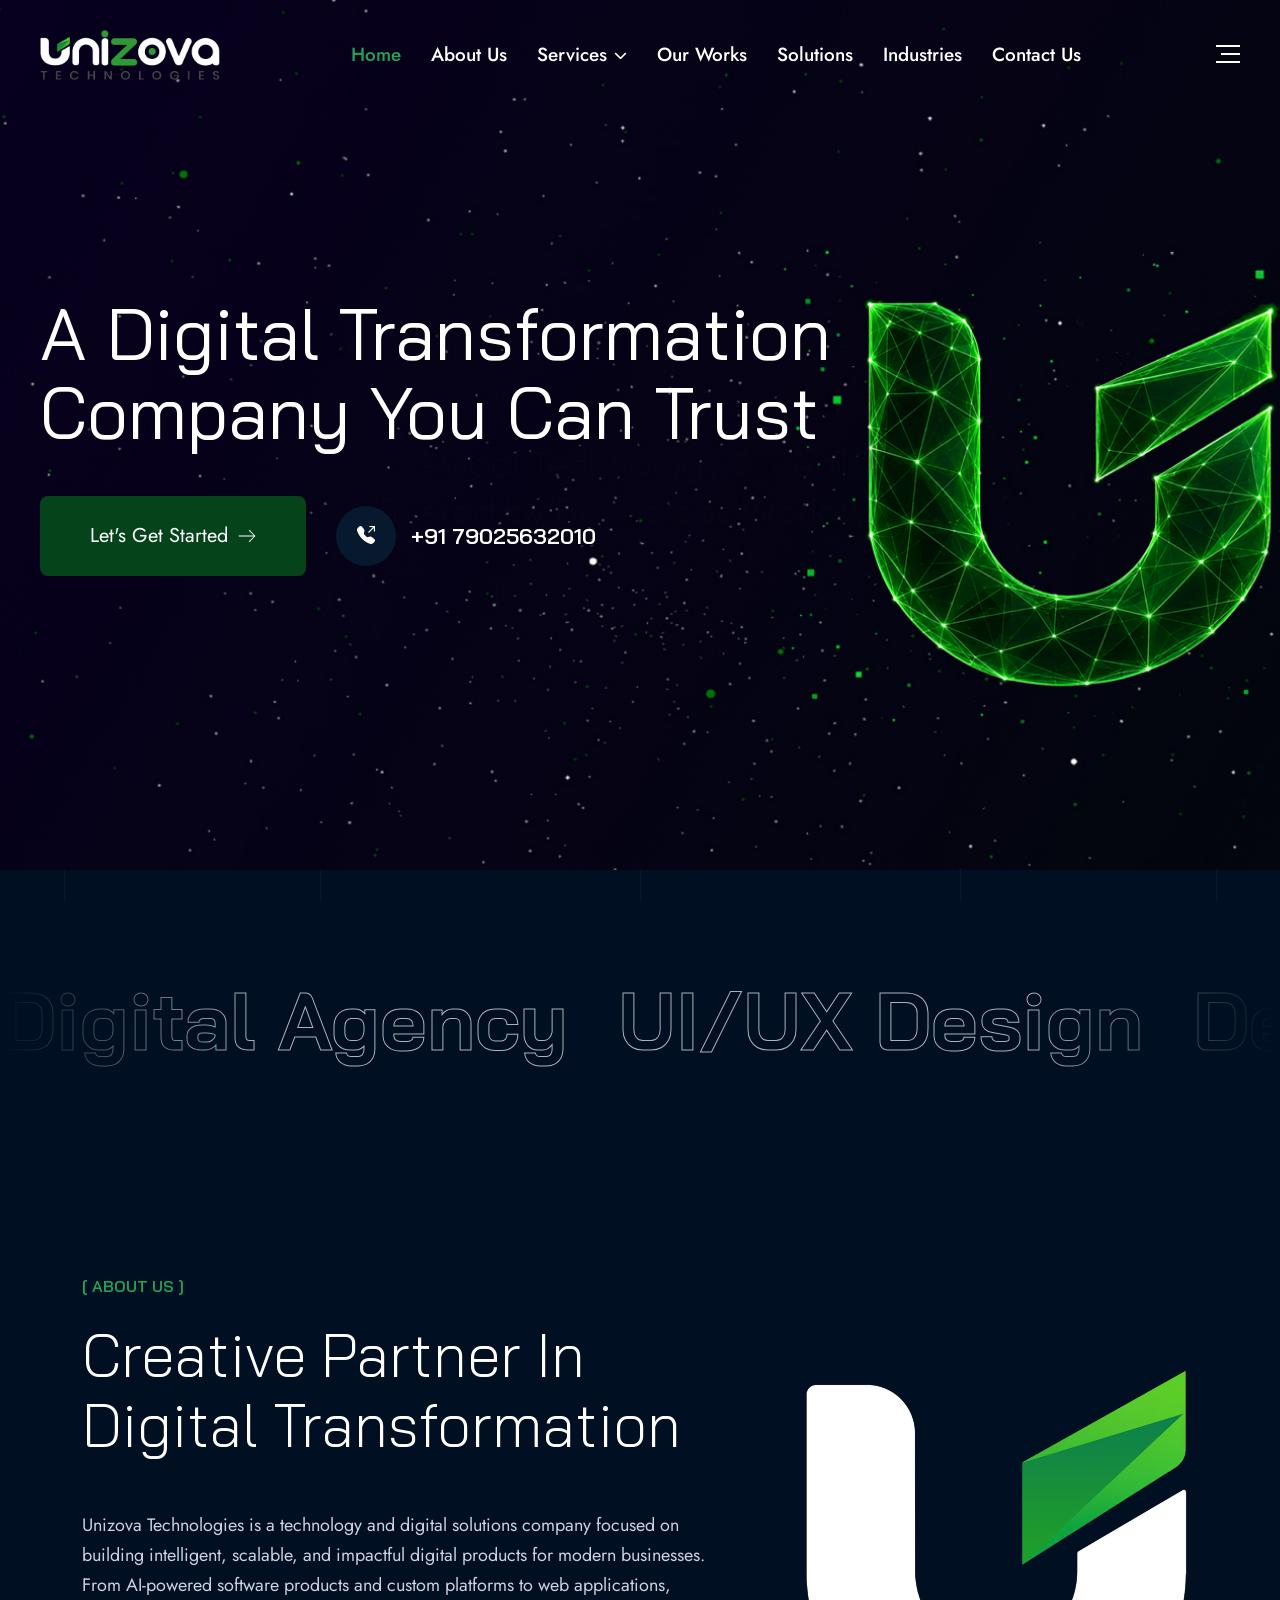
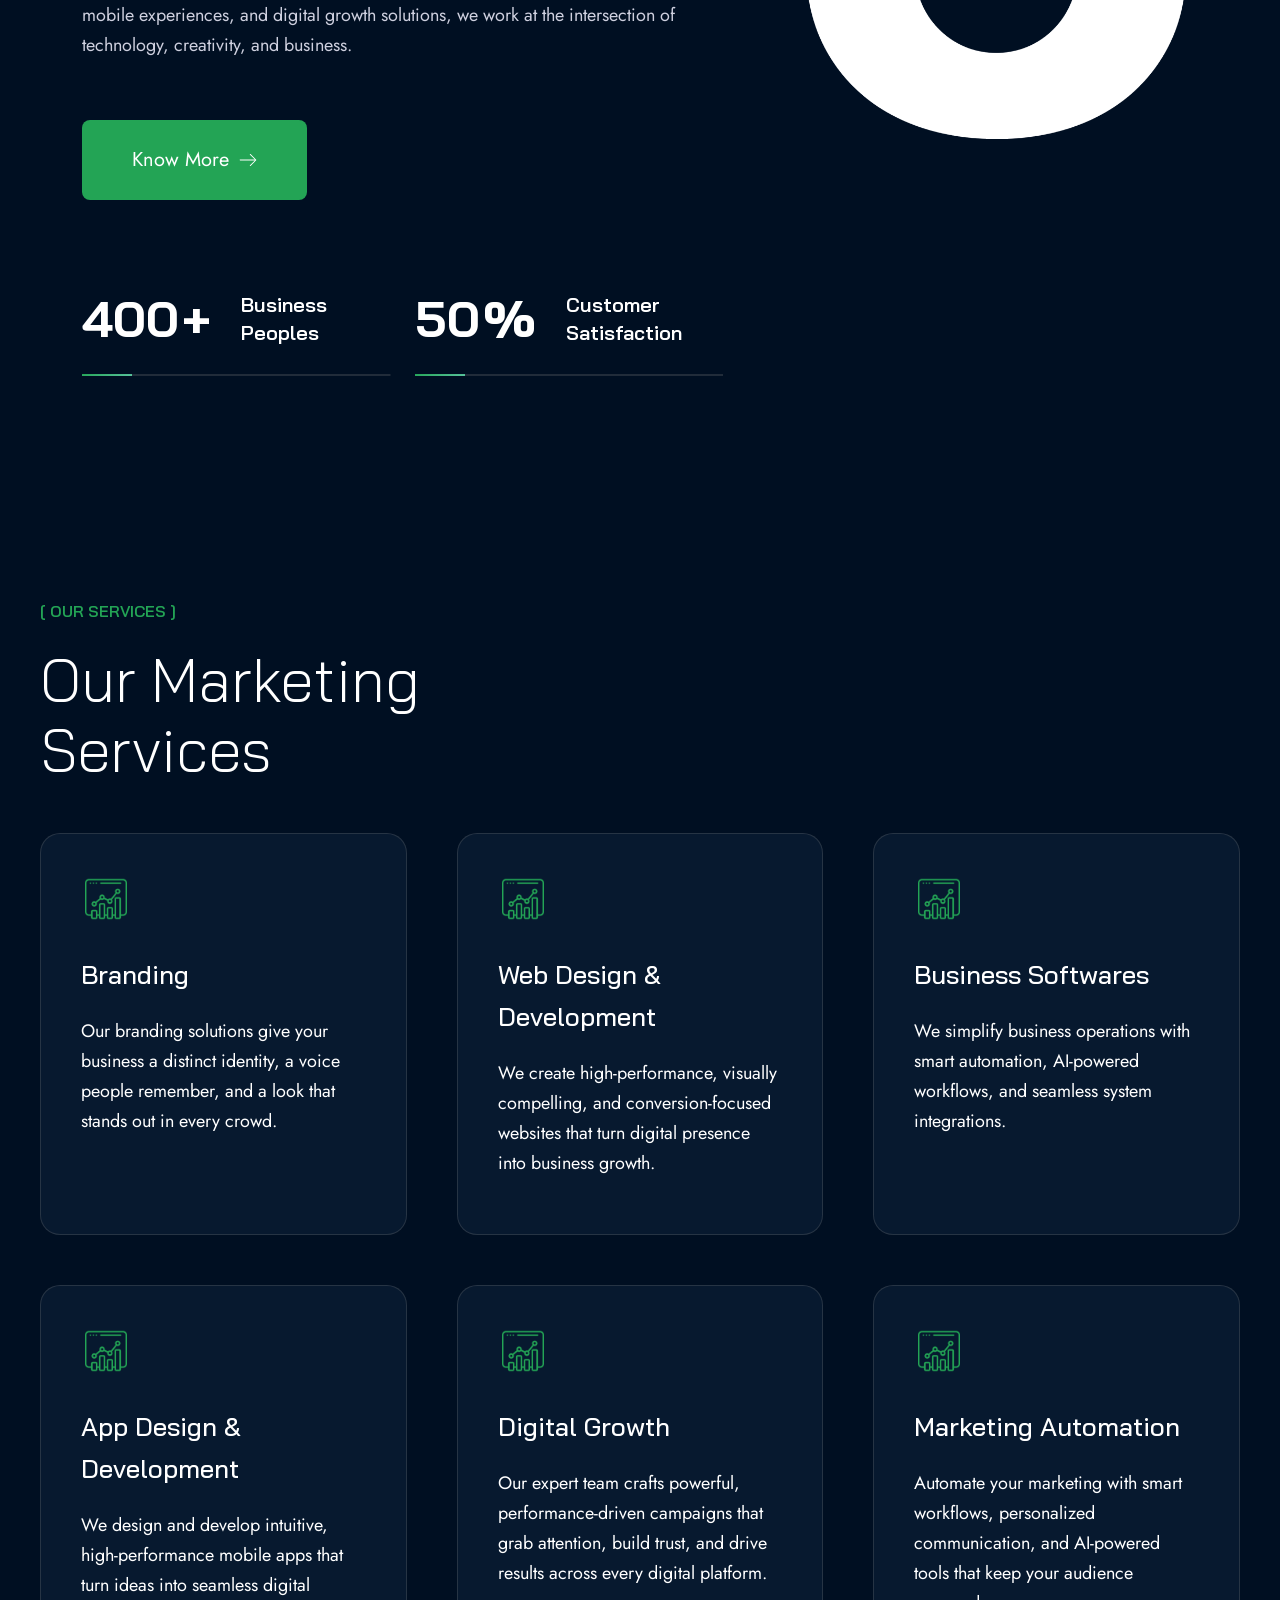
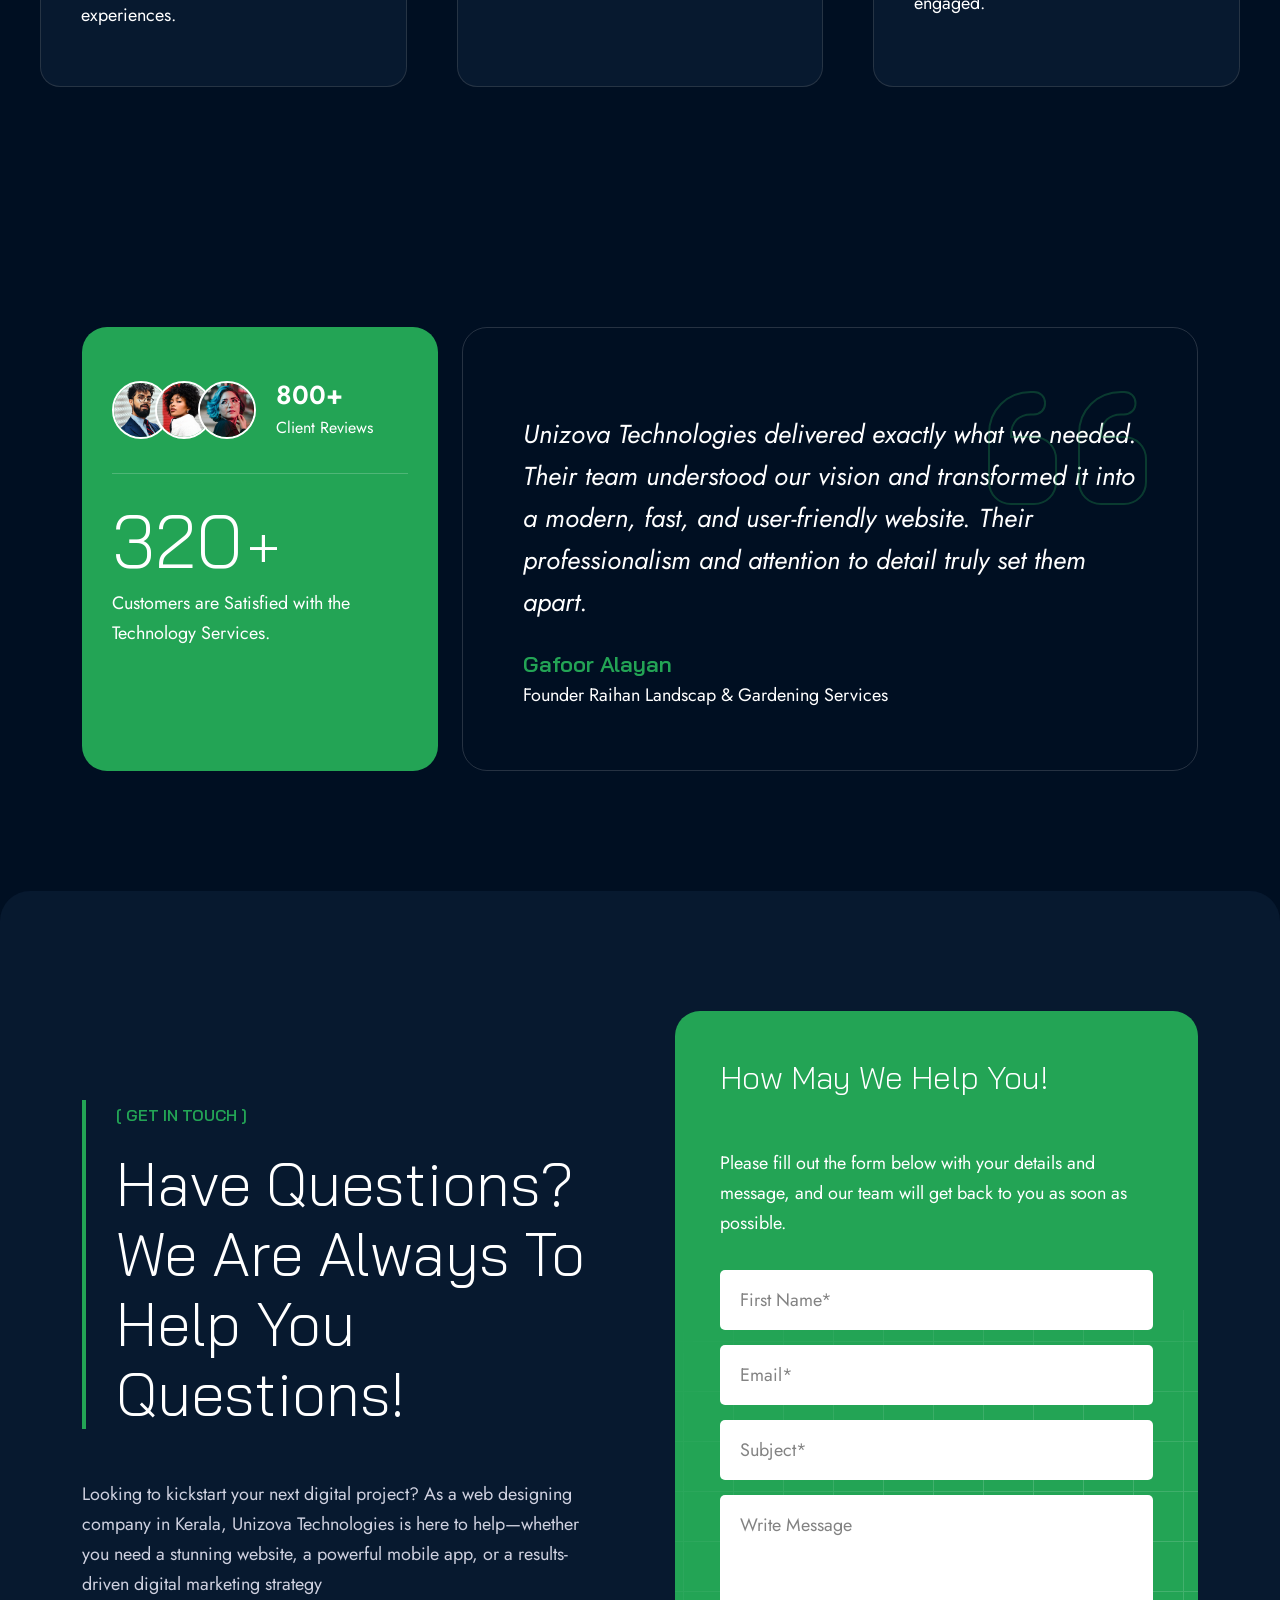
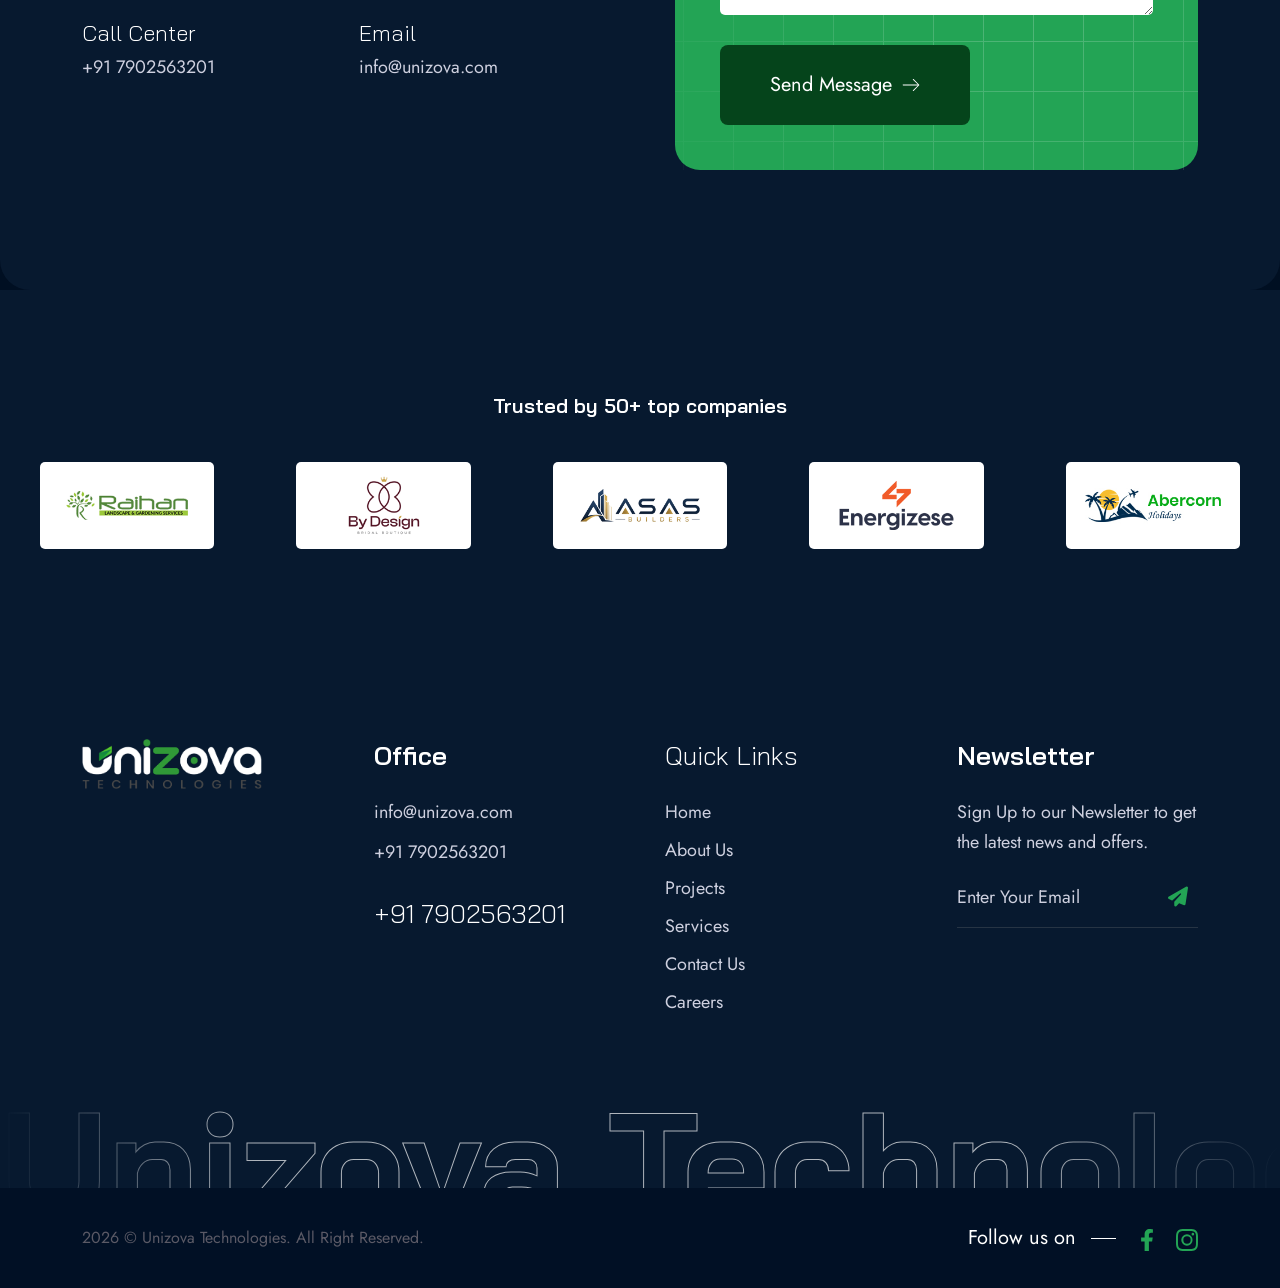
<file: index.html>
<!DOCTYPE html>
<html lang="zxx">
	
<head>
		<meta charset="utf-8">
		<meta name="keywords" content="Unizova Technologies - web designing company in kerala">
		<meta name="description" content="Choose Unizova Technologies, a trusted web designing company in Kerala, for modern websites, SEO services, and digital marketing that drives real business results.">
		<meta name="author" content="unizova.com">
		<meta name="viewport" content="width=device-width, initial-scale=1, shrink-to-fit=no">
		<title>Web Designing Company in Kerala | Unizova Technologies</title>
		
		<link rel="shortcut icon" href="images/favicon.png">
		<link href="https://fonts.googleapis.com/css2?family=Jost:ital,wght@0,100..900;1,100..900&amp;family=Bai+Jamjuree:ital,wght@0,200;0,300;0,400;0,500;0,600;0,700;1,200;1,300;1,400;1,500;1,600;1,700&amp;display=swap" rel="stylesheet">

		<link rel="stylesheet" href="css/font-awesome/all.min.css">
		<link rel="stylesheet" href="css/bootstrap/bootstrap.min.css">
		<link rel="stylesheet" href="css/bootstrap/bootstrap-icons.min.css">
		<link rel="stylesheet" href="css/owl-carousel/owl.carousel.min.css">
		<link rel="stylesheet" href="css/lenis/lenis.css">
		<link rel="stylesheet" href="css/swiper/swiper.min.css">
		<link rel="stylesheet" href="css/animate/animate.min.css">
		<link rel="stylesheet" href="css/magnific-popup/magnific-popup.css">
		<link rel="stylesheet" href="css/slideshow/subtle-slideshow.css">

		<link rel="stylesheet" href="css/style.css">
	</head>
	<body>

		<div id="cursor">
			<div class="cursor__circle"></div>
		</div>
		
		<div id="page" class="main">

			<header class="header header-sticky">
				<nav class="navbar navbar-static-top navbar-expand-lg">
					<div class="container-fluid main-header position-relative">
						<a class="navbar-brand" href="index.html">
							<img class="img-fluid" src="images/logo-white.png" alt="logo">
						</a>
						<div class="navbar-collapse collapse">
							<ul class="nav navbar-nav">
								<li class="nav-item active"><a class="nav-link" href="index.html">Home</a></li>
								<li class="nav-item"><a class="nav-link" href="about-us.html">About Us</a></li>
								<li class="dropdown nav-item">
									<a class="nav-link" href="javascript:void(0)" data-bs-toggle="dropdown">Services<i class="fa-solid fa-chevron-down"></i
									></a>
									<ul class="dropdown-menu" aria-labelledby="navbarDropdown">
										<li><a class="dropdown-item" href="branding-company-kerala.html"><span>Branding</span></a></li>
										<li><a class="dropdown-item" href="web-designing-company-in-kerala.html"><span>Web Design & Development</span></a></li>
										<li><a class="dropdown-item" href="mobile-app-development-company-kerala.html"><span>App Design & Development</span></a></li>
										<li><a class="dropdown-item" href="digital-marketing-company-in-kerala.html"><span>Digital Growth</span></a></li>
									</ul>
								</li>
								<li class="nav-item"><a class="nav-link" href="projects.html">Our Works</a></li>
								<li class="nav-item"><a class="nav-link" href="#">Solutions</a></li>
								<li class="nav-item"><a class="nav-link" href="#">Industries</a></li>
								<li class="nav-item"><a class="nav-link" href="contact-us.html">Contact Us</a></li>
							</ul>
						</div>
						<div class="action-group">
							<div class="header-phone-number ">
								<a href="tel:+91 7902563201"><i class="fa-solid fa-phone-volume"></i></a>
							</div>
							<a class="menu-btn hamburger" href="#" data-bs-toggle="offcanvas" data-bs-target="#offcanvasRight" aria-controls="offcanvasRight">
								<span class="hamburger-container">
									<span class="hamburger-inner"></span>
									<span class="hamburger-hidden"></span>
								</span>
							</a>
							<div class="mobile-action d-block d-lg-none">
								<div class="mobile-hamburger">
									<a class="hamburger" href="#" data-bs-toggle="offcanvas" data-bs-target="#menuOffcanvas" aria-controls="menuOffcanvas">
										<span class="hamburger-container">
											<span class="hamburger-inner"></span>
											<span class="hamburger-hidden"></span>
										</span>
									</a>
								</div>
							</div>
						</div>
					</div>
				</nav>
			</header>

			<div class="offcanvas main-menu-offcanvas offcanvas-end" tabindex="-1" id="menuOffcanvas">
				<div class="offcanvas-header">
					<h5 class="offcanvas-title" id="offcanvasNavbar2Label">Main Menu</h5>
					<button type="button" class="btn-close" data-bs-dismiss="offcanvas" aria-label="Close">
						<i class="fa-solid fa-xmark"></i>
					</button>
				</div>
				<div class="offcanvas-body lenis-scroll-disable">
					<div class="body-inner h-100 pe-3 lenis-scroll-disable">
						<nav class="navbar h-100">
							 <ul class="navbar-nav h-100">
								<li class="nav-item active"><a class="nav-link" href="index.html">Home</a></li>
								<li class="nav-item"><a class="nav-link" href="about-us.html">About Us</a></li>
								<li class="dropdown nav-item">
									<a class="nav-link" href="javascript:void(0)" data-bs-toggle="dropdown">Services<i class="fa-solid fa-chevron-down"></i
									></a>
									<ul class="dropdown-menu" aria-labelledby="navbarDropdown">
										<li><a class="dropdown-item" href="branding-company-kerala.html"><span>Branding</span></a></li>
										<li><a class="dropdown-item" href="web-designing-company-in-kerala.html"><span>Web Design & Development</span></a></li>
										<li><a class="dropdown-item" href="mobile-app-development-company-kerala.html"><span>App Design & Development</span></a></li>
										<li><a class="dropdown-item" href="digital-marketing-company-in-kerala.html"><span>Digital Growth</span></a></li>
									</ul>
								</li>
								<li class="nav-item"><a class="nav-link" href="projects.html">Our Works</a></li>
								<li class="nav-item"><a class="nav-link" href="#">Solutions</a></li>
								<li class="nav-item"><a class="nav-link" href="#">Industries</a></li>
								<li class="nav-item"><a class="nav-link" href="contact-us.html">Contact Us</a></li>
							</ul>
						</nav>
					</div>
				</div>
			</div>

			<div class="offcanvas offcanvas-end header-sidepanel bg-white" tabindex="-1" id="offcanvasRight">
				<div class="offcanvas-header text-end justify-content-end">
					<button type="button" class="btn-close text-reset" data-bs-dismiss="offcanvas" aria-label="Close">
						<i class="fa-solid fa-xmark"></i>
					</button>
				</div>
				<div class="offcanvas-body lenis-scroll-disable">
					<div class="sidebar-menu h-100 d-flex flex-column">
						<div class="about-us-box">
							<h5 class="title">Your Digital Growth Partner</h5>
							<p>Unizova Technologies is a dynamic digital agency specializing in Web Design & Development, Mobile App Development, and Digital Marketing. We empower businesses to build a strong online presence with creative design, robust technology, and result-driven marketing strategies.</p>
						</div>

						<div class="widget-social">
							<ul class="social-icon">
								<li>
									<a href="https://www.facebook.com/people/Unixweb/61575742286229/" target="_blank"><i class="icon">
										<svg width="22" height="22" fill="#23a455" viewBox="0 0 320 512"><path d="M279.14 288l14.22-92.66h-88.91v-60.13c0-25.35 12.42-50.06 52.24-50.06h40.42V6.26S260.43 0 225.36 0c-73.22 0-121.08 44.38-121.08 124.72v70.62H22.89V288h81.39v224h100.17V288z"></path></svg>
									</i>
									Facebook</a></li>
								<li>
									<a href="https://www.instagram.com/unix_web/" target="_blank"><i class="icon">
										<svg width="22" height="22" fill="#23a455" viewBox="0 0 16 16">
											<path d="M8 0C5.829 0 5.556.01 4.703.048 3.85.088 3.269.222 2.76.42a3.9 3.9 0 0 0-1.417.923A3.9 3.9 0 0 0 .42 2.76C.222 3.268.087 3.85.048 4.7.01 5.555 0 5.827 0 8.001c0 2.172.01 2.444.048 3.297.04.852.174 1.433.372 1.942.205.526.478.972.923 1.417.444.445.89.719 1.416.923.51.198 1.09.333 1.942.372C5.555 15.99 5.827 16 8 16s2.444-.01 3.298-.048c.851-.04 1.434-.174 1.943-.372a3.9 3.9 0 0 0 1.416-.923c.445-.445.718-.891.923-1.417.197-.509.332-1.09.372-1.942C15.99 10.445 16 10.173 16 8s-.01-2.445-.048-3.299c-.04-.851-.175-1.433-.372-1.941a3.9 3.9 0 0 0-.923-1.417A3.9 3.9 0 0 0 13.24.42c-.51-.198-1.092-.333-1.943-.372C10.443.01 10.172 0 7.998 0zm-.717 1.442h.718c2.136 0 2.389.007 3.232.046.78.035 1.204.166 1.486.275.373.145.64.319.92.599s.453.546.598.92c.11.281.24.705.275 1.485.039.843.047 1.096.047 3.231s-.008 2.389-.047 3.232c-.035.78-.166 1.203-.275 1.485a2.5 2.5 0 0 1-.599.919c-.28.28-.546.453-.92.598-.28.11-.704.24-1.485.276-.843.038-1.096.047-3.232.047s-2.39-.009-3.233-.047c-.78-.036-1.203-.166-1.485-.276a2.5 2.5 0 0 1-.92-.598 2.5 2.5 0 0 1-.6-.92c-.109-.281-.24-.705-.275-1.485-.038-.843-.046-1.096-.046-3.233s.008-2.388.046-3.231c.036-.78.166-1.204.276-1.486.145-.373.319-.64.599-.92s.546-.453.92-.598c.282-.11.705-.24 1.485-.276.738-.034 1.024-.044 2.515-.045zm4.988 1.328a.96.96 0 1 0 0 1.92.96.96 0 0 0 0-1.92m-4.27 1.122a4.109 4.109 0 1 0 0 8.217 4.109 4.109 0 0 0 0-8.217m0 1.441a2.667 2.667 0 1 1 0 5.334 2.667 2.667 0 0 1 0-5.334"/>
										</svg>
									</i>
									Instagram</a></li>
							</ul>
						</div>

						<div class="contact-info-box">
							<h4 class="title">Contact Details</h4>
							<ul>
								<li><a href="mailto:info@unizova.com">info@unizova.com</a></li>
								<li><a href="tel:+91 7902563201">+91 7902563201</a></li>
							</ul>
						</div>
					</div>
				</div>
			</div>

			
			<div class="site-content">

				<div class="container-fluid">
					<div class="item-efftect">
						 <div class="efftect overflow-hidden"></div>
						 <div class="efftect overflow-hidden"></div>
						 <div class="efftect overflow-hidden"></div>
						 <div class="efftect overflow-hidden"></div>
						 <div class="efftect overflow-hidden"></div>
					</div>
				</div>


				<section>
					<div class="main-banner main-banner-1">

							<div id="bg-slider">
								<img src="images/banner/banner-01/banner-img-1.jpg" alt="">
								<img src="images/banner/banner-01/banner-img-2.jpg" alt="">
							</div>

							<div class="main-banner-content h-100">
								<div class="container-fluid h-100">
									<div class="row h-100 align-items-center">
										<div class="col-md-12">
											<div class="banner-content">
												<h1 class="title wow fadeInUp" data-wow-delay="0.0s" data-wow-duration="1500ms">A digital transformation company you can trust</h1>
												<div class="banner-info wow fadeInUp" data-wow-delay="0.8s" data-wow-duration="1500ms">
													<div class="get-started-btn">
														<a class="btn btn-dark" href="contact-us.html">
															Let's Get Started
															<svg fill="#ffffff" width="18px" height="18px" viewBox="0 0 32 32" version="1.1">
																<g id="SVGRepo_bgCarrier" stroke-width="0"></g>
																<g id="SVGRepo_tracerCarrier" stroke-linecap="round" stroke-linejoin="round"></g>
																<g id="SVGRepo_iconCarrier"><path d="M30.713 16.090c0.009-0.041 0.014-0.087 0.014-0.135 0-0.004-0-0.008-0-0.011v0.001c-0.006-0.184-0.079-0.35-0.196-0.475l0 0-10-10c-0.136-0.135-0.323-0.218-0.529-0.218-0.415 0-0.751 0.336-0.751 0.751 0 0.206 0.083 0.393 0.218 0.528l8.721 8.72h-26.189c-0.414 0-0.75 0.336-0.75 0.75s0.336 0.75 0.75 0.75v0h26.188l-8.72 8.719c-0.136 0.136-0.22 0.324-0.22 0.531 0 0.415 0.336 0.751 0.751 0.751 0.207 0 0.395-0.084 0.531-0.22l10-10.001c0.025-0.026 0.017-0.064 0.038-0.093 0.040-0.052 0.098-0.088 0.124-0.151 0.013-0.050 0.020-0.108 0.020-0.167 0-0.011-0-0.021-0.001-0.032l0 0.002z"></path></g>
															</svg>
														</a>
													</div>
													<div class="call-center-box">
														<div class="call-icon"><i class="bi bi-telephone-outbound-fill"></i></div>
														<div class="call-info">
															<a href="tel:+91 7902563201">+91 79025632010</a>
														</div>
													</div>
												</div>
											</div>
										</div>
									</div>
								</div>
							</div>

					</div>
				</section>

				<div class="content-wrapper">

				<section>
                    <div class="space-medium-ptb">
                                <div class="container-fluid p-0">
                                  <div class="row g-0">
                                    <div class="col-md-12">
                                      <div class="marquee-wrapper marquee-fade">
                                        <div class="marquee-inner">
                                          <div class="marquee-item">
                                            <span class="title">Digital Agency</span>
                                          </div>
                                          <div class="marquee-item">
                                            <span class="title">UI/UX Design</span>
                                          </div>
                                          <div class="marquee-item">
                                            <span class="title">Development</span>
                                          </div>
                                          <div class="marquee-item">
                                            <span class="title">Data Analysis</span>
                                          </div>
                                          <div class="marquee-item">
                                            <span class="title">Digital Marketing</span>
                                          </div>
                                          <div class="marquee-item">
                                            <span class="title">Digital Agency</span>
                                          </div>
                                          <div class="marquee-item">
                                            <span class="title">UI/UX Design</span>
                                          </div>
                                          <div class="marquee-item">
                                            <span class="title">Development</span>
                                          </div>
                                          <div class="marquee-item">
                                            <span class="title">Data Analysis</span>
                                          </div>
                                          <div class="marquee-item">
                                            <span class="title">Digital Marketing</span>
                                          </div>
                                        </div>
                                      </div>
                                    </div>
                                  </div>
                                </div>
                              </div>
                </section>
                

				<section class="space-medium-ptb">
					<div class="container">
						<div class="row justify-content-between">
							<div class="col-lg-7 mb-5 mb-lg-0">
								<div class="d-flex flex-column justify-content-between h-100">
									<div class="section-title wow fadeInUp" data-swiper-animation="fadeInUp" data-duration="0.1s" data-delay="0.25s">
										<span class="sub-title">[ About Us ]</span>
										<h2 class="title"> Creative Partner In Digital Transformation </h2>
												<p class="mb-4 pb-0 pb-md-3" >Unizova Technologies is a technology and digital solutions company focused on building intelligent, scalable, and impactful digital products for modern businesses. From AI-powered software products and custom platforms to web applications, mobile experiences, and digital growth solutions, we work at the intersection of technology, creativity, and business.</p>
									</div>
									<div class="row">
										<div class="col-sm-12 mt-4 mt-sm-0">
											<div class="mb-4 pb-0 pb-md-3 wow fadeInUp" data-swiper-animation="fadeInUp" data-duration="0.1s" data-delay="0.25s">
												<a class="btn" href="about-us.html">
													Know More
													<svg fill="#ffffff" width="18px" height="18px" viewBox="0 0 32 32"><path d="M30.713 16.090c0.009-0.041 0.014-0.087 0.014-0.135 0-0.004-0-0.008-0-0.011v0.001c-0.006-0.184-0.079-0.35-0.196-0.475l0 0-10-10c-0.136-0.135-0.323-0.218-0.529-0.218-0.415 0-0.751 0.336-0.751 0.751 0 0.206 0.083 0.393 0.218 0.528l8.721 8.72h-26.189c-0.414 0-0.75 0.336-0.75 0.75s0.336 0.75 0.75 0.75v0h26.188l-8.72 8.719c-0.136 0.136-0.22 0.324-0.22 0.531 0 0.415 0.336 0.751 0.751 0.751 0.207 0 0.395-0.084 0.531-0.22l10-10.001c0.025-0.026 0.017-0.064 0.038-0.093 0.040-0.052 0.098-0.088 0.124-0.151 0.013-0.050 0.020-0.108 0.020-0.167 0-0.011-0-0.021-0.001-0.032l0 0.002z"/>
													</svg>
												</a>
											</div>
										</div>
									</div>
									<div class="row mt-4">
										<div class="col-sm-6">
											<div class="counter counter-style-1 pgsDownToUP wow fadeInUp" data-wow-delay="0.2s" data-wow-duration="1500ms">
												<div class="counter-number">
													<span class="timer mb-0" data-to="800" data-speed="2000">800</span>
													<span class="suffix">+</span>
												</div>
												<div class="counter-info">
													<span class="counter-title">Business Peoples</span>
												</div>
											</div>
										</div>
										<div class="col-sm-6">
											<div class="counter counter-style-1 pgsDownToUP wow fadeInUp"  data-wow-delay="0.2s" data-wow-duration="1500ms">
												<div class="counter-number">
													<span class="timer mb-0" data-to="100" data-speed="2000">100</span>
													<span class="suffix">%</span>
												</div>
												<div class="counter-info">
													<span class="counter-title">Customer Satisfaction</span>
												</div>
											</div>
										</div>
									</div>
								</div>
							</div>
							<div class="col-lg-5">
								<div class="about-img ps-xl-5">
									<img class="img-fluid radius-20 wow pgsRightToLeft" src="images/about/about-01.png" alt="#">
								</div>
							</div>
						</div>
					</div>
				</section>

				<section class="space-ptb">
					<div class="container-fluid">
						<div class="row justify-content-between">
							<div class="col-xxl-5 col-lg-6">
								<div class="section-title mb-0 wow fadeInUp" data-wow-delay="0.1s" data-wow-duration="1500ms">
									<span class="sub-title">[ Our Services ]</span>
									<h2 class="title mb-0">Our Marketing Services</h2>
								</div>
							</div>
						</div>

						<div class="row mt-4 mt-md-5">
							<div class="col-sm-12">
								<div class="services grid-wrapper grid-xl-3 grid-lg-2 grid-xs-1">

                                    	<a href="branding-company-kerala.html" class="service-item wow fadeInUp" data-wow-delay="0.1s" data-wow-duration="1500ms">
										<div class="service-icon">
											<img class="img-fluid main-icon" src="images/service/icon/colored-icon/marketing_strategy.svg" alt="">
											<img class="img-fluid hover-icon" src="images/service/icon/marketing_strategy.svg" alt="">
										</div>
										<div class="service-content">
											<h4 class="service-title">Branding</h4>
											<p class="service-description">Our branding solutions give your business a distinct identity, a voice people remember, and a look that stands out in every crowd.</p>
										</div>
                                        </a>

                                    	<a href="web-designing-company-in-kerala.html" class="service-item wow fadeInUp" data-wow-delay="0.1s" data-wow-duration="1500ms">
										<div class="service-icon">
											<img class="img-fluid main-icon" src="images/service/icon/colored-icon/marketing_strategy.svg" alt="">
											<img class="img-fluid hover-icon" src="images/service/icon/marketing_strategy.svg" alt="">
										</div>
										<div class="service-content">
											<h4 class="service-title">Web Design &amp; Development</h4>
											<p class="service-description">We create high-performance, visually compelling, and conversion-focused websites that turn digital presence into business growth.</p>
										</div>
                                        </a>

                                    	<a href="#" class="service-item wow fadeInUp" data-wow-delay="0.1s" data-wow-duration="1500ms">
										<div class="service-icon">
											<img class="img-fluid main-icon" src="images/service/icon/colored-icon/marketing_strategy.svg" alt="">
											<img class="img-fluid hover-icon" src="images/service/icon/marketing_strategy.svg" alt="">
										</div>
										<div class="service-content">
											<h4 class="service-title">Business Softwares</h4>
											<p class="service-description">We simplify business operations with smart automation, AI-powered workflows, and seamless system integrations.</p>
										</div>
                                        </a>
                                        
                                    	<a href="mobile-app-development-company-kerala.html" class="service-item wow fadeInUp" data-wow-delay="0.1s" data-wow-duration="1500ms">
										<div class="service-icon">
											<img class="img-fluid main-icon" src="images/service/icon/colored-icon/marketing_strategy.svg" alt="">
											<img class="img-fluid hover-icon" src="images/service/icon/marketing_strategy.svg" alt="">
										</div>
										<div class="service-content">
											<h4 class="service-title">App Design &amp; Development</h4>
											<p class="service-description">We design and develop intuitive, high-performance mobile apps that turn ideas into seamless digital experiences.</p>
										</div>
                                        </a>
                                        
                                    	<a href="digital-marketing-company-in-kerala.html" class="service-item wow fadeInUp" data-wow-delay="0.1s" data-wow-duration="1500ms">
										<div class="service-icon">
											<img class="img-fluid main-icon" src="images/service/icon/colored-icon/marketing_strategy.svg" alt="">
											<img class="img-fluid hover-icon" src="images/service/icon/marketing_strategy.svg" alt="">
										</div>
										<div class="service-content">
											<h4 class="service-title">Digital Growth</h4>
											<p class="service-description">Our expert team crafts powerful, performance-driven campaigns that grab attention, build trust, and drive results across every digital platform.</p>
										</div>
                                        </a>
                                        
                                    	<a href="#" class="service-item wow fadeInUp" data-wow-delay="0.1s" data-wow-duration="1500ms">
										<div class="service-icon">
											<img class="img-fluid main-icon" src="images/service/icon/colored-icon/marketing_strategy.svg" alt="">
											<img class="img-fluid hover-icon" src="images/service/icon/marketing_strategy.svg" alt="">
										</div>
										<div class="service-content">
											<h4 class="service-title">Marketing Automation</h4>
											<p class="service-description">Automate your marketing with smart workflows, personalized communication, and AI-powered tools that keep your audience engaged.</p>
										</div>
                                        </a>
                                        
								</div>
							</div>
						</div>
					</div>
				</section>

					<section class="space-ptb">
						<div class="container">
							<div class="row justify-content-between">
								<div class="col-lg-4 col-md-5">
									<div class="action-box">
										<div class="client-reviews wow fadeInUp" data-wow-delay="0.1s" data-wow-duration="1500ms">
											<ul class="client-profile">
												<li>
													<img class="img-fluid" src="images/avatar/01.jpg" alt="">
												</li>
												<li>
													<img class="img-fluid" src="images/avatar/02.jpg" alt="">
												</li>
												<li>
													<img class="img-fluid" src="images/avatar/03.jpg" alt="">
												</li>
											</ul>
											<div class="reviews"><span class="reviews-number text-white"> 800+</span> <span>Client Reviews</span></div>
										</div>
										<div class="action-box-content wow fadeInUp" data-wow-delay="0.1s" data-wow-duration="1500ms">
											<div class="counter counter-style-1 p-0">
												<div class="counter-number">
													<h2 class="timer" data-to="800" data-speed="2000" >800</h2>
													<h2 class="suffix mb-0">+</h2>
												</div>
											</div>
											<p class="rating-description">Customers are Satisfied with the Technology Services.</p>
										</div>
									</div>
								</div>
							<div class="col-lg-8 mt-4 mt-lg-0 overflow-hidden wow fadeInUp" data-wow-delay="0.1s" data-wow-duration="1500ms">
								<div class="owl-carousel owl-nav-center slider-overflow" data-nav-arrow="true" data-items="1" data-lg-items="1" data-md-items="1" data-sm-items="1" data-xs-items="1" data-space="24">
									<div class="item" data-cursor-type="arrow">
										<div class="testimonial-wrapper">
											<div class="testimonial-quote">
												<i class="fa-solid fa-quote-left"></i>
											</div>
											<div class="testimonial-content">
												<p>Unizova Technologies delivered exactly what we needed. Their team understood our vision and transformed it into a modern, fast, and user-friendly website. Their professionalism and attention to detail truly set them apart.</p>
											</div>
											<div class="testimonial-author">
												<div class="author-info">
													<h6 class="author-name">Gafoor Alayan</h6>
													<span class="author-position">Founder Raihan Landscap &amp; Gardening Services</span>
												</div>
											</div>
										</div>
									</div>
									<div class="item" data-cursor-type="arrow">
										<div class="testimonial-wrapper">
											<div class="testimonial-quote">
												<i class="fa-solid fa-quote-left"></i>
											</div>
											<div class="testimonial-content">
												<p>Choosing Unizova Technologies was one of the best business decisions we made. Their technical expertise, creativity, and commitment to deadlines made the entire process stress-free and successful.</p>
											</div>
											<div class="testimonial-author">
												<div class="author-info">
													<h6 class="author-name">Rubi</h6>
													<span class="author-position">MD &amp; Founder Rubix Furniture</span>
												</div>
											</div>
										</div>
									</div>
									<div class="item" data-cursor-type="arrow">
										<div class="testimonial-wrapper">
											<div class="testimonial-quote">
												<i class="fa-solid fa-quote-left"></i>
											</div>
											<div class="testimonial-content">
												<p>Working with Unizova Technologies was a fantastic experience. They designed a beautiful, user-friendly website for our travel agency that perfectly represents our brand. Highly professional, creative, and responsive throughout the process!</p>
											</div>
											<div class="testimonial-author">
												<div class="author-info">
													<h6 class="author-name">Saheer Mohammed</h6>
													<span class="author-position">MD H&S Tours and Travels</span>
												</div>
											</div>
										</div>
									</div>
									<div class="item" data-cursor-type="arrow">
										<div class="testimonial-wrapper">
											<div class="testimonial-quote">
												<i class="fa-solid fa-quote-left"></i>
											</div>
											<div class="testimonial-content">
												<p>Unizova Technologies completely transformed our online presence. Within just 3 months of starting their digital marketing services, our leads increased by more than 60%. Their strategy, transparency, and regular reporting really impressed us.</p>
											</div>
											<div class="testimonial-author">
												<div class="author-info">
													<h6 class="author-name">Amal Jhon</h6>
													<span class="author-position">Founder Bodhi Ayurvedic Wellnes Spa</span>
												</div>
											</div>
										</div>
									</div>
									<div class="item" data-cursor-type="arrow">
										<div class="testimonial-wrapper">
											<div class="testimonial-quote">
												<i class="fa-solid fa-quote-left"></i>
											</div>
											<div class="testimonial-content">
												<p>We're delighted with the website designed by Unizova Technologies for our ladies-only travel group, Chiraku! The design is sleek, modern, and perfectly reflects our brand's spirit. Thanku so much. </p>
											</div>
											<div class="testimonial-author">
												<div class="author-info">
													<h6 class="author-name">Shahanas</h6>
													<span class="author-position">MD Chiraku</span>
												</div>
											</div>
										</div>
									</div>
								</div>
							</div>
							</div>
						</div>
					</section>

				<section>
					<div class="space-ptb rounded-section bg-dark">
						<div class="container">
							<div class="row justify-content-center">
								<div class="col-md-12">
									<div class="grid-wrapper grid-xl-2 grid-lg-2 align-items-center grid-md-1">
										<div class="grid-left">
											<div class="section-title wow fadeInUp" data-wow-delay="0.1s" data-wow-duration="1500ms">
												<div class="title-border">
													<span class="sub-title">[ Get in Touch ]</span>
													<h2 class="title">Have questions? We are always to help you questions!</h2>
												</div>
												<p>Looking to kickstart your next digital project? As a web designing company in Kerala, Unizova Technologies is here to help—whether you need a stunning website, a powerful mobile app, or a results-driven digital marketing strategy</p>
											</div>
											<div class="grid-wrapper grid-xl-2 grid-lg-2 grid-md-2 grid-xs-1 grid-gap-50">
												<div class="contact-icon-box wow fadeInUp" data-wow-delay="0.1s" data-wow-duration="1500ms">
													<div class="icon-box-info">
														<h6 class="title">Call Center</h6>
														<ul>
															<li>+91 7902563201</li>
														</ul>
													</div>
												</div>
												<div class="contact-icon-box wow fadeInUp" data-wow-delay="0.3s" data-wow-duration="1500ms">
													<div class="icon-box-info">
														<h6 class="title">Email</h6>
														<ul>
															<li>
																<a class="email" href="mailto:sample@example.com">info@unizova.com</a>
															</li>
														</ul>
													</div>
												</div>
											</div>
										</div>
										<div class="grid-right">
											<div class="contact-form-box wow fadeInUp" data-wow-delay="0.1s" data-wow-duration="1500ms">
												<div class="section-title mb-4 pb-lg-2">
													<h4 class="title">How May We Help You!</h4>
													<p class="text-white">Please fill out the form below with your details and message, and our team will get back to you as soon as possible.</p>
												</div>
												<form class="contact-form form-style-fill">
													<div class="row">
														<div class="col-md-12">
															<input type="text" class="form-control" placeholder="First Name*" aria-label="First name" required>
														</div>
														<div class="col-md-12">
															<input type="email" class="form-control" placeholder="Email*" aria-label="Email" required>
														</div>
														<div class="col-md-12">
															<input type="text" class="form-control" placeholder="Subject*" aria-label="Subject" required>
														</div>
														<div class="col-md-12">
															<textarea class="form-control" placeholder="Write Message" rows="3"></textarea>
														</div>
														<div class="col-md-12">
															<button type="submit" class="btn btn-dark">Send Message 
																<svg fill="#ffffff" width="18px" height="18px" viewBox="0 0 32 32" version="1.1">
																	<path d="M30.713 16.090c0.009-0.041 0.014-0.087 0.014-0.135 0-0.004-0-0.008-0-0.011v0.001c-0.006-0.184-0.079-0.35-0.196-0.475l0 0-10-10c-0.136-0.135-0.323-0.218-0.529-0.218-0.415 0-0.751 0.336-0.751 0.751 0 0.206 0.083 0.393 0.218 0.528l8.721 8.72h-26.189c-0.414 0-0.75 0.336-0.75 0.75s0.336 0.75 0.75 0.75v0h26.188l-8.72 8.719c-0.136 0.136-0.22 0.324-0.22 0.531 0 0.415 0.336 0.751 0.751 0.751 0.207 0 0.395-0.084 0.531-0.22l10-10.001c0.025-0.026 0.017-0.064 0.038-0.093 0.040-0.052 0.098-0.088 0.124-0.151 0.013-0.050 0.020-0.108 0.020-0.167 0-0.011-0-0.021-0.001-0.032l0 0.002z"></path>
																</svg>
															</button>
														</div>
													</div>
												</form>
											</div>
										</div>
									</div>
								</div>
							</div>
						</div>
					</div>
				</section>

                
				<section class="client-logo-section wow fadeInUp" data-swiper-animation="fadeInUp" data-duration="0.3s" data-delay="0.25s">
					<div class=" bg-dark space-medium-ptb">
						<div class="container-fluid">
							<div class="row">
								<div class="col-md-12">
									<h6 class="trusted-client">Trusted by 50+ top companies</h6>
									<div class="client-logos">
										<div class="owl-carousel client-logo-slider" data-cursor-type="arrow" data-nav-dots="false" data-nav-arrow="false" data-items="6" data-lg-items="5" data-md-items="4" data-sm-items="3" data-xs-items="3" data-xx-items="2" data-space="82" data-autoheight="true">
											<div class="item">
												<img class="img-fluid" src="images/client-logo/brand-logo-1.png" alt="">
											</div>
											<div class="item">
												<img class="img-fluid" src="images/client-logo/brand-logo-2.png" alt="">
											</div>
											<div class="item">
												<img class="img-fluid" src="images/client-logo/brand-logo-3.png" alt="">
											</div>
											<div class="item">
												<img class="img-fluid" src="images/client-logo/brand-logo-4.png" alt="">
											</div>
											<div class="item">
												<img class="img-fluid" src="images/client-logo/brand-logo-5.png" alt="">
											</div>
											<div class="item">
												<img class="img-fluid" src="images/client-logo/brand-logo-6.png" alt="">
											</div>
											<div class="item">
												<img class="img-fluid" src="images/client-logo/brand-logo-7.png" alt="">
											</div>
										</div>
									</div>
								</div>
							</div>
						</div>
					</div>
				</section>


				</div>
			</div>


			<footer class="site-footer footer-dark">
				<div class="footer-main">
					<div class="container">
						<div class="grid-wrapper grid-xl-4 grid-md-2 grid-xs-1">
							<div class="item">
								<a class="footer-logo" href="index.html">
									<img class="img-fluid" src="images/logo-white.png" alt="logo">
								</a>
							</div>

							<div class="item">
								<div class="widget">
									<h5 class="widget-title">Office</h5>
								</div>
								<div class="contact-info-box">
									<ul>
										<li><a class="email" href="mailto:info@unizova.com">info@unizova.com</a></li>
										<li><a href="tel:+91 7902563201">+91 7902563201</a></li>
									</ul>
								</div>
								<div class="contact-number-main">
									<h5 class="mb-0">+91 7902563201</h5>
								</div>
							</div>

							<div class="item">
								<div class="widget-menu">
									<h5 class="widget-title">Quick Links</h5>
									<ul class="list-unstyled">
										<li><a href="index.html">Home</a></li>
										<li><a href="about-us.html">About Us</a></li>
										<li><a href="projects.html">Projects</a></li>
										<li><a href="service.html">Services</a></li>
										<li><a href="contact-us.html">Contact Us</a></li>
										<li><a href="#">Careers</a></li>
									</ul>
								</div>
							</div>

							<div class="item">
								<div class="widget widget-newsletter">
									<h5 class="widget-title">Newsletter</h5>
									<div class="newsletter-description">Sign Up to our Newsletter to get the latest news and offers.</div>
									<form class="newsletter-form">
										<input type="email" class="form-control" name="email" placeholder="Enter Your Email" required>
										<button type="submit" class="subscribe-btn"><i class="fa-solid fa-paper-plane"></i></button>
									</form>
								</div>
							</div>
						</div>
					</div>

					<div class="container-fluid p-0">
						<div class="row g-0">
							<div class="col-md-12">
								<div class="marquee-wrapper marquee-style-3 marquee-fade">
									<div class="marquee-inner">
										<div class="marquee-item">
											<span class="title">Unizova Technologies</span>
										</div>
										<div class="marquee-item">
											<span class="title">Unizova Technologies</span>
										</div>
										<div class="marquee-item">
											<span class="title">Unizova Technologies</span>
										</div>
									</div>
								</div>
							</div>
						</div>
					</div>
				</div>

				<div class="footer-copyright">
					<div class="container">
						<div class="row">
							<div class="col-md-6">
								<p class="copyright-info">2026 © Unizova Technologies. All Right Reserved.</p>
							</div>
							<div class="col-md-6 mt-2 mt-md-0 text-md-end">
								<div class="widget-social">
									<span class="follow-title">Follow us on</span>
									<ul class="social-icon">
                                        <li>
                                            <a href="https://www.facebook.com/people/Unixweb/61575742286229/" target="_blank"><i class="icon">
                                                <svg width="22" height="22" fill="#23a455" viewBox="0 0 320 512"><path d="M279.14 288l14.22-92.66h-88.91v-60.13c0-25.35 12.42-50.06 52.24-50.06h40.42V6.26S260.43 0 225.36 0c-73.22 0-121.08 44.38-121.08 124.72v70.62H22.89V288h81.39v224h100.17V288z"></path></svg>
                                            </i></a></li>
                                        <li>
                                            <a href="https://www.instagram.com/unix_web/" target="_blank"><i class="icon">
                                                <svg width="22" height="22" fill="#23a455" viewBox="0 0 16 16">
                                                    <path d="M8 0C5.829 0 5.556.01 4.703.048 3.85.088 3.269.222 2.76.42a3.9 3.9 0 0 0-1.417.923A3.9 3.9 0 0 0 .42 2.76C.222 3.268.087 3.85.048 4.7.01 5.555 0 5.827 0 8.001c0 2.172.01 2.444.048 3.297.04.852.174 1.433.372 1.942.205.526.478.972.923 1.417.444.445.89.719 1.416.923.51.198 1.09.333 1.942.372C5.555 15.99 5.827 16 8 16s2.444-.01 3.298-.048c.851-.04 1.434-.174 1.943-.372a3.9 3.9 0 0 0 1.416-.923c.445-.445.718-.891.923-1.417.197-.509.332-1.09.372-1.942C15.99 10.445 16 10.173 16 8s-.01-2.445-.048-3.299c-.04-.851-.175-1.433-.372-1.941a3.9 3.9 0 0 0-.923-1.417A3.9 3.9 0 0 0 13.24.42c-.51-.198-1.092-.333-1.943-.372C10.443.01 10.172 0 7.998 0zm-.717 1.442h.718c2.136 0 2.389.007 3.232.046.78.035 1.204.166 1.486.275.373.145.64.319.92.599s.453.546.598.92c.11.281.24.705.275 1.485.039.843.047 1.096.047 3.231s-.008 2.389-.047 3.232c-.035.78-.166 1.203-.275 1.485a2.5 2.5 0 0 1-.599.919c-.28.28-.546.453-.92.598-.28.11-.704.24-1.485.276-.843.038-1.096.047-3.232.047s-2.39-.009-3.233-.047c-.78-.036-1.203-.166-1.485-.276a2.5 2.5 0 0 1-.92-.598 2.5 2.5 0 0 1-.6-.92c-.109-.281-.24-.705-.275-1.485-.038-.843-.046-1.096-.046-3.233s.008-2.388.046-3.231c.036-.78.166-1.204.276-1.486.145-.373.319-.64.599-.92s.546-.453.92-.598c.282-.11.705-.24 1.485-.276.738-.034 1.024-.044 2.515-.045zm4.988 1.328a.96.96 0 1 0 0 1.92.96.96 0 0 0 0-1.92m-4.27 1.122a4.109 4.109 0 1 0 0 8.217 4.109 4.109 0 0 0 0-8.217m0 1.441a2.667 2.667 0 1 1 0 5.334 2.667 2.667 0 0 1 0-5.334"/>
                                                </svg>
                                            </i></a></li>
									</ul>
								</div>
							</div>
						</div>
					</div>
				</div>
			</footer>

			<div class="back-to-top">
				<svg class="progress-circle svg-content" width="100%" height="100%" viewBox="-1 -1 102 102">
					<path d="M50,1 a49,49 0 0,1 0,98 a49,49 0 0,1 0,-98"/>
				</svg>
			</div>

		</div>

		<script src="js/jquery-3.7.1.min.js"></script>
		<script src="js/jquery.appear.js"></script>
		<script src="js/popper/popper.min.js"></script>
		<script src="js/bootstrap/bootstrap.min.js"></script>
		

		<script src="js/owl-carousel/owl.carousel.min.js"></script>
		<script src="js/swiper/swiper.min.js"></script>
		<script src="js/wow.min.js"></script>
		<script src="js/swiperanimation/SwiperAnimation.min.js"></script>
		<script src="js/shuffle/shuffle.min.js"></script>
		<script src="js/magnific-popup/jquery.magnific-popup.js"></script>
		<script src="js/counter/jquery.countTo.js"></script>
		<script src="js/gsap.min.js"></script>
		<script src="js/slideshow/jquery.velocity.min.js"></script>
		<script src="js/slideshow/jquery.kenburnsy.js"></script>
		<script src="js/lenis.min.js"></script>

		<script src="js/custom.js"></script>
	</body>


</html>
</file>
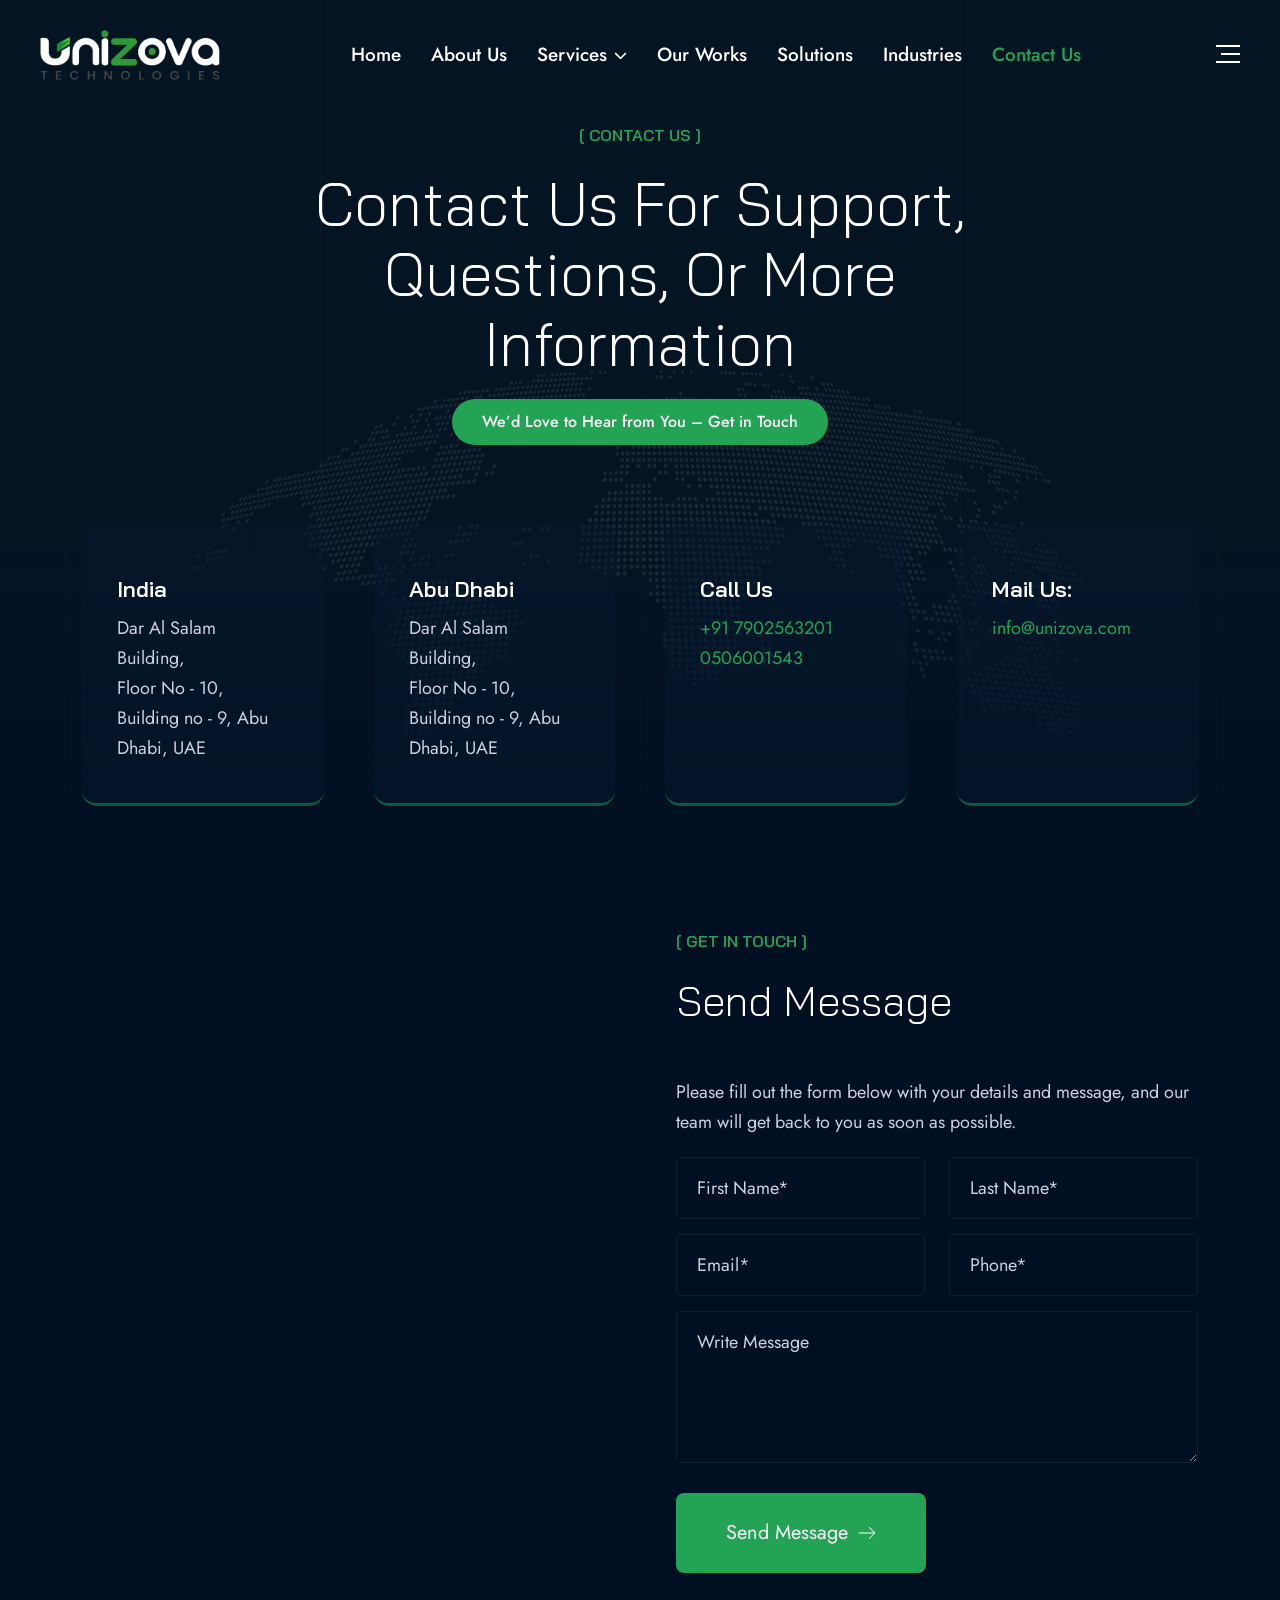
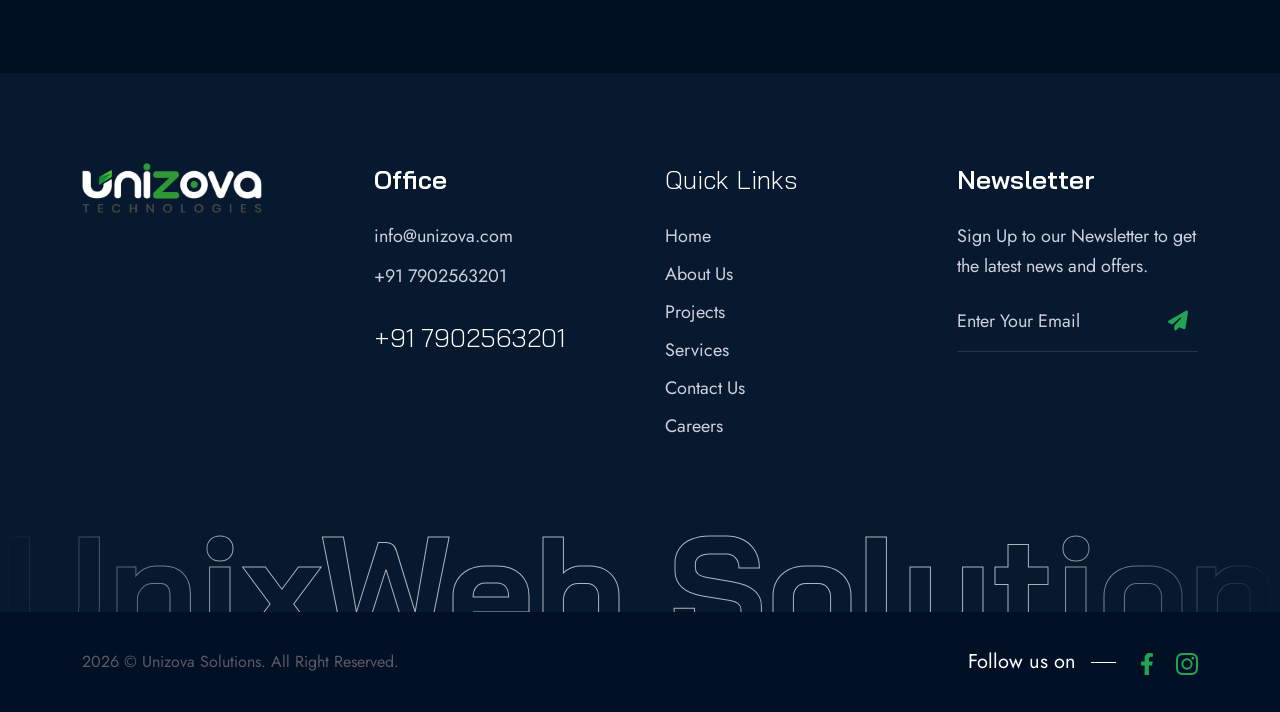
<file: contact-us.html>
<!DOCTYPE html>
<html lang="zxx">
  
<head>
    <meta charset="utf-8">
    <meta name="keywords" content="Unizova Technologies - Web Design Company in Kerala">
    <meta name="description" content="Unizova Technologies is a forward-thinking IT company dedicated to delivering innovative and result-oriented solutions in Web Design & Development, Mobile App Development, and Digital Marketing. Our mission is to empower businesses of all sizes to succeed in the digital world with creative design, robust technology, and smart marketing strategies.">
	<meta name="author" content="unizova.com">
    <meta name="author" content="potenzaglobalsolutions.com">
    <meta name="viewport" content="width=device-width, initial-scale=1, shrink-to-fit=no">
    <title>Contact - Web Design Company in Kerala</title>
    <link rel="shortcut icon" href="images/favicon.png">
    <link href="https://fonts.googleapis.com/css2?family=Jost:ital,wght@0,100..900;1,100..900&amp;family=Bai+Jamjuree:ital,wght@0,200;0,300;0,400;0,500;0,600;0,700;1,200;1,300;1,400;1,500;1,600;1,700&amp;display=swap" rel="stylesheet">

    <link rel="stylesheet" href="css/font-awesome/all.min.css">
    <link rel="stylesheet" href="css/bootstrap/bootstrap.min.css">
    <link rel="stylesheet" href="css/owl-carousel/owl.carousel.min.css">
    <link rel="stylesheet" href="css/lenis/lenis.css">
    <link rel="stylesheet" href="css/swiper/swiper.min.css">
    <link rel="stylesheet" href="css/animate/animate.min.css">
    <link rel="stylesheet" href="css/magnific-popup/magnific-popup.css">
    <link rel="stylesheet" href="css/style.css">
  </head>
  <body>

    <div id="cursor">
      <div class="cursor__circle"></div>
    </div>
    
    <div id="page" class="main">

			<header class="header header-sticky">
				<nav class="navbar navbar-static-top navbar-expand-lg">
					<div class="container-fluid main-header position-relative">
						<a class="navbar-brand" href="index.html">
							<img class="img-fluid" src="images/logo-white.png" alt="logo">
						</a>
						<div class="navbar-collapse collapse">
							<ul class="nav navbar-nav">
								<li class="nav-item"><a class="nav-link" href="index.html">Home</a></li>
								<li class="nav-item"><a class="nav-link" href="about-us.html">About Us</a></li>
								<li class="dropdown nav-item">
									<a class="nav-link" href="javascript:void(0)" data-bs-toggle="dropdown">Services<i class="fa-solid fa-chevron-down"></i
									></a>
									<ul class="dropdown-menu" aria-labelledby="navbarDropdown">
										<li><a class="dropdown-item" href="branding-company-kerala.html"><span>Branding</span></a></li>
										<li><a class="dropdown-item" href="web-designing-company-in-kerala.html"><span>Web Design & Development</span></a></li>
										<li><a class="dropdown-item" href="mobile-app-development-company-kerala.html"><span>App Design & Development</span></a></li>
										<li><a class="dropdown-item" href="digital-marketing-company-in-kerala.html"><span>Digital Growth</span></a></li>
									</ul>
								</li>
								<li class="nav-item"><a class="nav-link" href="projects.html">Our Works</a></li>
								<li class="nav-item"><a class="nav-link" href="#">Solutions</a></li>
								<li class="nav-item"><a class="nav-link" href="#">Industries</a></li>
								<li class="nav-item active"><a class="nav-link" href="contact-us.html">Contact Us</a></li>
							</ul>
						</div>
						<div class="action-group">
							<div class="header-phone-number ">
								<a href="tel:+91 7902563201"><i class="fa-solid fa-phone-volume"></i></a>
							</div>
							<a class="menu-btn hamburger" href="#" data-bs-toggle="offcanvas" data-bs-target="#offcanvasRight" aria-controls="offcanvasRight">
								<span class="hamburger-container">
									<span class="hamburger-inner"></span>
									<span class="hamburger-hidden"></span>
								</span>
							</a>
							<div class="mobile-action d-block d-lg-none">
								<div class="mobile-hamburger">
									<a class="hamburger" href="#" data-bs-toggle="offcanvas" data-bs-target="#menuOffcanvas" aria-controls="menuOffcanvas">
										<span class="hamburger-container">
											<span class="hamburger-inner"></span>
											<span class="hamburger-hidden"></span>
										</span>
									</a>
								</div>
							</div>
						</div>
					</div>
				</nav>
			</header>

			<div class="offcanvas main-menu-offcanvas offcanvas-end" tabindex="-1" id="menuOffcanvas">
				<div class="offcanvas-header">
					<h5 class="offcanvas-title" id="offcanvasNavbar2Label">Main Menu</h5>
					<button type="button" class="btn-close" data-bs-dismiss="offcanvas" aria-label="Close">
						<i class="fa-solid fa-xmark"></i>
					</button>
				</div>
				<div class="offcanvas-body lenis-scroll-disable">
					<div class="body-inner h-100 pe-3 lenis-scroll-disable">
						<nav class="navbar h-100">
							 <ul class="navbar-nav h-100">
								<li class="nav-item active"><a class="nav-link" href="index.html">Home</a></li>
								<li class="nav-item"><a class="nav-link" href="about-us.html">About Us</a></li>
								<li class="dropdown nav-item">
									<a class="nav-link" href="javascript:void(0)" data-bs-toggle="dropdown">Services<i class="fa-solid fa-chevron-down"></i
									></a>
									<ul class="dropdown-menu" aria-labelledby="navbarDropdown">
										<li><a class="dropdown-item" href="branding-company-kerala.html"><span>Branding</span></a></li>
										<li><a class="dropdown-item" href="web-designing-company-in-kerala.html"><span>Web Design & Development</span></a></li>
										<li><a class="dropdown-item" href="mobile-app-development-company-kerala.html"><span>App Design & Development</span></a></li>
										<li><a class="dropdown-item" href="digital-marketing-company-in-kerala.html"><span>Digital Growth</span></a></li>
									</ul>
								</li>
								<li class="nav-item"><a class="nav-link" href="projects.html">Our Works</a></li>
								<li class="nav-item"><a class="nav-link" href="#">Solutions</a></li>
								<li class="nav-item"><a class="nav-link" href="#">Industries</a></li>
								<li class="nav-item"><a class="nav-link" href="contact-us.html">Contact Us</a></li>
							</ul>
						</nav>
					</div>
				</div>
			</div>

			<div class="offcanvas offcanvas-end header-sidepanel bg-white" tabindex="-1" id="offcanvasRight">
				<div class="offcanvas-header text-end justify-content-end">
					<button type="button" class="btn-close text-reset" data-bs-dismiss="offcanvas" aria-label="Close">
						<i class="fa-solid fa-xmark"></i>
					</button>
				</div>
				<div class="offcanvas-body lenis-scroll-disable">
					<div class="sidebar-menu h-100 d-flex flex-column">
						<div class="about-us-box">
							<h5 class="title">Your Digital Growth Partner</h5>
							<p>Unizova Technologies is a dynamic digital agency specializing in Web Design & Development, Mobile App Development, and Digital Marketing. We empower businesses to build a strong online presence with creative design, robust technology, and result-driven marketing strategies.</p>
						</div>

						<div class="widget-social">
							<ul class="social-icon">
								<li>
									<a href="https://www.facebook.com/people/Unixweb/61575742286229/" target="_blank"><i class="icon">
										<svg width="22" height="22" fill="#23a455" viewBox="0 0 320 512"><path d="M279.14 288l14.22-92.66h-88.91v-60.13c0-25.35 12.42-50.06 52.24-50.06h40.42V6.26S260.43 0 225.36 0c-73.22 0-121.08 44.38-121.08 124.72v70.62H22.89V288h81.39v224h100.17V288z"></path></svg>
									</i>
									Facebook</a></li>
								<li>
									<a href="https://www.instagram.com/unix_web/" target="_blank"><i class="icon">
										<svg width="22" height="22" fill="#23a455" viewBox="0 0 16 16">
											<path d="M8 0C5.829 0 5.556.01 4.703.048 3.85.088 3.269.222 2.76.42a3.9 3.9 0 0 0-1.417.923A3.9 3.9 0 0 0 .42 2.76C.222 3.268.087 3.85.048 4.7.01 5.555 0 5.827 0 8.001c0 2.172.01 2.444.048 3.297.04.852.174 1.433.372 1.942.205.526.478.972.923 1.417.444.445.89.719 1.416.923.51.198 1.09.333 1.942.372C5.555 15.99 5.827 16 8 16s2.444-.01 3.298-.048c.851-.04 1.434-.174 1.943-.372a3.9 3.9 0 0 0 1.416-.923c.445-.445.718-.891.923-1.417.197-.509.332-1.09.372-1.942C15.99 10.445 16 10.173 16 8s-.01-2.445-.048-3.299c-.04-.851-.175-1.433-.372-1.941a3.9 3.9 0 0 0-.923-1.417A3.9 3.9 0 0 0 13.24.42c-.51-.198-1.092-.333-1.943-.372C10.443.01 10.172 0 7.998 0zm-.717 1.442h.718c2.136 0 2.389.007 3.232.046.78.035 1.204.166 1.486.275.373.145.64.319.92.599s.453.546.598.92c.11.281.24.705.275 1.485.039.843.047 1.096.047 3.231s-.008 2.389-.047 3.232c-.035.78-.166 1.203-.275 1.485a2.5 2.5 0 0 1-.599.919c-.28.28-.546.453-.92.598-.28.11-.704.24-1.485.276-.843.038-1.096.047-3.232.047s-2.39-.009-3.233-.047c-.78-.036-1.203-.166-1.485-.276a2.5 2.5 0 0 1-.92-.598 2.5 2.5 0 0 1-.6-.92c-.109-.281-.24-.705-.275-1.485-.038-.843-.046-1.096-.046-3.233s.008-2.388.046-3.231c.036-.78.166-1.204.276-1.486.145-.373.319-.64.599-.92s.546-.453.92-.598c.282-.11.705-.24 1.485-.276.738-.034 1.024-.044 2.515-.045zm4.988 1.328a.96.96 0 1 0 0 1.92.96.96 0 0 0 0-1.92m-4.27 1.122a4.109 4.109 0 1 0 0 8.217 4.109 4.109 0 0 0 0-8.217m0 1.441a2.667 2.667 0 1 1 0 5.334 2.667 2.667 0 0 1 0-5.334"/>
										</svg>
									</i>
									Instagram</a></li>
							</ul>
						</div>

						<div class="contact-info-box">
							<h4 class="title">Contact Details</h4>
							<ul>
								<li><a href="mailto:info@unizova.com">info@unizova.com</a></li>
								<li><a href="tel:+91 7902563201">+91 7902563201</a></li>
							</ul>
						</div>
					</div>
				</div>
			</div>


      <div class="site-content">

        <div class="container-fluid">
          <div class="item-efftect">
             <div class="efftect overflow-hidden"></div>
             <div class="efftect overflow-hidden"></div>
             <div class="efftect overflow-hidden"></div>
             <div class="efftect overflow-hidden"></div>
             <div class="efftect overflow-hidden"></div>
          </div>
        </div>

        <div class="content-wrapper">

          <section class="contact-top space-ptb" style="background-image:url(images/about/bg-map.png);">
            <div class="container">
              <div class="row justify-content-center">
                <div class="col-lg-9 text-center">
                  <div class="section-title mb-0 wow fadeInUp" data-wow-delay="0.1s" data-wow-duration="1500ms">
                    <span class="sub-title">[ Contact Us ]</span>
                    <h2 class="title mb-0">Contact Us for Support, Questions, or More Information</h2>
                  </div>
                  <div class="contact-title wow fadeInUp" data-wow-delay="0.7s" data-wow-duration="1500ms">We’d Love to Hear from You – Get in Touch</div>
                </div>
                <div class="col-lg-12">
                  <div class="contact-address-wrapper grid-wrapper grid-xl-4 grid-lg-2 grid-xs-1">
                    <div class="contact-address wow fadeInUp" data-wow-delay="0.2s" data-wow-duration="1500ms">
                      <h6 class="title">India</h6>
                      <p class="info">Dar Al Salam Building,<br>
                        Floor No - 10, Building no - 9,
                        Abu Dhabi, UAE</p>
                    </div>
                    <div class="contact-address wow fadeInUp" data-wow-delay="0.4s" data-wow-duration="1500ms">
                      <h6 class="title">Abu Dhabi</h6>
                      <p class="info">Dar Al Salam Building,<br>
                        Floor No - 10, Building no - 9,
                        Abu Dhabi, UAE</p>
                    </div>
                    <div class="contact-address wow fadeInUp" data-wow-delay="0.6s" data-wow-duration="1500ms">
                      <h6 class="title">Call Us</h6>
                      <p class="phone"><a href="tel:+91 7902563201">+91 7902563201</a></p>
                      <p class="phone"><a href="tel:0506001543">0506001543</a></p>
                    </div>
                    <div class="contact-address wow fadeInUp" data-wow-delay="0.8s" data-wow-duration="1500ms">
                      <h6 class="title">Mail Us:</h6>
                      <p class="info"><a href="mailto:info@unizova.com">info@unizova.com</a></p>
                    </div>
                  </div>
                </div>
              </div>
            </div>
          </section>

          <section class="space-medium-pb">
            <div class="container">
              <div class="row">
                <div class="col-lg-6">
                  <div class="contact-box pe-xl-4 wow fadeInUp" data-wow-delay="0.1s" data-wow-duration="1500ms">
                    <iframe class="map map-style-02" src="https://www.google.com/maps/embed?pb=!1m14!1m8!1m3!1d224773.4083498031!2d-0.3407809097159427!3d51.50553276094557!3m2!1i1024!2i768!4f13.1!3m3!1m2!1s0x487604b900d26973%3A0x4291f3172409ea92!2slastminute.com%20London%20Eye!5e0!3m2!1sen!2sin!4v1735800132986!5m2!1sen!2sin" allowfullscreen="" loading="lazy"></iframe>
                  </div>
                </div>
                <div class="col-lg-6 mt-4 mt-md-5 mt-lg-0">
                  <div class="contact-us-form ps-xl-4">
                    <div class="section-title  wow fadeInUp" data-wow-delay="0.1s" data-wow-duration="1500ms">
                      <span class="sub-title">[ Get in touch ]</span>
                      <h3 class="title">Send Message</h3>
                      <p>Please fill out the form below with your details and message, and our team will get back to you as soon as possible.</p>
                    </div>
                    <form class="contact-form form-style-border wow fadeInUp" data-wow-delay="0.1s" data-wow-duration="1500ms">
                      <div class="row">
                        <div class="col-md-6">
                          <input type="text" class="form-control" placeholder="First Name*" aria-label="First name">
                        </div>
                        <div class="col-md-6">
                          <input type="text" class="form-control" placeholder="Last Name*" aria-label="First name">
                        </div>
                        <div class="col-md-6">
                          <input type="email" class="form-control" placeholder="Email*" aria-label="Email">
                        </div>
                        <div class="col-md-6">
                          <input type="tel" class="form-control" placeholder="Phone*" aria-label="Phone">
                        </div>
                        <div class="col-md-12">
                          <textarea class="form-control" placeholder="Write Message" rows="4"></textarea>
                        </div>
                        <div class="col-md-12">
                          <a href="#" class="btn">Send Message <svg fill="#ffffff" width="18px" height="18px" viewBox="0 0 32 32" version="1.1">
                                <g id="SVGRepo_bgCarrier" stroke-width="0"></g>
                                <g id="SVGRepo_tracerCarrier" stroke-linecap="round" stroke-linejoin="round"></g>
                                <g id="SVGRepo_iconCarrier"><path d="M30.713 16.090c0.009-0.041 0.014-0.087 0.014-0.135 0-0.004-0-0.008-0-0.011v0.001c-0.006-0.184-0.079-0.35-0.196-0.475l0 0-10-10c-0.136-0.135-0.323-0.218-0.529-0.218-0.415 0-0.751 0.336-0.751 0.751 0 0.206 0.083 0.393 0.218 0.528l8.721 8.72h-26.189c-0.414 0-0.75 0.336-0.75 0.75s0.336 0.75 0.75 0.75v0h26.188l-8.72 8.719c-0.136 0.136-0.22 0.324-0.22 0.531 0 0.415 0.336 0.751 0.751 0.751 0.207 0 0.395-0.084 0.531-0.22l10-10.001c0.025-0.026 0.017-0.064 0.038-0.093 0.040-0.052 0.098-0.088 0.124-0.151 0.013-0.050 0.020-0.108 0.020-0.167 0-0.011-0-0.021-0.001-0.032l0 0.002z"></path></g>
                              </svg></a>
                        </div>
                      </div>
                    </form>
                  </div>
                </div>
              </div>
            </div>
          </section>

        </div>
      </div>


			<footer class="site-footer footer-dark">
				<div class="footer-main">
					<div class="container">
						<div class="grid-wrapper grid-xl-4 grid-md-2 grid-xs-1">
							<div class="item">
								<a class="footer-logo" href="index.html">
									<img class="img-fluid" src="images/logo-white.png" alt="logo">
								</a>
							</div>

							<div class="item">
								<div class="widget">
									<h5 class="widget-title">Office</h5>
								</div>
								<div class="contact-info-box">
									<ul>
										<li><a class="email" href="mailto:info@unizova.com">info@unizova.com</a></li>
										<li><a href="tel:+91 7902563201">+91 7902563201</a></li>
									</ul>
								</div>
								<div class="contact-number-main">
									<h5 class="mb-0">+91 7902563201</h5>
								</div>
							</div>

							<div class="item">
								<div class="widget-menu">
									<h5 class="widget-title">Quick Links</h5>
									<ul class="list-unstyled">
										<li><a href="index-2.html">Home</a></li>
										<li><a href="about-us.html">About Us</a></li>
										<li><a href="projects.html">Projects</a></li>
										<li><a href="service.html">Services</a></li>
										<li><a href="contact-us.html">Contact Us</a></li>
										<li><a href="#">Careers</a></li>
									</ul>
								</div>
							</div>

							<div class="item">
								<div class="widget widget-newsletter">
									<h5 class="widget-title">Newsletter</h5>
									<div class="newsletter-description">Sign Up to our Newsletter to get the latest news and offers.</div>
									<form class="newsletter-form">
										<input type="email" class="form-control" name="email" placeholder="Enter Your Email" required>
										<button type="submit" class="subscribe-btn"><i class="fa-solid fa-paper-plane"></i></button>
									</form>
								</div>
							</div>
						</div>
					</div>

					<div class="container-fluid p-0">
						<div class="row g-0">
							<div class="col-md-12">
								<div class="marquee-wrapper marquee-style-3 marquee-fade">
									<div class="marquee-inner">
										<div class="marquee-item">
											<span class="title">UnixWeb Solutions</span>
										</div>
										<div class="marquee-item">
											<span class="title">UnixWeb Solutions</span>
										</div>
										<div class="marquee-item">
											<span class="title">UnixWeb Solutions</span>
										</div>
									</div>
								</div>
							</div>
						</div>
					</div>
				</div>

				<div class="footer-copyright">
					<div class="container">
						<div class="row">
							<div class="col-md-6">
								<p class="copyright-info">2026 © Unizova Solutions. All Right Reserved.</p>
							</div>
							<div class="col-md-6 mt-2 mt-md-0 text-md-end">
								<div class="widget-social">
									<span class="follow-title">Follow us on</span>
									<ul class="social-icon">
                                        <li>
                                            <a href="https://www.facebook.com/people/Unixweb/61575742286229/" target="_blank"><i class="icon">
                                                <svg width="22" height="22" fill="#23a455" viewBox="0 0 320 512"><path d="M279.14 288l14.22-92.66h-88.91v-60.13c0-25.35 12.42-50.06 52.24-50.06h40.42V6.26S260.43 0 225.36 0c-73.22 0-121.08 44.38-121.08 124.72v70.62H22.89V288h81.39v224h100.17V288z"></path></svg>
                                            </i></a></li>
                                        <li>
                                            <a href="https://www.instagram.com/unix_web/" target="_blank"><i class="icon">
                                                <svg width="22" height="22" fill="#23a455" viewBox="0 0 16 16">
                                                    <path d="M8 0C5.829 0 5.556.01 4.703.048 3.85.088 3.269.222 2.76.42a3.9 3.9 0 0 0-1.417.923A3.9 3.9 0 0 0 .42 2.76C.222 3.268.087 3.85.048 4.7.01 5.555 0 5.827 0 8.001c0 2.172.01 2.444.048 3.297.04.852.174 1.433.372 1.942.205.526.478.972.923 1.417.444.445.89.719 1.416.923.51.198 1.09.333 1.942.372C5.555 15.99 5.827 16 8 16s2.444-.01 3.298-.048c.851-.04 1.434-.174 1.943-.372a3.9 3.9 0 0 0 1.416-.923c.445-.445.718-.891.923-1.417.197-.509.332-1.09.372-1.942C15.99 10.445 16 10.173 16 8s-.01-2.445-.048-3.299c-.04-.851-.175-1.433-.372-1.941a3.9 3.9 0 0 0-.923-1.417A3.9 3.9 0 0 0 13.24.42c-.51-.198-1.092-.333-1.943-.372C10.443.01 10.172 0 7.998 0zm-.717 1.442h.718c2.136 0 2.389.007 3.232.046.78.035 1.204.166 1.486.275.373.145.64.319.92.599s.453.546.598.92c.11.281.24.705.275 1.485.039.843.047 1.096.047 3.231s-.008 2.389-.047 3.232c-.035.78-.166 1.203-.275 1.485a2.5 2.5 0 0 1-.599.919c-.28.28-.546.453-.92.598-.28.11-.704.24-1.485.276-.843.038-1.096.047-3.232.047s-2.39-.009-3.233-.047c-.78-.036-1.203-.166-1.485-.276a2.5 2.5 0 0 1-.92-.598 2.5 2.5 0 0 1-.6-.92c-.109-.281-.24-.705-.275-1.485-.038-.843-.046-1.096-.046-3.233s.008-2.388.046-3.231c.036-.78.166-1.204.276-1.486.145-.373.319-.64.599-.92s.546-.453.92-.598c.282-.11.705-.24 1.485-.276.738-.034 1.024-.044 2.515-.045zm4.988 1.328a.96.96 0 1 0 0 1.92.96.96 0 0 0 0-1.92m-4.27 1.122a4.109 4.109 0 1 0 0 8.217 4.109 4.109 0 0 0 0-8.217m0 1.441a2.667 2.667 0 1 1 0 5.334 2.667 2.667 0 0 1 0-5.334"/>
                                                </svg>
                                            </i></a></li>
									</ul>
								</div>
							</div>
						</div>
					</div>
				</div>
			</footer>

      <div class="back-to-top">
        <svg class="progress-circle svg-content" width="100%" height="100%" viewBox="-1 -1 102 102">
          <path d="M50,1 a49,49 0 0,1 0,98 a49,49 0 0,1 0,-98"/>
        </svg>
      </div>

    </div>

    <script src="js/jquery-3.7.1.min.js"></script>
    <script src="js/jquery.appear.js"></script>
    <script src="js/popper/popper.min.js"></script>
    <script src="js/bootstrap/bootstrap.min.js"></script>

    <script src="js/owl-carousel/owl.carousel.min.js"></script>
    <script src="js/jarallax/jarallax.min.js"></script>
    <script src="js/jarallax/jarallax-video.min.js"></script>
    <script src="js/swiper/swiper.min.js"></script>
    <script src="js/wow.min.js"></script>
    <script src="js/swiperanimation/SwiperAnimation.min.js"></script>
    <script src="js/shuffle/shuffle.min.js"></script>
    <script src="js/magnific-popup/jquery.magnific-popup.js"></script>
    <script src="js/counter/jquery.countTo.js"></script>
    <script src="js/gsap.min.js"></script>
    <script src="js/lenis.min.js"></script>

		<script src="js/custom.js"></script>
  </body>


</html>
</file>
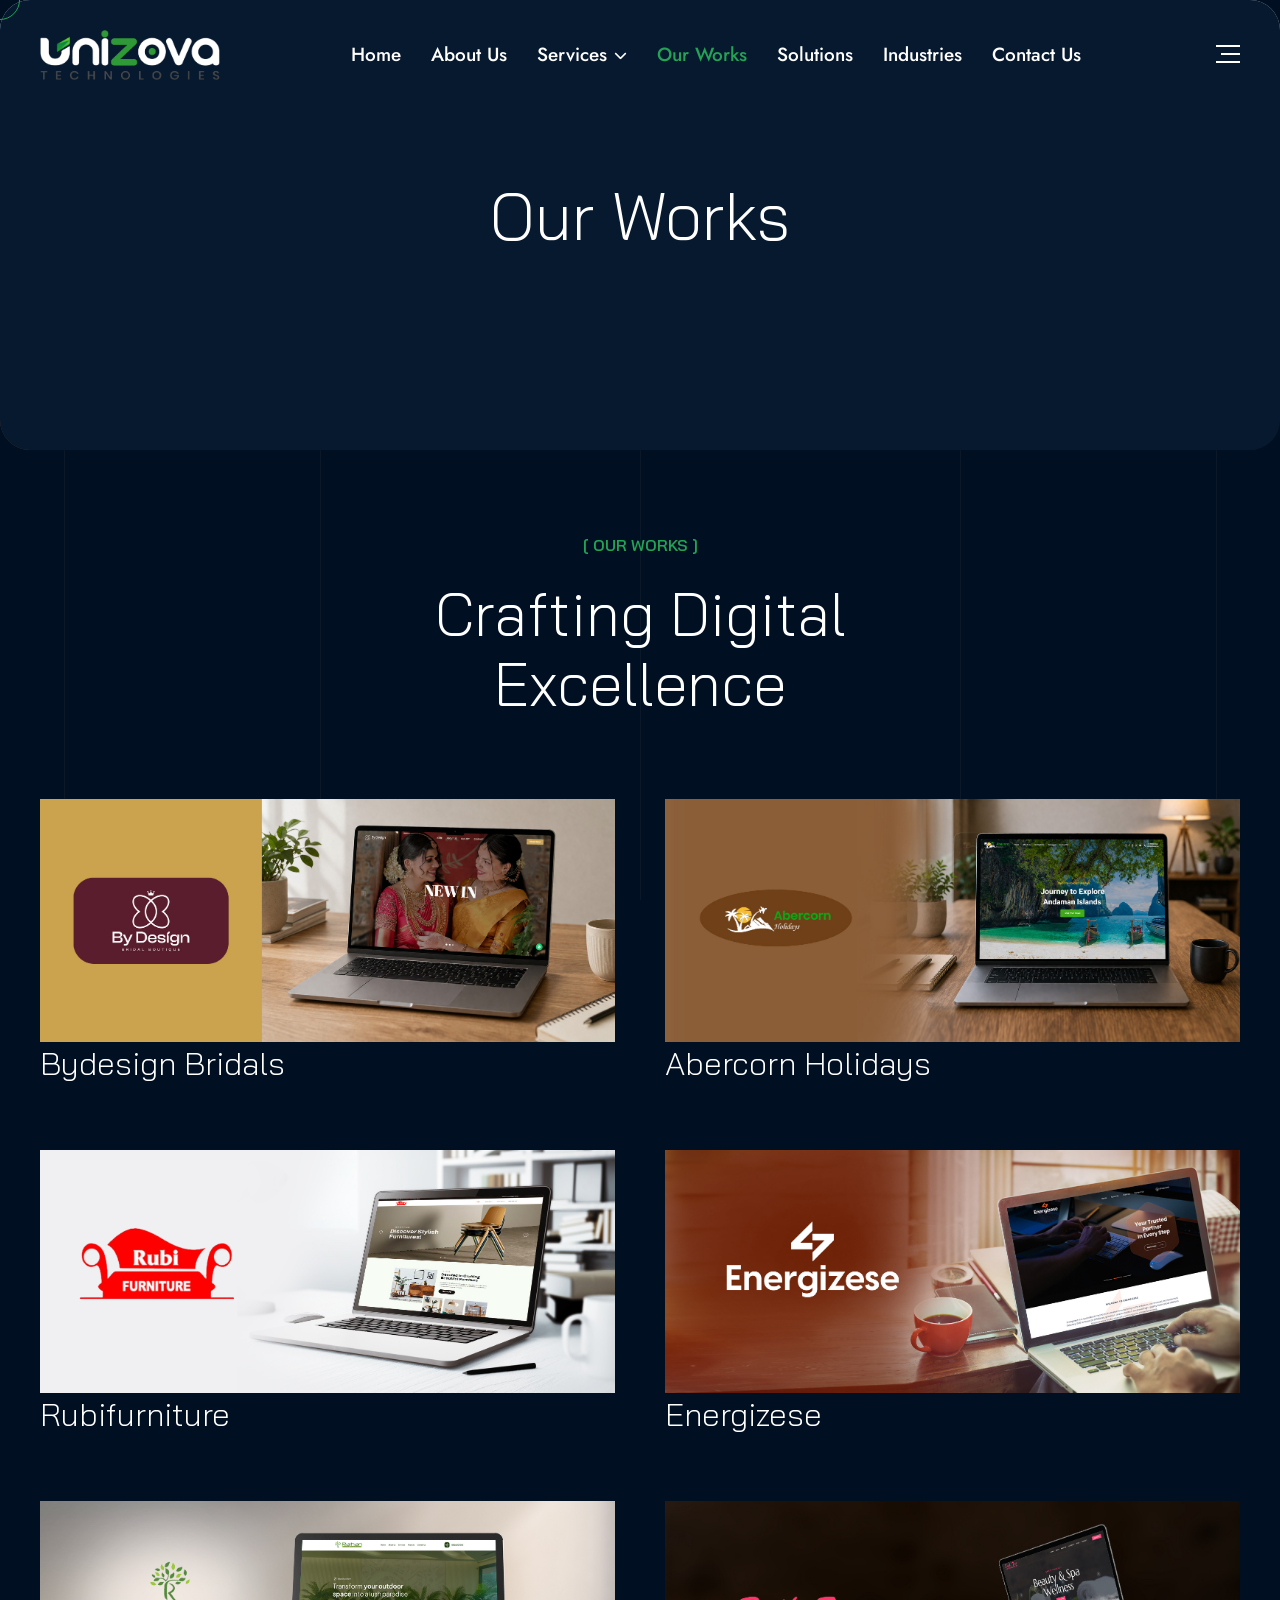
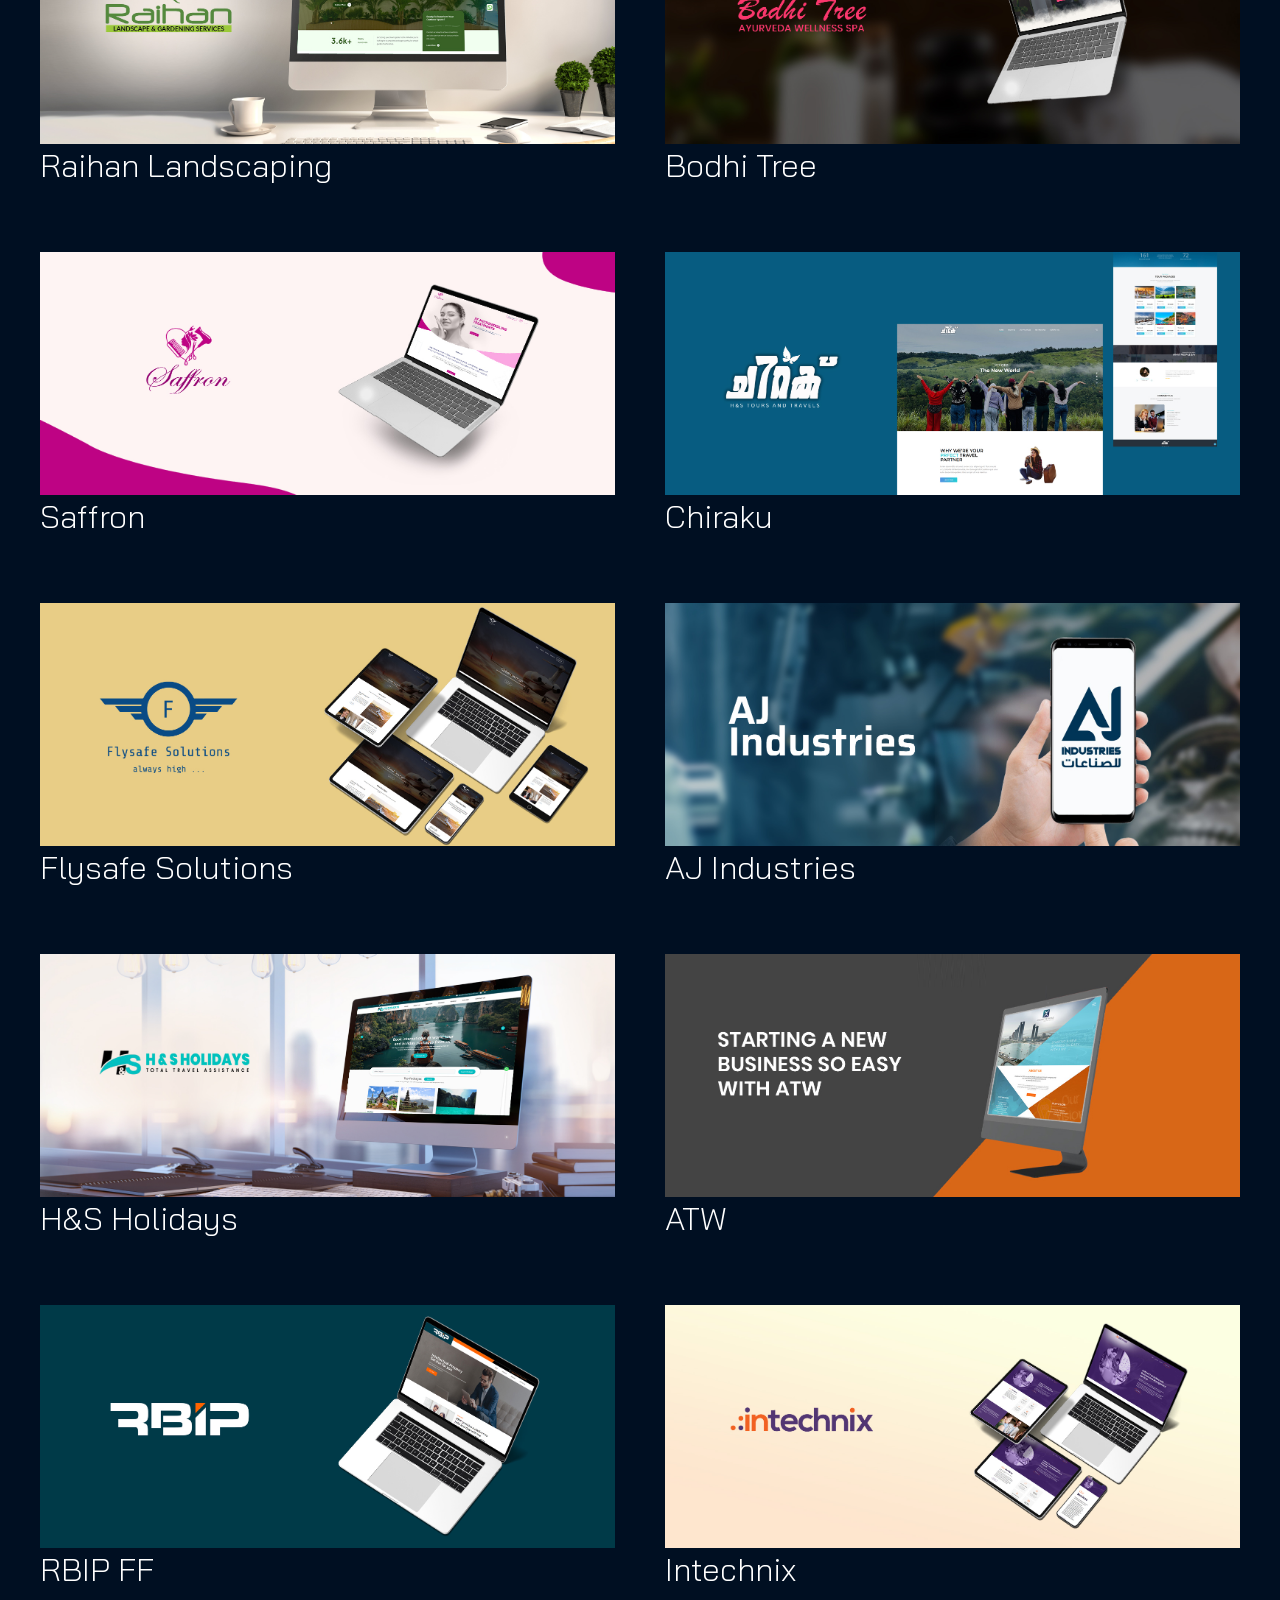
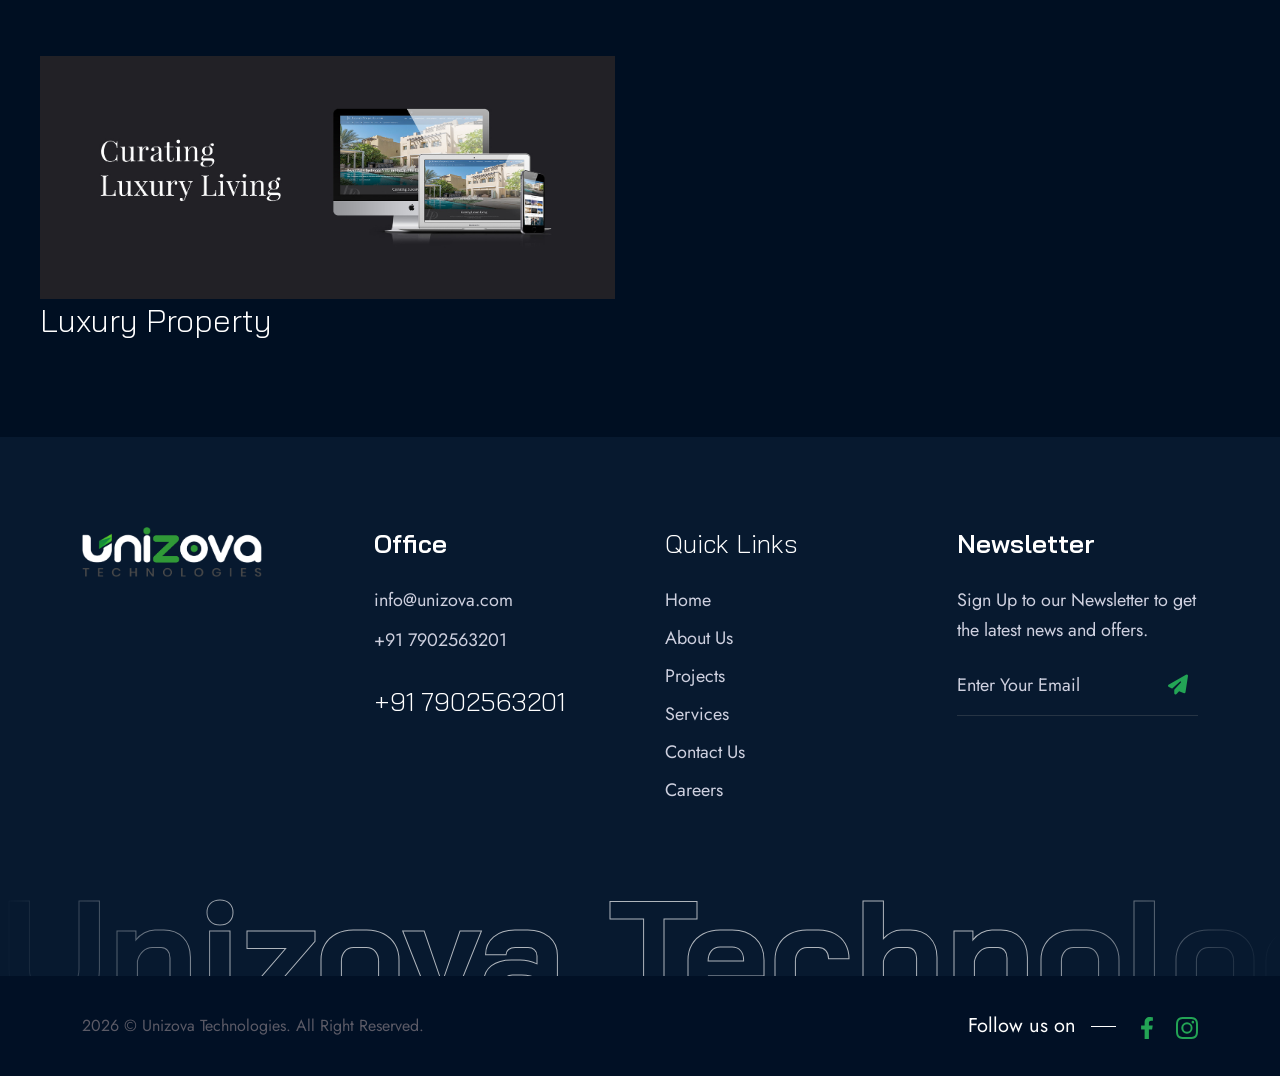
<file: projects.html>
<!DOCTYPE html>
<html lang="zxx">
  
<head>
		<meta charset="utf-8">
		<meta name="keywords" content="Unizova Technologies - Web Design Company Kerala">
		<meta name="description" content="Unizova Technologies is a forward-thinking IT company dedicated to delivering innovative and result-oriented solutions in Web Design & Development, Mobile App Development, and Digital Marketing. Our mission is to empower businesses of all sizes to succeed in the digital world with creative design, robust technology, and smart marketing strategies.">
		<meta name="author" content="unixwebsolutions.com">
		<meta name="viewport" content="width=device-width, initial-scale=1, shrink-to-fit=no">
		<title>Web Design Company Palakkad Kerala</title>
        
    <link rel="shortcut icon" href="images/favicon.png">
    <link href="https://fonts.googleapis.com/css2?family=Jost:ital,wght@0,100..900;1,100..900&amp;family=Bai+Jamjuree:ital,wght@0,200;0,300;0,400;0,500;0,600;0,700;1,200;1,300;1,400;1,500;1,600;1,700&amp;display=swap" rel="stylesheet">

    <link rel="stylesheet" href="css/font-awesome/all.min.css">
    <link rel="stylesheet" href="css/bootstrap/bootstrap.min.css">
    <link rel="stylesheet" href="css/owl-carousel/owl.carousel.min.css">
    <link rel="stylesheet" href="css/lenis/lenis.css">
    <link rel="stylesheet" href="css/swiper/swiper.min.css">
    <link rel="stylesheet" href="css/animate/animate.min.css">
    <link rel="stylesheet" href="css/magnific-popup/magnific-popup.css">
    <link rel="stylesheet" href="css/style.css">
  </head>
  <body>

    <div id="cursor">
      <div class="cursor__circle"></div>
    </div>
    
    <div id="page" class="main">

			<header class="header header-sticky">
				<nav class="navbar navbar-static-top navbar-expand-lg">
					<div class="container-fluid main-header position-relative">
						<a class="navbar-brand" href="index.html">
							<img class="img-fluid" src="images/logo-white.png" alt="logo">
						</a>
						<div class="navbar-collapse collapse">
							<ul class="nav navbar-nav">
								<li class="nav-item"><a class="nav-link" href="index.html">Home</a></li>
								<li class="nav-item"><a class="nav-link" href="about-us.html">About Us</a></li>
								<li class="dropdown nav-item">
									<a class="nav-link" href="javascript:void(0)" data-bs-toggle="dropdown">Services<i class="fa-solid fa-chevron-down"></i
									></a>
									<ul class="dropdown-menu" aria-labelledby="navbarDropdown">
										<li><a class="dropdown-item" href="branding-company-kerala.html"><span>Branding</span></a></li>
										<li><a class="dropdown-item" href="web-designing-company-in-kerala.html"><span>Web Design & Development</span></a></li>
										<li><a class="dropdown-item" href="mobile-app-development-company-kerala.html"><span>App Design & Development</span></a></li>
										<li><a class="dropdown-item" href="digital-marketing-company-in-kerala.html"><span>Digital Growth</span></a></li>
									</ul>
								</li>
								<li class="nav-item active"><a class="nav-link" href="projects.html">Our Works</a></li>
								<li class="nav-item"><a class="nav-link" href="#">Solutions</a></li>
								<li class="nav-item"><a class="nav-link" href="#">Industries</a></li>
								<li class="nav-item"><a class="nav-link" href="contact-us.html">Contact Us</a></li>
							</ul>
						</div>
						<div class="action-group">
							<div class="header-phone-number ">
								<a href="tel:+91 7902563201"><i class="fa-solid fa-phone-volume"></i></a>
							</div>
							<a class="menu-btn hamburger" href="#" data-bs-toggle="offcanvas" data-bs-target="#offcanvasRight" aria-controls="offcanvasRight">
								<span class="hamburger-container">
									<span class="hamburger-inner"></span>
									<span class="hamburger-hidden"></span>
								</span>
							</a>
							<div class="mobile-action d-block d-lg-none">
								<div class="mobile-hamburger">
									<a class="hamburger" href="#" data-bs-toggle="offcanvas" data-bs-target="#menuOffcanvas" aria-controls="menuOffcanvas">
										<span class="hamburger-container">
											<span class="hamburger-inner"></span>
											<span class="hamburger-hidden"></span>
										</span>
									</a>
								</div>
							</div>
						</div>
					</div>
				</nav>
			</header>

			<div class="offcanvas main-menu-offcanvas offcanvas-end" tabindex="-1" id="menuOffcanvas">
				<div class="offcanvas-header">
					<h5 class="offcanvas-title" id="offcanvasNavbar2Label">Main Menu</h5>
					<button type="button" class="btn-close" data-bs-dismiss="offcanvas" aria-label="Close">
						<i class="fa-solid fa-xmark"></i>
					</button>
				</div>
				<div class="offcanvas-body lenis-scroll-disable">
					<div class="body-inner h-100 pe-3 lenis-scroll-disable">
						<nav class="navbar h-100">
							 <ul class="navbar-nav h-100">
								<li class="nav-item active"><a class="nav-link" href="index.html">Home</a></li>
								<li class="nav-item"><a class="nav-link" href="about-us.html">About Us</a></li>
								<li class="dropdown nav-item">
									<a class="nav-link" href="javascript:void(0)" data-bs-toggle="dropdown">Services<i class="fa-solid fa-chevron-down"></i
									></a>
									<ul class="dropdown-menu" aria-labelledby="navbarDropdown">
										<li><a class="dropdown-item" href="branding-company-kerala.html"><span>Branding</span></a></li>
										<li><a class="dropdown-item" href="web-designing-company-in-kerala.html"><span>Web Design & Development</span></a></li>
										<li><a class="dropdown-item" href="mobile-app-development-company-kerala.html"><span>App Design & Development</span></a></li>
										<li><a class="dropdown-item" href="digital-marketing-company-in-keralahtml.html"><span>Digital Growth</span></a></li>
									</ul>
								</li>
								<li class="nav-item"><a class="nav-link" href="projects.html">Our Works</a></li>
								<li class="nav-item"><a class="nav-link" href="#">Solutions</a></li>
								<li class="nav-item"><a class="nav-link" href="#">Industries</a></li>
								<li class="nav-item"><a class="nav-link" href="contact-us.html">Contact Us</a></li>
							</ul>
						</nav>
					</div>
				</div>
			</div>

			<div class="offcanvas offcanvas-end header-sidepanel bg-white" tabindex="-1" id="offcanvasRight">
				<div class="offcanvas-header text-end justify-content-end">
					<button type="button" class="btn-close text-reset" data-bs-dismiss="offcanvas" aria-label="Close">
						<i class="fa-solid fa-xmark"></i>
					</button>
				</div>
				<div class="offcanvas-body lenis-scroll-disable">
					<div class="sidebar-menu h-100 d-flex flex-column">
						<div class="about-us-box">
							<h5 class="title">Your Digital Growth Partner</h5>
							<p>Unizova Technologies is a dynamic digital agency specializing in Web Design & Development, Mobile App Development, and Digital Marketing. We empower businesses to build a strong online presence with creative design, robust technology, and result-driven marketing strategies.</p>
						</div>

						<div class="widget-social">
							<ul class="social-icon">
								<li>
									<a href="https://www.facebook.com/people/Unixweb/61575742286229/" target="_blank"><i class="icon">
										<svg width="22" height="22" fill="#23a455" viewBox="0 0 320 512"><path d="M279.14 288l14.22-92.66h-88.91v-60.13c0-25.35 12.42-50.06 52.24-50.06h40.42V6.26S260.43 0 225.36 0c-73.22 0-121.08 44.38-121.08 124.72v70.62H22.89V288h81.39v224h100.17V288z"></path></svg>
									</i>
									Facebook</a></li>
								<li>
									<a href="https://www.instagram.com/unix_web/" target="_blank"><i class="icon">
										<svg width="22" height="22" fill="#23a455" viewBox="0 0 16 16">
											<path d="M8 0C5.829 0 5.556.01 4.703.048 3.85.088 3.269.222 2.76.42a3.9 3.9 0 0 0-1.417.923A3.9 3.9 0 0 0 .42 2.76C.222 3.268.087 3.85.048 4.7.01 5.555 0 5.827 0 8.001c0 2.172.01 2.444.048 3.297.04.852.174 1.433.372 1.942.205.526.478.972.923 1.417.444.445.89.719 1.416.923.51.198 1.09.333 1.942.372C5.555 15.99 5.827 16 8 16s2.444-.01 3.298-.048c.851-.04 1.434-.174 1.943-.372a3.9 3.9 0 0 0 1.416-.923c.445-.445.718-.891.923-1.417.197-.509.332-1.09.372-1.942C15.99 10.445 16 10.173 16 8s-.01-2.445-.048-3.299c-.04-.851-.175-1.433-.372-1.941a3.9 3.9 0 0 0-.923-1.417A3.9 3.9 0 0 0 13.24.42c-.51-.198-1.092-.333-1.943-.372C10.443.01 10.172 0 7.998 0zm-.717 1.442h.718c2.136 0 2.389.007 3.232.046.78.035 1.204.166 1.486.275.373.145.64.319.92.599s.453.546.598.92c.11.281.24.705.275 1.485.039.843.047 1.096.047 3.231s-.008 2.389-.047 3.232c-.035.78-.166 1.203-.275 1.485a2.5 2.5 0 0 1-.599.919c-.28.28-.546.453-.92.598-.28.11-.704.24-1.485.276-.843.038-1.096.047-3.232.047s-2.39-.009-3.233-.047c-.78-.036-1.203-.166-1.485-.276a2.5 2.5 0 0 1-.92-.598 2.5 2.5 0 0 1-.6-.92c-.109-.281-.24-.705-.275-1.485-.038-.843-.046-1.096-.046-3.233s.008-2.388.046-3.231c.036-.78.166-1.204.276-1.486.145-.373.319-.64.599-.92s.546-.453.92-.598c.282-.11.705-.24 1.485-.276.738-.034 1.024-.044 2.515-.045zm4.988 1.328a.96.96 0 1 0 0 1.92.96.96 0 0 0 0-1.92m-4.27 1.122a4.109 4.109 0 1 0 0 8.217 4.109 4.109 0 0 0 0-8.217m0 1.441a2.667 2.667 0 1 1 0 5.334 2.667 2.667 0 0 1 0-5.334"/>
										</svg>
									</i>
									Instagram</a></li>
							</ul>
						</div>

						<div class="contact-info-box">
							<h4 class="title">Contact Details</h4>
							<ul>
								<li><a href="mailto:info@unizova.com">info@unizova.com</a></li>
								<li><a href="tel:+91 7902563201">+91 7902563201</a></li>
							</ul>
						</div>
					</div>
				</div>
			</div>


      <div class="site-content">

        <div class="container-fluid">
          <div class="item-efftect">
             <div class="efftect overflow-hidden"></div>
             <div class="efftect overflow-hidden"></div>
             <div class="efftect overflow-hidden"></div>
             <div class="efftect overflow-hidden"></div>
             <div class="efftect overflow-hidden"></div>
          </div>
        </div>

        <!--=================================
        inner-banner -->
        <section>
          <div class="inner-banner bg-holder rounded-section jarallax" style="background-image: url(images/banner/inner-header/01.jpg);">
            <div class="container">
              <div class="row">
                <div class="col-md-12">
                  <h1 class="title">Our Works</h1>
                </div>
              </div>
            </div>
          </div>
        </section>
        <!--=================================
        inner-banner -->

        <div class="content-wrapper">

          <!--=================================
          Our Staff -->
          <div class="space-small-pb project-wrapper">
            <div class="container-fluid">
                <div class="row justify-content-center space-small-ptb">
					<div class="col-xxl-5 col-lg-6">
					<div class="section-title text-center mb-0 wow fadeInUp  wow-animated" data-wow-delay="0.1s" data-wow-duration="1500ms" style="visibility: visible; animation-duration: 1500ms; animation-delay: 0.1s; animation-name: fadeInUp;">
					<span class="sub-title">[ Our Works ]</span>
					<h2 class="title mb-0">Crafting Digital Excellence</h2>
					</div>
					</div>
				</div>            
              <div class="row">
                <div class="col-md-12">
                  <div class="project-boxs grid-wrapper grid-xl-2 grid-lg-2 grid-md-2 grid-sm-2 grid-xs-1">
                    <div class="project-item team-style-1 wow fadeInUp" data-wow-delay="0.1s" data-wow-duration="1500ms">
                      <div class="project-img">
                        <img class="img-fluid" src="images/projects/project-bydesign.jpg" alt="">
                      </div>
                      <div class="team-info">
                        <h4>Bydesign Bridals</h4>
                      </div>
                    </div>
                    <div class="project-item team-style-1 wow fadeInUp" data-wow-delay="0.1s" data-wow-duration="1500ms">
                      <div class="project-img">
                        <img class="img-fluid" src="images/projects/project-abercorn.jpg" alt="">
                      </div>
                      <div class="team-info">
                        <h4>Abercorn Holidays</h4>
                      </div>
                    </div>
                    <div class="project-item team-style-1 wow fadeInUp" data-wow-delay="0.1s" data-wow-duration="1500ms">
                      <div class="project-img">
                        <img class="img-fluid" src="images/projects/project-rubifurniture.jpg" alt="">
                      </div>
                      <div class="team-info">
                        <h4>Rubifurniture</h4>
                      </div>
                    </div>
                    <div class="project-item team-style-1 wow fadeInUp" data-wow-delay="0.1s" data-wow-duration="1500ms">
                      <div class="project-img">
                        <img class="img-fluid" src="images/projects/project-energizese.jpg" alt="">
                      </div>
                      <div class="team-info">
                        <h4>Energizese</h4>
                      </div>
                    </div>
                    <div class="project-item team-style-1 wow fadeInUp" data-wow-delay="0.1s" data-wow-duration="1500ms">
                      <div class="project-img">
                        <img class="img-fluid" src="images/projects/project-1.jpg" alt="">
                      </div>
                      <div class="team-info">
                        <h4>Raihan Landscaping</h4>
                      </div>
                    </div>
                    <div class="project-item team-style-1 wow fadeInUp" data-wow-delay="0.1s" data-wow-duration="1500ms">
                      <div class="project-img">
                        <img class="img-fluid" src="images/projects/project-bodhitree.jpg" alt="">
                      </div>
                      <div class="team-info">
                        <h4>Bodhi Tree</h4>
                      </div>
                    </div>
                    <div class="project-item team-style-1 wow fadeInUp" data-wow-delay="0.1s" data-wow-duration="1500ms">
                      <div class="project-img">
                        <img class="img-fluid" src="images/projects/project-saffron.jpg" alt="">
                      </div>
                      <div class="team-info">
                        <h4>Saffron</h4>
                      </div>
                    </div>
                    <div class="project-item team-style-1 wow fadeInUp" data-wow-delay="0.1s" data-wow-duration="1500ms">
                      <div class="project-img">
                        <img class="img-fluid" src="images/projects/project-chiraku.jpg" alt="">
                      </div>
                      <div class="team-info">
                        <h4>Chiraku</h4>
                      </div>
                    </div>
                    <div class="project-item project-style-1 wow fadeInUp" data-wow-delay="0.2s" data-wow-duration="1500ms">
                      <div class="project-img">
                        <img class="img-fluid" src="images/projects/project-2.jpg" alt="">
                      </div>
                      <div class="project-info">
                        <h4>Flysafe Solutions</h4>
                      </div>
                    </div>
                    <div class="project-item project-style-1 wow fadeInUp" data-wow-delay="0.3s" data-wow-duration="1500ms">
                      <div class="project-img">
                        <img class="img-fluid" src="images/projects/project-4.jpg" alt="">
                      </div>
                      <div class="project-info">
                        <h4>AJ Industries</h4>
                      </div>
                    </div>
                    <div class="project-item project-style-1 wow fadeInUp" data-wow-delay="0.4s" data-wow-duration="1500ms">
                      <div class="project-img">
                        <img class="img-fluid" src="images/projects/project-3.jpg" alt="">
                      </div>
                      <div class="project-info">
                        <h4>H&S Holidays</h4>
                      </div>
                    </div>

                    <div class="project-item project-style-1 wow fadeInUp" data-wow-delay="0.5s" data-wow-duration="1500ms">
                      <div class="project-img">
                        <img class="img-fluid" src="images/projects/project-5.jpg" alt="">
                      </div>
                      <div class="team-info">
                        <h4>ATW</h4>
                      </div>
                    </div>
                    <div class="project-item project-style-1 wow fadeInUp" data-wow-delay="0.6s" data-wow-duration="1500ms">
                      <div class="project-img">
                        <img class="img-fluid" src="images/projects/project-6.jpg" alt="">
                      </div>
                      <div class="project-info">
                        <h4>RBIP FF</h4>
                      </div>
                    </div>
                    <div class="project-item project-style-1 wow fadeInUp" data-wow-delay="0.7s" data-wow-duration="1500ms">
                      <div class="project-img">
                        <img class="img-fluid" src="images/projects/project-7.jpg" alt="">
                      </div>
                      <div class="team-info">
                        <h4>Intechnix</h4>
                      </div>
                    </div>
                    <div class="project-item project-style-1 wow fadeInUp" data-wow-delay="0.8s" data-wow-duration="1500ms">
                      <div class="project-img">
                        <img class="img-fluid" src="images/projects/project-8.jpg" alt="">
                      </div>
                      <div class="project-info">
                        <h4>Luxury Property</h4>
                      </div>
                    </div>
                  </div>
                </div>
              </div>
            </div>
          </div>

        </div>
      </div>

			<footer class="site-footer footer-dark">
				<div class="footer-main">
					<div class="container">
						<div class="grid-wrapper grid-xl-4 grid-md-2 grid-xs-1">
							<div class="item">
								<a class="footer-logo" href="index.html">
									<img class="img-fluid" src="images/logo-white.png" alt="Unizova Technologies logo">
								</a>
							</div>

							<div class="item">
								<div class="widget">
									<h5 class="widget-title">Office</h5>
								</div>
								<div class="contact-info-box">
									<ul>
										<li><a class="email" href="mailto:info@unizova.com">info@unizova.com</a></li>
										<li><a href="tel:+91 7902563201">+91 7902563201</a></li>
									</ul>
								</div>
								<div class="contact-number-main">
									<h5 class="mb-0">+91 7902563201</h5>
								</div>
							</div>

							<div class="item">
								<div class="widget-menu">
									<h5 class="widget-title">Quick Links</h5>
									<ul class="list-unstyled">
										<li><a href="index.html">Home</a></li>
										<li><a href="about-us.html">About Us</a></li>
										<li><a href="projects.html">Projects</a></li>
										<li><a href="service.html">Services</a></li>
										<li><a href="contact-us.html">Contact Us</a></li>
										<li><a href="#">Careers</a></li>
									</ul>
								</div>
							</div>

							<div class="item">
								<div class="widget widget-newsletter">
									<h5 class="widget-title">Newsletter</h5>
									<div class="newsletter-description">Sign Up to our Newsletter to get the latest news and offers.</div>
									<form class="newsletter-form">
										<input type="email" class="form-control" name="email" placeholder="Enter Your Email" required>
										<button type="submit" class="subscribe-btn"><i class="fa-solid fa-paper-plane"></i></button>
									</form>
								</div>
							</div>
						</div>
					</div>

					<div class="container-fluid p-0">
						<div class="row g-0">
							<div class="col-md-12">
								<div class="marquee-wrapper marquee-style-3 marquee-fade">
									<div class="marquee-inner">
										<div class="marquee-item">
											<span class="title">Unizova Technologies</span>
										</div>
										<div class="marquee-item">
											<span class="title">Unizova Technologies</span>
										</div>
										<div class="marquee-item">
											<span class="title">Unizova Technologies</span>
										</div>
									</div>
								</div>
							</div>
						</div>
					</div>
				</div>

				<div class="footer-copyright">
					<div class="container">
						<div class="row">
							<div class="col-md-6">
								<p class="copyright-info">2026 © Unizova Technologies. All Right Reserved.</p>
							</div>
							<div class="col-md-6 mt-2 mt-md-0 text-md-end">
								<div class="widget-social">
									<span class="follow-title">Follow us on</span>
									<ul class="social-icon">
                                        <li>
                                            <a href="https://www.facebook.com/people/Unixweb/61575742286229/" target="_blank"><i class="icon">
                                                <svg width="22" height="22" fill="#23a455" viewBox="0 0 320 512"><path d="M279.14 288l14.22-92.66h-88.91v-60.13c0-25.35 12.42-50.06 52.24-50.06h40.42V6.26S260.43 0 225.36 0c-73.22 0-121.08 44.38-121.08 124.72v70.62H22.89V288h81.39v224h100.17V288z"></path></svg>
                                            </i></a></li>
                                        <li>
                                            <a href="https://www.instagram.com/unix_web/" target="_blank"><i class="icon">
                                                <svg width="22" height="22" fill="#23a455" viewBox="0 0 16 16">
                                                    <path d="M8 0C5.829 0 5.556.01 4.703.048 3.85.088 3.269.222 2.76.42a3.9 3.9 0 0 0-1.417.923A3.9 3.9 0 0 0 .42 2.76C.222 3.268.087 3.85.048 4.7.01 5.555 0 5.827 0 8.001c0 2.172.01 2.444.048 3.297.04.852.174 1.433.372 1.942.205.526.478.972.923 1.417.444.445.89.719 1.416.923.51.198 1.09.333 1.942.372C5.555 15.99 5.827 16 8 16s2.444-.01 3.298-.048c.851-.04 1.434-.174 1.943-.372a3.9 3.9 0 0 0 1.416-.923c.445-.445.718-.891.923-1.417.197-.509.332-1.09.372-1.942C15.99 10.445 16 10.173 16 8s-.01-2.445-.048-3.299c-.04-.851-.175-1.433-.372-1.941a3.9 3.9 0 0 0-.923-1.417A3.9 3.9 0 0 0 13.24.42c-.51-.198-1.092-.333-1.943-.372C10.443.01 10.172 0 7.998 0zm-.717 1.442h.718c2.136 0 2.389.007 3.232.046.78.035 1.204.166 1.486.275.373.145.64.319.92.599s.453.546.598.92c.11.281.24.705.275 1.485.039.843.047 1.096.047 3.231s-.008 2.389-.047 3.232c-.035.78-.166 1.203-.275 1.485a2.5 2.5 0 0 1-.599.919c-.28.28-.546.453-.92.598-.28.11-.704.24-1.485.276-.843.038-1.096.047-3.232.047s-2.39-.009-3.233-.047c-.78-.036-1.203-.166-1.485-.276a2.5 2.5 0 0 1-.92-.598 2.5 2.5 0 0 1-.6-.92c-.109-.281-.24-.705-.275-1.485-.038-.843-.046-1.096-.046-3.233s.008-2.388.046-3.231c.036-.78.166-1.204.276-1.486.145-.373.319-.64.599-.92s.546-.453.92-.598c.282-.11.705-.24 1.485-.276.738-.034 1.024-.044 2.515-.045zm4.988 1.328a.96.96 0 1 0 0 1.92.96.96 0 0 0 0-1.92m-4.27 1.122a4.109 4.109 0 1 0 0 8.217 4.109 4.109 0 0 0 0-8.217m0 1.441a2.667 2.667 0 1 1 0 5.334 2.667 2.667 0 0 1 0-5.334"/>
                                                </svg>
                                            </i></a></li>
									</ul>
								</div>
							</div>
						</div>
					</div>
				</div>
			</footer>
            

    </div>
    <script src="js/jquery-3.7.1.min.js"></script>
    <script src="js/jquery.appear.js"></script>
    <script src="js/popper/popper.min.js"></script>
    <script src="js/bootstrap/bootstrap.min.js"></script>
    <script src="js/owl-carousel/owl.carousel.min.js"></script>
    <script src="js/jarallax/jarallax.min.js"></script>
    <script src="js/jarallax/jarallax-video.min.js"></script>
    <script src="js/wow.min.js"></script>
    <script src="js/swiper/swiper.min.js"></script>
    <script src="js/swiperanimation/SwiperAnimation.min.js"></script>
    <script src="js/shuffle/shuffle.min.js"></script>
    <script src="js/magnific-popup/jquery.magnific-popup.js"></script>
    <script src="js/counter/jquery.countTo.js"></script>
    <script src="js/gsap.min.js"></script>
    <script src="js/lenis.min.js"></script>
		<script src="js/custom.js"></script>
  </body>

</html>
</file>
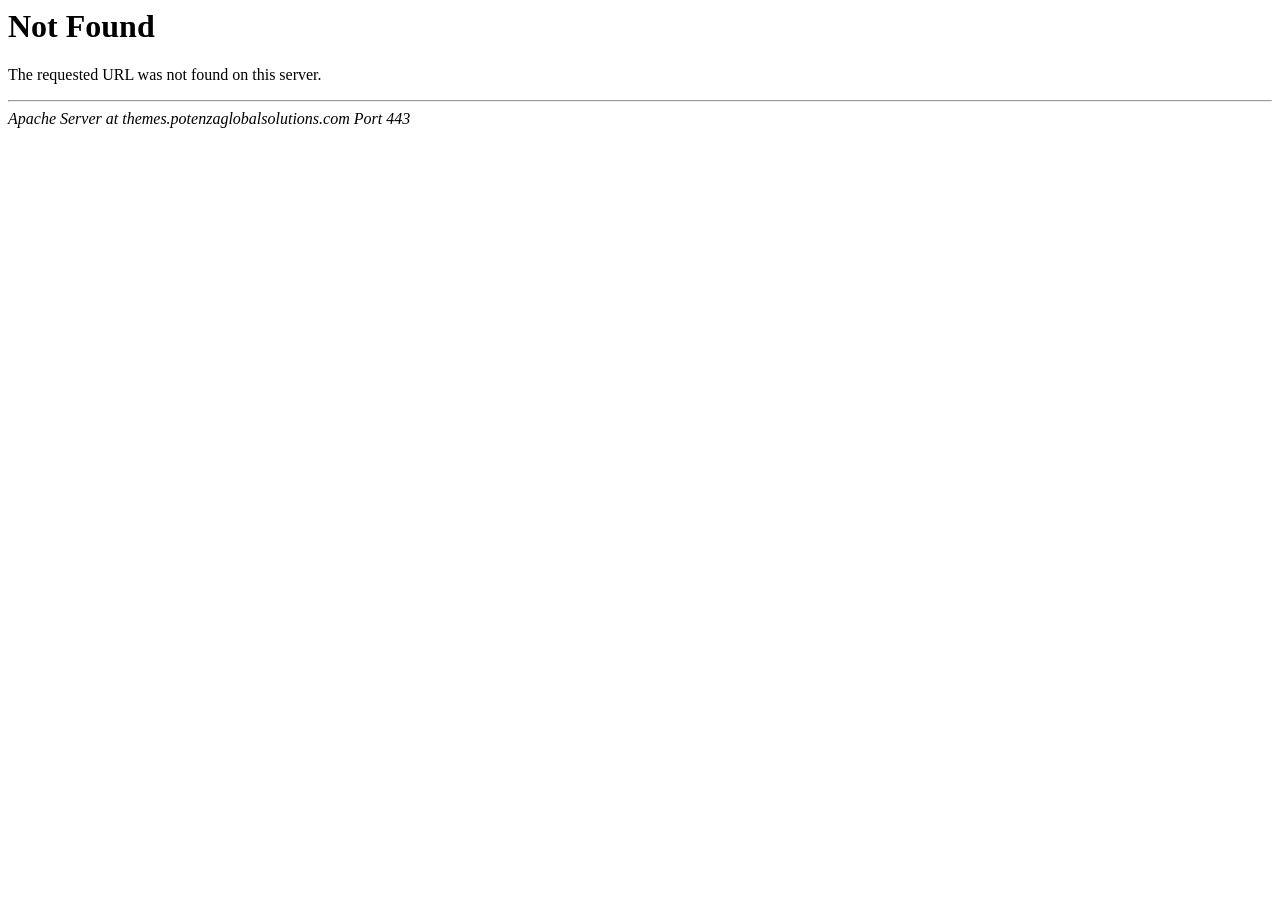
<file: images/ajax-loader.html>
<!DOCTYPE HTML PUBLIC "-//IETF//DTD HTML 2.0//EN">
<html><head>
<title>404 Not Found</title>
</head><body>
<h1>Not Found</h1>
<p>The requested URL was not found on this server.</p>
<hr>
<address>Apache Server at themes.potenzaglobalsolutions.com Port 443</address>
</body></html>
</file>
<file: css/lenis/lenis.css>
html.lenis,html.lenis body{height:auto}.lenis.lenis-smooth{scroll-behavior:auto!important}.lenis.lenis-smooth [data-lenis-prevent]{overscroll-behavior:contain}.lenis.lenis-stopped{overflow:clip}.lenis.lenis-smooth iframe{pointer-events:none}
</file>
<file: css/slideshow/subtle-slideshow.css>
@-webkit-keyframes right {
  from {
    -webkit-transform: translateX(calc((-4vw + -4vh + -4%)/3)) rotate(0.01deg);
    transform: translateX(calc((-4vw + -4vh + -4%)/3)) rotate(0.01deg);
    -ms-transform: translateX(-4%);
  }
  to {
    -webkit-transform: translateX(calc((4vw + 4vh + 4%)/3)) rotate(0.01deg);
    transform: translateX(calc((4vw + 4vh + 4%)/3)) rotate(0.01deg);
    -ms-transform: translateX(4%);
  }
}

@keyframes right {
  from {
    -webkit-transform: translateX(calc((-4vw + -4vh + -4%)/3)) rotate(0.01deg);
    transform: translateX(calc((-4vw + -4vh + -4%)/3)) rotate(0.01deg);
    -ms-transform: translateX(-4%);
  }
  to {
    -webkit-transform: translateX(calc((4vw + 4vh + 4%)/3)) rotate(0.01deg);
    transform: translateX(calc((4vw + 4vh + 4%)/3)) rotate(0.01deg);
    -ms-transform: translateX(4%);
  }
}

@-webkit-keyframes left {
  from {
    -webkit-transform: translateX(calc((4vw + 4vh + 4%)/3)) rotate(0.01deg);
    transform: translateX(calc((4vw + 4vh + 4%)/3)) rotate(0.01deg);
    -ms-transform: translateX(4%);
  }
  to {
    -webkit-transform: translateX(calc((-4vw + -4vh + -4%)/3)) rotate(0.01deg);
    transform: translateX(calc((-4vw + -4vh + -4%)/3)) rotate(0.01deg);
    -ms-transform: translateX(-4%);
  }
}

@keyframes left {
  from {
    -webkit-transform: translateX(calc((4vw + 4vh + 4%)/3)) rotate(0.01deg);
    transform: translateX(calc((4vw + 4vh + 4%)/3)) rotate(0.01deg);
    -ms-transform: translateX(4%);
  }
  to {
    -webkit-transform: translateX(calc((-4vw + -4vh + -4%)/3)) rotate(0.01deg);
    transform: translateX(calc((-4vw + -4vh + -4%)/3)) rotate(0.01deg);
    -ms-transform: translateX(-4%);
  }
}

@-webkit-keyframes down {
  from {
    -webkit-transform: translateY(calc((-4vw + -4vh + -4%)/3)) rotate(0.01deg);
    transform: translateY(calc((-4vw + -4vh + -4%)/3)) rotate(0.01deg);
    -ms-transform: translateY(-4%);
  }
  to {
    -webkit-transform: translateY(calc((4vw + 4vh + 4%)/3)) rotate(0.01deg);
    transform: translateY(calc((4vw + 4vh + 4%)/3)) rotate(0.01deg);
    -ms-transform: translateY(4%);
  }
}

@keyframes down {
  from {
    -webkit-transform: translateY(calc((-4vw + -4vh + -4%)/3)) rotate(0.01deg);
    transform: translateY(calc((-4vw + -4vh + -4%)/3)) rotate(0.01deg);
    -ms-transform: translateY(-4%);
  }
  to {
    -webkit-transform: translateY(calc((4vw + 4vh + 4%)/3)) rotate(0.01deg);
    transform: translateY(calc((4vw + 4vh + 4%)/3)) rotate(0.01deg);
    -ms-transform: translateY(4%);
  }
}

@-webkit-keyframes up {
  from {
    -webkit-transform: translateY(calc((4vw + 4vh + 4%)/3)) rotate(0.01deg);
    transform: translateY(calc((4vw + 4vh + 4%)/3)) rotate(0.01deg);
    -ms-transform: translateY(4%);
  }
  to {
    -webkit-transform: translateY(calc((-4vw + -4vh + -4%)/3)) rotate(0.01deg);
    transform: translateY(calc((-4vw + -4vh + -4%)/3)) rotate(0.01deg);
    -ms-transform: translateY(-4%);
  }
}

@keyframes up {
  from {
    -webkit-transform: translateY(calc((4vw + 4vh + 4%)/3)) rotate(0.01deg);
    transform: translateY(calc((4vw + 4vh + 4%)/3)) rotate(0.01deg);
    -ms-transform: translateY(4%);
  }
  to {
    -webkit-transform: translateY(calc((-4vw + -4vh + -4%)/3)) rotate(0.01deg);
    transform: translateY(calc((-4vw + -4vh + -4%)/3)) rotate(0.01deg);
    -ms-transform: translateY(-4%);
  }
}

@-webkit-keyframes out {
  from {
    -webkit-transform: scale(1.15);
    transform: scale(1.15);
  }
  to {
    -webkit-transform: scale(1);
    transform: scale(1);
  }
}

@keyframes out {
  from {
    -webkit-transform: scale(1.15);
    transform: scale(1.15);
  }
  to {
    -webkit-transform: scale(1);
    transform: scale(1);
  }
}

@-webkit-keyframes in {
  from {
    -webkit-transform: scale(1);
    transform: scale(1);
  }
  to {
    -webkit-transform: scale(1.15);
    transform: scale(1.15);
  }
}

@keyframes in {
  from {
    -webkit-transform: scale(1);
    transform: scale(1);
  }
  to {
    -webkit-transform: scale(1.15);
    transform: scale(1.15);
  }
}

/*#slides {
  position: fixed;
  width: 1px;
  height: 1px;
  left: -9999px;
}
*/
/*#slideshow {
  position: fixed;
  overflow: hidden;
  top: 0;
  left: 0;
  right: 0;
  bottom: 0;
}*/
/**/
#slideshow .slide, #slideshow span, #slideshow .static-content {
  display: block;
  position: absolute;
  top: 0;
  left: 0;
  right: 0;
  bottom: 0;
}

#slideshow  { height: 400px; }
#slideshow .slide span {
  background-size: cover;
  background-position: center;
}

#slideshow .slide span.animate.right, #slideshow .slide span.animate.left {
  left: calc((-4vw + -4vh + -4%)/3);
  right: calc((-4vw + -4vh + -4%)/3);
}

#slideshow .slide span.animate.up, #slideshow .slide span.animate.down {
  top: calc((-4vw + -4vh + -4%)/3);
  bottom: calc((-4vw + -4vh + -4%)/3);
}

#slideshow span.animate {
  -webkit-animation-fill-mode: forwards;
  animation-fill-mode: forwards;
  -webkit-animation-timing-function: linear;
  animation-timing-function: linear;
}

#slideshow span.animate.right {
  -webkit-animation-name: right;
  animation-name: right;
}

#slideshow span.animate.left {
  -webkit-animation-name: left;
  animation-name: left;
}

#slideshow span.animate.up {
  -webkit-animation-name: up;
  animation-name: up;
}

#slideshow span.animate.down {
  -webkit-animation-name: down;
  animation-name: down;
}

#slideshow span.animate.in {
  -webkit-animation-name: in;
  animation-name: in;
}

#slideshow span.animate.out {
  -webkit-animation-name: out;
  animation-name: out;
}

#slideshow span.animate.paused {
  -webkit-animation-play-state: paused;
  animation-play-state: paused;
}
</file>
<file: css/style.css>
body {
  font-family: "Jost", sans-serif;
  font-weight: normal;
  font-style: normal;
  font-size: 18px;
  line-height: 30px;
  color: #ced0df;
  overflow-x: hidden;
  background-color: #000f22; }

a {
  outline: medium none !important;
  color: #23a455;
  transition: all 0.3s ease-in-out;
  text-decoration: none; }
  a:focus {
    color: #000000;
    text-decoration: none !important; }
  a:hover {
    color: #000000;
    text-decoration: none !important; }

a.text-dark:focus {
  color: #23a455 !important; }

a.text-dark:hover {
  color: #23a455 !important; }

input {
  outline: medium none !important;
  color: #23a455; }

h1,
h2,
h3,
h4,
h5,
h6,
.h1,
.h2,
.h3,
.h4,
.h5,
.h6 {
  font-family: "Bai Jamjuree", serif;
  font-weight: 300;
  color: #ffffff;
  margin: 0px 0px 1rem; }
  h1 a,
  h2 a,
  h3 a,
  h4 a,
  h5 a,
  h6 a,
  .h1 a,
  .h2 a,
  .h3 a,
  .h4 a,
  .h5 a,
  .h6 a {
    color: inherit; }

h1 {
  font-size: 66px;
  font-style: normal;
  line-height: normal; }

h2 {
  font-size: 60px;
  line-height: 70px; }

h3 {
  font-size: 42px;
  line-height: 52px; }

h4 {
  font-size: 32px;
  line-height: 42px; }

h5 {
  font-size: 26px;
  line-height: normal; }

h6 {
  font-size: 22px;
  line-height: normal; }

.bg-black h1,
.bg-black h2,
.bg-black h3,
.bg-black h4,
.bg-black h5,
.bg-black h6,
.bg-black .h1,
.bg-black .h2,
.bg-black .h3,
.bg-black .h4,
.bg-black .h5,
.bg-black .h6 {
  color: #ffffff; }

.bg-dark h1,
.bg-dark h2,
.bg-dark h3,
.bg-dark h4,
.bg-dark h5,
.bg-dark h6,
.bg-dark .h1,
.bg-dark .h2,
.bg-dark .h3,
.bg-dark .h4,
.bg-dark .h5,
.bg-dark .h6 {
  color: #ffffff; }

.bg-black p,
.bg-dark p {
  color: #ced0df; }

iframe {
  width: 100%; }

label {
  font-weight: normal; }

*::-moz-selection {
  background: #23a455;
  color: #ffffff;
  text-shadow: none; }

::-moz-selection {
  background: #23a455;
  color: #ffffff;
  text-shadow: none; }

::selection {
  background: #23a455;
  color: #ffffff;
  text-shadow: none; }

.caption.alignleft {
  float: left;
  margin-right: 1.5em;
  margin-bottom: 1.5em; }
  .caption.alignleft img {
    width: 253px; }

.caption.alignright {
  float: right;
  margin-left: 1.5em;
  margin-bottom: 1.5em; }
  .caption.alignright img {
    width: 253px; }

.typography-section .hr {
  border-top: 1px solid rgba(255, 255, 255, 0.07);
  padding-top: 80px;
  margin-top: 80px; }

/*figure*/
figure.caption {
  width: 253px; }
  figure.caption .caption-text {
    margin: 14px 0px;
    text-align: center; }
  figure.caption.alignleft {
    float: left;
    margin-right: 25px;
    margin-bottom: 25px; }
  figure.caption.alignright {
    float: right;
    margin-left: 25px;
    margin-bottom: 25px; }

/*----------------------------------*/
/* Container Fluid */
/*----------------------------------*/
@media (min-width: 1400px) {
  .container {
    max-width: 1424px; } }

@media (max-width: 991px) {
  .container {
    max-width: 100%; } }

/*----------------------------------*/
/* Section Title */
/*----------------------------------*/
.section-title {
  margin-bottom: 20px; }
  
  .section-title .sub-title {
    font-size: 16px;
    color: #23a455;
    font-weight: 600;
    line-height: 28px;
    margin-bottom: 20px;
    display: inline-block;
    text-transform: uppercase;
    font-family: "Bai Jamjuree", serif; }
  .section-title .title {
    margin-bottom: 50px;
    text-transform: capitalize; }
  .section-title p {
    margin-top: 25px;
    margin-bottom: 0;
    color: #ced0df; }
    .section-title p + p {
      margin-top: 20px; }
  .section-title.section-title-light .title {
    color: #ffffff; }
  .section-title.section-title-light p {
    color: #ffffff; }
  .section-title .btn {
    margin-top: 30px; }
  .section-title .title-border {
    padding-left: 30px;
    border-left: 4px solid #23a455; }

/* Title in BG Dark */
.bg-dark .section-title p {
  color: #ced0df; }

/*----------------------------------*/
/* Breadcrumb */
/*----------------------------------*/
.breadcrumb {
  margin-top: 18px;
  background: transparent;
  border-radius: 0;
  display: inline-flex;
  padding: 14px 40px;
  justify-content: center; }
  .breadcrumb .breadcrumb-item {
    display: inline-block;
    font-size: 18px;
    color: #ffffff; }
    .breadcrumb .breadcrumb-item a {
      color: #ffffff; }
      .breadcrumb .breadcrumb-item a:hover {
        color: #ffffff; }
    .breadcrumb .breadcrumb-item:before {
      color: #ffffff; }
  .breadcrumb .breadcrumb-item.active {
    color: #ffffff; }

/*----------------------------------*/
/* Dropcaps */
/*----------------------------------*/
.dropcaps .dropcap-style-1 {
  float: left;
  text-align: center;
  line-height: 1;
  font-size: 50px;
  margin-right: 20px;
  color: #ffffff; }
  .dropcaps .dropcap-style-1 .drop-cap-letter {
    font-size: 60px;
    font-weight: 500;
    display: inline-block; }

.dropcaps .dropcap-style-2 {
  float: left;
  text-align: center;
  line-height: 1;
  font-size: 50px;
  padding: 7px;
  margin-right: 20px;
  margin-top: 8px;
  background-color: #23a455;
  color: #ffffff; }
  .dropcaps .dropcap-style-2 .drop-cap-letter {
    font-size: 60px;
    font-weight: 500;
    display: inline-block;
    height: 60px;
    width: 60px; }

/*----------------------------------*/
/* Blockquote */
/*----------------------------------*/
blockquote {
  font-size: 20px;
  line-height: 34px;
  padding: 0px 30px;
  margin: 0;
  border-left: 5px solid #23a455;
  box-shadow: 0 5px 30px rgba(0, 0, 0, 0.05); }
  blockquote cite {
    display: flex;
    gap: 10px;
    line-height: normal;
    align-items: center;
    color: #23a455; }
    blockquote cite:before {
      content: "";
      width: 30px;
      height: 2px;
      display: inline-block;
      background: #23a455; }
  blockquote .blockquote-name {
    font-weight: 500; }

/*Blockquote Style 1*/
blockquote.blockquote-style-1 {
  padding: 40px 50px;
  padding-left: 180px;
  margin: 15px 0;
  margin-right: 10px;
  position: relative;
  font-size: 18px;
  line-height: 30px;
  border: 1px solid rgba(255, 255, 255, 0.07);
  z-index: 2; }
  blockquote.blockquote-style-1 .blockquote-content {
    position: relative; }
    blockquote.blockquote-style-1 .blockquote-content .quote-icon {
      width: 100px;
      flex: 0 0 100px;
      margin-right: 30px; }
    blockquote.blockquote-style-1 .blockquote-content p {
      color: #ced0df;
      font-size: 18px;
      line-height: 28px;
      margin-bottom: 0; }
    blockquote.blockquote-style-1 .blockquote-content .blockquote-author .blockquote-name {
      color: #23a455; }
  blockquote.blockquote-style-1:before {
    content: "\f10d";
    font-family: "Font Awesome 6 Free";
    font-weight: 900;
    position: absolute;
    top: 30px;
    left: 55px;
    opacity: 1;
    font-size: 100px;
    line-height: 90px;
    font-style: normal;
    color: transparent;
    -webkit-text-stroke: 2px #23a455; }
  blockquote.blockquote-style-1:after {
    position: absolute;
    top: -10px;
    left: 10px;
    height: 100%;
    width: 100%;
    content: "";
    border: 1px solid rgba(255, 255, 255, 0.07);
    z-index: -1; }

blockquote.blockquote-style-1 cite, blockquote.blockquote-style-1 p + p {
  margin-top: 10px; }

/*===============================================*/
/* Responsive CSS */
/*===============================================*/
@media (max-width: 1199px) {
  h1 {
    font-size: 62px; }
  h2 {
    font-size: 50px;
    line-height: 60px; } }

@media (max-width: 991px) {
  h1 {
    font-size: 56px; }
  h2 {
    font-size: 42px;
    line-height: 52px; }
  h3 {
    font-size: 36px;
    line-height: 46px; }
  .section-title .sub-title {
    margin-bottom: 5px; }
  .section-title p {
    margin-top: 15px; }
  .typography-section .hr {
    padding-top: 60px;
    margin-top: 60px; } }

@media (max-width: 767px) {
  h1 {
    font-size: 52px; }
  h2 {
    font-size: 36px;
    line-height: 46px; }
  h3 {
    font-size: 30px;
    line-height: 42px; }
  h4 {
    font-size: 28px;
    line-height: normal; }
  h5 {
    font-size: 24px;
    line-height: normal; }
  h6 {
    font-size: 20px;
    line-height: normal; }
  .section-title {
    margin-bottom: 30px; }
  /* Breadcrumb */
  .breadcrumb {
    margin-top: 10px; }
  .typography-section .hr {
    padding-top: 40px;
    margin-top: 40px; }
  /*Blockquote Style 1*/
  blockquote.blockquote-style-1 {
    padding: 30px;
    padding-left: 110px; }
    blockquote.blockquote-style-1:before {
      left: 30px;
      font-size: 70px;
      line-height: 70px; } }

@media (max-width: 575px) {
  h1 {
    font-size: 44px;
    line-height: 54px; }
  h2 {
    font-size: 30px;
    line-height: 40px; }
  h3 {
    font-size: 28px;
    line-height: 38px; }
  h4 {
    font-size: 24px;
    line-height: 34px; }
  h5 {
    font-size: 20px;
    line-height: 30px; }
  h6 {
    font-size: 18px;
    line-height: 28px; }
  /* Section Title */
  .section-title .title-border {
    padding-left: 10px; }
  /* Breadcrumb */
  .breadcrumb .breadcrumb-item {
    font-size: 16px;
    padding-left: 5px; }
    .breadcrumb .breadcrumb-item:before {
      padding-right: 5px; }
  /*Blockquote Style 1*/
  blockquote.blockquote-style-1 {
    padding: 20px;
    padding-top: 90px; }
    blockquote.blockquote-style-1:before {
      left: 20px;
      top: 15px; }
  .typography-section .hr {
    padding-top: 30px;
    margin-top: 30px; } }

/*****************************
	Helper Classes
*****************************/
/* color */
.text-primary {
  color: #23a455 !important; }

.text-secondary {
  color: #07192f !important; }

.text-light {
  color: #dfdfdf !important; }

.text-dark {
  color: #000000 !important; }

/* fill colors for svg */
.fill-dark {
  fill: #000000; }

.fill-primary {
  fill: #23a455; }

.fill-light {
  fill: #f6f6f6; }

.fill-white {
  fill: #ffffff; }

/* background */
.bg-primary {
  background-color: #23a455 !important; }

.bg-dark {
  background-color: #07192f !important; }

.bg-light {
  background-color: #f6f6f6 !important; }

.bg-black {
  background-color: #000000 !important; }

.bg-primary-gradient {
  background-color: #23a455;
  background-image: linear-gradient(170deg, #23a455 0%, #5CC4A1 100%); }

.border-t {
  border-top: 1px solid rgba(255, 255, 255, 0.07); }

.border-b {
  border-bottom: 1px solid rgba(255, 255, 255, 0.07); }

.bg-img-box {
  height: 100%; }

/*------------------------------*/
/* Ellipse Shep */
/*------------------------------*/
.ellipse-top {
  background-image: url(3591cc4a5edba61f0e96.png);
  background-position: center top;
  background-repeat: no-repeat;
  background-size: auto; }

.ellipse-bottom {
  background-image: url(22802f06a84d019cb83f.png);
  background-position: center bottom;
  background-repeat: no-repeat;
  background-size: auto; }

/* Transform Rotate Left */
.rotate-left-1 {
  transform: rotate(1deg); }

.rotate-left-2 {
  transform: rotate(2deg); }

.rotate-left-3 {
  transform: rotate(3deg); }

.rotate-left-4 {
  transform: rotate(4deg); }

.rotate-left-5 {
  transform: rotate(5deg); }

/* Transform Rotate Right */
.rotate-right-1 {
  transform: rotate(-1deg); }

.rotate-right-2 {
  transform: rotate(-2deg); }

.rotate-right-3 {
  transform: rotate(-3deg); }

.rotate-right-4 {
  transform: rotate(-4deg); }

.rotate-right-5 {
  transform: rotate(-5deg); }

/* Border Radius */
.radius-3 {
  border-radius: 3px; }

.radius-4 {
  border-radius: 4px; }

.radius-5 {
  border-radius: 5px; }

.radius-8 {
  border-radius: 8px; }

.radius-10 {
  border-radius: 10px; }

.radius-15 {
  border-radius: 15px; }

.radius-20 {
  border-radius: 20px; }

.radius-25 {
  border-radius: 25px; }

.radius-50 {
  border-radius: 50px; }

.radius-80 {
  border-radius: 80px; }

.radius-100 {
  border-radius: 100%; }

/* Z-Index */
.z-index-1 {
  z-index: 1; }

.z-index-2 {
  z-index: 2; }

.z-index-3 {
  z-index: 3; }

.z-index-4 {
  z-index: 4; }

.z-index-5 {
  z-index: 5; }

.z-index-6 {
  z-index: 6; }

.z-index-7 {
  z-index: 7; }

.z-index-8 {
  z-index: 8; }

.z-index-9 {
  z-index: 9; }

.z-index-10 {
  z-index: 10; }

.z-index-100 {
  z-index: 100; }

/*----------------------------*/
/* Section Margin Padding */
/*----------------------------*/
.space-ptb {
  padding-top: 130px;
  padding-bottom: 130px; }

.space-pt {
  padding-top: 130px; }

.space-pb {
  padding-bottom: 130px; }

.space-medium-ptb {
  padding-top: 80px;
  padding-bottom: 80px; }

.space-medium-pt {
  padding-top: 80px; }

.space-medium-pb {
  padding-bottom: 80px; }

.space-small-ptb {
  padding-top: 60px;
  padding-bottom: 60px; }

.space-small-pt {
  padding-top: 60px; }

.space-small-pb {
  padding-bottom: 60px; }

.padding-start {
  padding-left: 110px; }

.padding-end {
  padding-right: 110px; }

.padding-medium-start {
  padding-left: 80px; }

.padding-medium-end {
  padding-right: 80px; }

.padding-small-start {
  padding-left: 60px; }

.padding-small-end {
  padding-right: 60px; }

.full-width {
  padding: 0 80px; }

.space-mtb {
  margin-top: 130px;
  margin-bottom: 130px; }

.space-mt {
  margin-top: 130px; }

.space-mb {
  margin-bottom: 130px; }

.space-medium-mtb {
  margin-top: 80px;
  margin-bottom: 80px; }

.space-medium-mt {
  margin-top: 80px; }

.space-medium-mb {
  margin-bottom: 80px; }

.space-small-mtb {
  margin-top: 60px;
  margin-bottom: 60px; }

.space-small-mt {
  margin-top: 60px; }

.space-small-mb {
  margin-bottom: 60px; }

.margin-start {
  margin-left: 110px; }

.margin-end {
  margin-right: 110px; }

.full-width {
  margin: 0 80px; }

/*----------------------------*/
/* Section BG Image */
/*----------------------------*/
.section-bg-half {
  position: relative; }
  .section-bg-half .bg-fixed {
    position: absolute;
    left: 0;
    top: 0;
    bottom: 0;
    width: 50%; }
    .section-bg-half .bg-fixed.clm-3 {
      width: 25%; }
    .section-bg-half .bg-fixed.clm-4 {
      width: 33.3333%; }
    .section-bg-half .bg-fixed.clm-5 {
      width: 41.6666%; }
    .section-bg-half .bg-fixed.clm-6 {
      width: 50%; }
    .section-bg-half .bg-fixed.clm-7 {
      width: 58.3333%; }
    .section-bg-half .bg-fixed.clm-8 {
      width: 66.6666%; }

/*-----------------------*/
/* Cursor */
/*-----------------------*/
#cursor {
  position: fixed;
  z-index: 99;
  left: 0;
  top: 0;
  pointer-events: none; }

@media (hover: hover) and (pointer: fine) {
  .cursor__circle {
    width: 40px;
    height: 40px;
    margin-top: -50%;
    margin-left: -50%;
    border-radius: 50%;
    border: 1px solid #23a455;
    transition: opacity 0.3s cubic-bezier(0.25, 1, 0.5, 1), background-color 0.3s cubic-bezier(0.25, 1, 0.5, 1), border-color 0.3s cubic-bezier(0.25, 1, 0.5, 1), width 0.3s cubic-bezier(0.25, 1, 0.5, 1), height 0.3s cubic-bezier(0.25, 1, 0.5, 1); }
  /* Cursor Text */
  #cursor.text .cursor__circle,
  #cursor.arrow .cursor__circle,
  #cursor.custom-icon .cursor__circle,
  #cursor.cursor-color .cursor__circle {
    width: 100px;
    height: 100px;
    border: none;
    backdrop-filter: blur(10px);
    background-color: rgba(35, 164, 85, 0.6); }
  #cursor.text::after,
  #cursor.cursor-color::after,
  #cursor.cursor-blur::after {
    content: '';
    position: absolute;
    left: -50%;
    top: -50%;
    width: 100%;
    height: 100%;
    color: #000000;
    font-size: 18px;
    font-weight: 500;
    display: flex;
    align-items: center;
    justify-content: center; }
  #cursor.cursor-color::after,
  #cursor.cursor-blur::after {
    color: #07192f; }
  #cursor::after {
    content: attr(data-cursor-text) !important; }
  /* Cursor Arrow */
  #cursor.arrow::after,
  #cursor.custom-icon::after {
    content: '' !important;
    position: absolute;
    left: -50%;
    top: -50%;
    width: 100%;
    height: 100%;
    color: #000000;
    font-size: 18px;
    font-weight: 500;
    display: flex;
    align-items: center;
    justify-content: center;
    background-image: url(3bdd996d6ebadce6297e.svg);
    background-size: 30px;
    background-repeat: no-repeat;
    background-position: center; }
  #cursor.custom-icon::after {
    background-image: url(30f87f795a9cf2df91ce.svg); }
  #cursor.cursor-link.custom-icon:after {
    content: '' !important;
    opacity: 1;
    width: 100%;
    height: 100%;
    background-image: url(30f87f795a9cf2df91ce.svg); }
  #cursor.cursor-link.custom-icon .cursor__circle {
    width: 100px;
    height: 100px;
    opacity: 1; }
  #cursor.cursor-link .cursor__circle {
    opacity: 0;
    width: 0;
    height: 0; }
  #cursor.cursor-link::after {
    content: normal;
    opacity: 0; }
  #cursor.overlay .cursor__circle {
    width: 48px;
    height: 48px;
    background-color: rgba(227, 222, 193, 0.08);
    border-color: transparent; }
  #cursor.cursor-color .cursor__circle {
    width: 100px;
    height: 100px;
    background-color: #23a455;
    border-color: #23a455; }
  #cursor.cursor-blur .cursor__circle {
    border: none;
    width: 100px;
    height: 100px;
    backdrop-filter: blur(10px);
    background-color: transparent; } }

/*Font Weight*/
.fw-600 {
  font-weight: 600; }

.fw-500 {
  font-weight: 500; }

/* Text Stroke */
.bg-text-stroke {
  color: transparent !important;
  -webkit-text-stroke-width: 1px;
  -webkit-text-stroke-color: #ffffff;
  display: block; }

/* img holder */
.bg-holder {
  background-size: cover;
  background-position: center center;
  background-repeat: no-repeat;
  width: 100%; }

.object-cover {
  object-fit: cover;
  height: 100%;
  width: 100%; }

/*=====================================================*/
/* Grid Col - CSS */
/*=====================================================*/
.grid-wrapper {
  display: grid;
  grid-template-columns: repeat(1, 1fr);
  grid-gap: 50px; }

.grid-wrapper:has(.grid-left) {
  grid-gap: 70px; }

.grid-justify-center {
  justify-items: center; }

.grid-align-center {
  align-items: center; }

.grid-gap-50 {
  grid-gap: 50px 30px; }

.grid-gap-30 {
  grid-gap: 30px 30px; }

.grid-gap-15 {
  grid-gap: 15px 30px; }

.grid-gap-10 {
  grid-gap: 10px; }

.grid-gap-5 {
  grid-gap: 5; }

.grid-gap-0 {
  grid-gap: 0; }

.grid-wrapper.grid-xl-1 {
  grid-template-columns: repeat(1, 1fr); }

.grid-wrapper.grid-xl-2 {
  grid-template-columns: repeat(2, 1fr); }

.grid-wrapper.grid-xl-3 {
  grid-template-columns: repeat(3, 1fr); }

.grid-wrapper.grid-xl-4 {
  grid-template-columns: repeat(4, 1fr); }

.grid-wrapper.grid-xl-5 {
  grid-template-columns: repeat(5, 1fr); }

.grid-wrapper.grid-xl-6 {
  grid-template-columns: repeat(6, 1fr); }

@media (max-width: 1199px) {
  .grid-wrapper:has(.grid-left) {
    grid-gap: 24px; }
  .grid-wrapper.grid-lg-1 {
    grid-template-columns: repeat(1, 1fr); }
  .grid-wrapper.grid-lg-2 {
    grid-template-columns: repeat(2, 1fr); }
  .grid-wrapper.grid-lg-3 {
    grid-template-columns: repeat(3, 1fr); }
  .grid-wrapper.grid-lg-4 {
    grid-template-columns: repeat(4, 1fr); }
  .grid-wrapper.grid-lg-5 {
    grid-template-columns: repeat(5, 1fr); }
  .grid-wrapper.grid-lg-6 {
    grid-template-columns: repeat(6, 1fr); } }

@media (max-width: 991px) {
  .grid-wrapper.grid-md-1 {
    grid-template-columns: repeat(1, 1fr); }
  .grid-wrapper.grid-md-2 {
    grid-template-columns: repeat(2, 1fr); }
  .grid-wrapper.grid-md-3 {
    grid-template-columns: repeat(3, 1fr); }
  .grid-wrapper.grid-md-4 {
    grid-template-columns: repeat(4, 1fr); }
  .grid-wrapper.grid-md-5 {
    grid-template-columns: repeat(5, 1fr); }
  .grid-wrapper.grid-md-6 {
    grid-template-columns: repeat(6, 1fr); } }

@media (max-width: 767px) {
  .grid-gap-50 {
    grid-gap: 30px; }
  .grid-wrapper.grid-sm-1 {
    grid-template-columns: repeat(1, 1fr); }
  .grid-wrapper.grid-sm-2 {
    grid-template-columns: repeat(2, 1fr); }
  .grid-wrapper.grid-sm-3 {
    grid-template-columns: repeat(3, 1fr); }
  .grid-wrapper.grid-sm-4 {
    grid-template-columns: repeat(4, 1fr); }
  .grid-wrapper.grid-sm-5 {
    grid-template-columns: repeat(5, 1fr); }
  .grid-wrapper.grid-sm-6 {
    grid-template-columns: repeat(6, 1fr); } }

@media (max-width: 575px) {
  .grid-gap-50 {
    grid-gap: 24px; }
  .grid-wrapper.grid-xs-1 {
    grid-template-columns: repeat(1, 1fr); }
  .grid-wrapper.grid-xs-2 {
    grid-template-columns: repeat(2, 1fr); }
  .grid-wrapper.grid-xs-3 {
    grid-template-columns: repeat(3, 1fr); }
  .grid-wrapper.grid-xs-4 {
    grid-template-columns: repeat(4, 1fr); }
  .grid-wrapper.grid-xs-5 {
    grid-template-columns: repeat(5, 1fr); }
  .grid-wrapper.grid-xs-6 {
    grid-template-columns: repeat(6, 1fr); } }

/*----------------------------*/
/* Rotate CSS */
/*----------------------------*/
.rotate {
  transform: rotate(2deg); }

/*----------------------------*/
/* Full Width Section */
/*----------------------------*/
.full-width {
  padding-left: 40px;
  padding-right: 40px; }

.full-width-md {
  padding-left: 40px;
  padding-right: 40px; }

.rounded-section {
  border-radius: 30px; }

.rounded-section.jarallax .jarallax-container {
  border-radius: 30px; }

section:has(.rounded-section) {
/*  padding-left: 40px;
  padding-right: 40px; 
*/  }

.full-width .rounded-section {
  padding-left: 40px;
  padding-right: 40px; }

/*=====================================================*/
/* Responsive CSS */
/*=====================================================*/
@media (max-width: 1399px) {
  /* Page Section Padding */
  .space-ptb {
    padding-top: 120px;
    padding-bottom: 120px; }
  .space-pt {
    padding-top: 120px; }
  .space-pb {
    padding-bottom: 120px; }
  .space-medium-ptb {
    padding-top: 100px;
    padding-bottom: 100px; }
  .space-medium-pt {
    padding-top: 100px; }
  .space-medium-pb {
    padding-bottom: 100px; }
  .space-small-ptb {
    padding-top: 80px;
    padding-bottom: 80px; }
  .space-small-pt {
    padding-top: 80px; }
  .space-small-pb {
    padding-bottom: 80px; }
  .padding-medium-start {
    padding-left: 60px; }
  .padding-medium-end {
    padding-right: 60px; }
  .padding-small-start {
    padding-left: 40px; }
  .padding-small-end {
    padding-right: 40px; }
  /* Page Section Margin */
  .space-mtb {
    margin-top: 120px;
    margin-bottom: 120px; }
  .space-mt {
    margin-top: 120px; }
  .space-mb {
    margin-bottom: 120px; }
  .space-medium-mtb {
    margin-top: 100px;
    margin-bottom: 100px; }
  .space-medium-mt {
    margin-top: 100px; }
  .space-medium-mb {
    margin-bottom: 100px; }
  .space-small-mtb {
    margin-top: 80px;
    margin-bottom: 80px; }
  .space-small-mt {
    margin-top: 80px; }
  .space-small-mb {
    margin-bottom: 80px; } }

@media (max-width: 1199px) {
  /* Page Section Padding */
  .space-ptb {
    padding-top: 100px;
    padding-bottom: 100px; }
  .space-pt {
    padding-top: 100px; }
  .space-pb {
    padding-bottom: 100px; }
  .space-medium-ptb {
    padding-top: 80px;
    padding-bottom: 80px; }
  .space-medium-pt {
    padding-top: 80px; }
  .space-medium-pb {
    padding-bottom: 80px; }
  .space-small-ptb {
    padding-top: 60px;
    padding-bottom: 60px; }
  .space-small-pt {
    padding-top: 60px; }
  .space-small-pb {
    padding-bottom: 60px; }
  .padding-start {
    padding-left: 40px; }
  .padding-end {
    padding-right: 40px; }
  .padding-medium-start {
    padding-left: 40px; }
  .padding-medium-end {
    padding-right: 40px; }
  .padding-small-start {
    padding-left: 30px; }
  .padding-small-end {
    padding-right: 30px; }
  .full-width {
    padding: 0 40px; }
  /* Page Section Margin */
  .space-mtb {
    margin-top: 100px;
    margin-bottom: 100px; }
  .space-mt {
    margin-top: 100px; }
  .space-mb {
    margin-bottom: 100px; }
  .space-medium-mtb {
    margin-top: 80px;
    margin-bottom: 80px; }
  .space-medium-mt {
    margin-top: 80px; }
  .space-medium-mb {
    margin-bottom: 80px; }
  .space-small-mtb {
    margin-top: 60px;
    margin-bottom: 60px; }
  .space-small-mt {
    margin-top: 60px; }
  .space-small-mb {
    margin-bottom: 60px; }
  .margin-start {
    margin-left: 40px; }
  .margin-end {
    margin-right: 40px; }
  section:has(.rounded-section) {
    padding-left: 30px;
    padding-right: 30px; }
  .full-width .rounded-section {
    padding-left: 30px;
    padding-right: 30px; } }

@media (max-width: 991px) {
  /* Page Section Padding */
  .space-ptb {
    padding-top: 90px;
    padding-bottom: 90px; }
  .space-pt {
    padding-top: 90px; }
  .space-pb {
    padding-bottom: 90px; }
  .space-medium-ptb {
    padding-top: 70px;
    padding-bottom: 70px; }
  .space-medium-pt {
    padding-top: 70px; }
  .space-medium-pb {
    padding-bottom: 70px; }
  .space-small-ptb {
    padding-top: 50px;
    padding-bottom: 50px; }
  .space-small-pt {
    padding-top: 50px; }
  .space-small-pb {
    padding-bottom: 50px; }
  .padding-start {
    padding-left: 20px; }
  .padding-end {
    padding-right: 20px; }
  .padding-medium-start {
    padding-left: 20px; }
  .padding-medium-end {
    padding-right: 20px; }
  .padding-small-start {
    padding-left: 20px; }
  .padding-small-end {
    padding-right: 20px; }
  .full-width {
    padding: 0 30px; }
  /* Page Section Margin */
  .space-mtb {
    margin-top: 90px;
    margin-bottom: 90px; }
  .space-mt {
    margin-top: 90px; }
  .space-mb {
    margin-bottom: 90px; }
  .space-medium-mtb {
    margin-top: 70px;
    margin-bottom: 70px; }
  .space-medium-mt {
    margin-top: 70px; }
  .space-medium-mb {
    margin-bottom: 70px; }
  .space-small-mtb {
    margin-top: 50px;
    margin-bottom: 50px; }
  .space-small-mt {
    margin-top: 50px; }
  .space-small-mb {
    margin-bottom: 50px; }
  .margin-start {
    margin-left: 20px; }
  .margin-end {
    margin-right: 20px; }
  .cursor,
  .cursor-follower {
    display: none; }
  /*Full Width Section*/
  .full-width {
    padding-left: 12px;
    padding-right: 12px; }
  .full-width-md {
    padding-left: 12px;
    padding-right: 12px; }
  section:has(.rounded-section) {
    padding-left: 12px;
    padding-right: 12px; }
  .full-width .rounded-section {
    padding-left: 12px;
    padding-right: 12px; } }

@media (max-width: 767px) {
  .bg-img-box {
    height: 350px; }
  /* Page Section Padding */
  .space-ptb {
    padding-top: 70px;
    padding-bottom: 70px; }
  .space-pt {
    padding-top: 70px; }
  .space-pb {
    padding-bottom: 70px; }
  .space-medium-ptb {
    padding-top: 50px;
    padding-bottom: 50px; }
  .space-medium-pt {
    padding-top: 50px; }
  .space-medium-pb {
    padding-bottom: 50px; }
  .padding-start {
    padding-left: 0px; }
  .padding-end {
    padding-right: 0px; }
  /* Page Section Margin */
  .space-mtb {
    margin-top: 70px;
    margin-bottom: 70px; }
  .space-mt {
    margin-top: 70px; }
  .space-mb {
    margin-bottom: 70px; }
  .space-medium-mtb {
    margin-top: 50px;
    margin-bottom: 50px; }
  .space-medium-mt {
    margin-top: 50px; }
  .space-medium-mb {
    margin-bottom: 50px; }
  .margin-start {
    margin-left: 0px; }
  .margin-end {
    margin-right: 0px; }
  .full-width {
    padding: 0 15px; } }

@media (max-width: 575px) {
  .bg-img-box {
    height: 300px; }
  /* Page Section Padding */
  .space-ptb {
    padding-top: 50px;
    padding-bottom: 50px; }
  .space-pt {
    padding-top: 50px; }
  .space-pb {
    padding-bottom: 50px; }
  /* Page Section Margin */
  .space-mtb {
    margin-top: 50px;
    margin-bottom: 50px; }
  .space-mt {
    margin-top: 50px; }
  .space-mb {
    margin-bottom: 50px; } }

/*****************************
	Accordion
*****************************/
.accordion .accordion-item {
  border: none;
  border-bottom: 1px solid rgba(255, 255, 255, 0.15);
  background-color: inherit;
  margin-bottom: 0px; }
  .accordion .accordion-item .accordion-header {
    overflow: hidden;
    border-radius: 5px; }
  .accordion .accordion-item .accordion-header .accordion-button {
    font-size: 24px;
    font-weight: 600;
    padding: 35px 0px;
    padding-right: 40px;
    background-color: inherit;
    color: #ffffff;
    border: 0;
    border-radius: 0; }
    .accordion .accordion-item .accordion-header .accordion-button:after {
      content: "\2b";
      background-image: inherit;
      font-family: 'Font Awesome 5 Free';
      font-size: 18px;
      font-weight: 600;
      color: #ffffff;
      width: 40px;
      height: 40px;
      border: 0;
      position: absolute;
      right: 0;
      top: 50%;
      transform: translateY(-50%);
      padding-bottom: 0px;
      display: flex;
      justify-content: center;
      align-items: center; }
    .accordion .accordion-item .accordion-header .accordion-button:hover {
      color: #23a455; }
      .accordion .accordion-item .accordion-header .accordion-button:hover:after {
        color: #23a455; }
  .accordion .accordion-item .accordion-header .accordion-button:not(.collapsed) {
    box-shadow: inherit;
    outline: inherit;
    color: #23a455; }
    .accordion .accordion-item .accordion-header .accordion-button:not(.collapsed):after {
      content: "\f068";
      font-family: 'Font Awesome 5 Free';
      color: #23a455; }
  .accordion .accordion-item .accordion-button:focus {
    border-color: #23a455;
    box-shadow: inherit; }
  .accordion .accordion-item .accordion-collapse .accordion-body {
    background-color: transparent;
    padding-top: 10px;
    padding-right: 30px;
    padding-bottom: 15px;
    padding-left: 0px;
    color: #ced0df;
    margin-bottom: 25px; }
  .accordion .accordion-item:first-of-type {
    border-radius: 0px; }
  .accordion .accordion-item:last-of-type {
    border-radius: 0px; }
  .accordion .accordion-item:last-child {
    margin-bottom: 0px; }

.accordion.accordion-style-pgs-two .accordion-item {
  border: none;
  margin-bottom: 15px; }
  .accordion.accordion-style-pgs-two .accordion-item .accordion-header .accordion-button {
    font-size: 20px;
    border-radius: 5px;
    border: 1px solid rgba(255, 255, 255, 0.07);
    padding: 22px 25px;
    padding-right: 55px; }
    .accordion.accordion-style-pgs-two .accordion-item .accordion-header .accordion-button:after {
      right: 12px; }
    .accordion.accordion-style-pgs-two .accordion-item .accordion-header .accordion-button:hover {
      color: #ffffff; }
      .accordion.accordion-style-pgs-two .accordion-item .accordion-header .accordion-button:hover:after {
        color: #ffffff; }
  .accordion.accordion-style-pgs-two .accordion-item .accordion-header .accordion-button:not(.collapsed) {
    box-shadow: inherit;
    outline: inherit;
    color: #ffffff;
    background-color: #23a455; }
    .accordion.accordion-style-pgs-two .accordion-item .accordion-header .accordion-button:not(.collapsed):after {
      content: "\f068";
      font-family: 'Font Awesome 5 Free';
      color: #ffffff; }
  .accordion.accordion-style-pgs-two .accordion-item .accordion-collapse .accordion-body {
    background-color: transparent;
    padding-top: 30px;
    padding-right: 30px;
    padding-bottom: 15px;
    padding-left: 30px;
    color: #ced0df;
    margin-bottom: 0px; }

/*****************************
	Responsive
*****************************/
@media (max-width: 991px) {
  .accordion .accordion-item .accordion-header .accordion-button {
    font-size: 20px;
    padding: 20px 20px;
    padding-left: 0px;
    padding-right: 35px; }
  .accordion .accordion-item .accordion-collapse .accordion-body {
    padding-bottom: 0px;
    padding-top: 0px;
    margin-bottom: 20px; } }

@media (max-width: 575px) {
  .accordion.accordion-style-pgs-two .accordion-item .accordion-header .accordion-button {
    font-size: 18px;
    padding: 16px 20px;
    padding-right: 50px; } }

/*****************************
	Action-box
*****************************/
.action-box {
  position: relative;
  height: 100%;
  padding: 50px;
  background-color: #23a455;
  border-radius: 25px;
  /* Action box Style 02	*/
  /* Action box Style 03 */ }
  .action-box .action-box-content {
    margin-top: 40px;
    padding-top: 40px;
    border-top: 1px solid rgba(255, 255, 255, 0.2); }
    .action-box .action-box-content .counter {
      border-bottom: none; }
      .action-box .action-box-content .counter:before {
        display: none; }
      .action-box .action-box-content .counter .counter-number .timer {
        font-size: 74px;
        line-height: 74px;
        margin-bottom: 10px; }
    .action-box .action-box-content p {
      color: #ffffff;
      margin-bottom: 0; }
  .action-box.action-box-style-02 {
    z-index: 2;
    border-radius: 15px;
    padding: 150px 45px 60px; }
    .action-box.action-box-style-02 .action-box-content {
      padding-top: 0;
      margin-top: 0;
      border-top: none; }
      .action-box.action-box-style-02 .action-box-content .title {
        font-family: "Bai Jamjuree", serif;
        font-size: 36px;
        font-weight: 700;
        text-transform: capitalize;
        line-height: 44px;
        color: #ffffff;
        margin-bottom: 20px; }
      .action-box.action-box-style-02 .action-box-content .description {
        margin-bottom: 30px;
        color: #ffffff; }
    .action-box.action-box-style-02:before {
      position: absolute;
      content: "";
      border-radius: 15px;
      background: linear-gradient(180deg, rgba(35, 164, 85, 0.1) 0%, #23a455 100%);
      height: 100%;
      width: 100%;
      left: 0;
      top: 0;
      z-index: -1; }
  .action-box.action-box-style-03 {
    border-radius: 10px;
    padding: 50px 45px;
    border: 1px solid rgba(131, 131, 131, 0.25);
    background-color: transparent; }
    .action-box.action-box-style-03:before {
      content: "";
      height: 100%;
      width: 100%;
      position: absolute;
      top: 0;
      left: 0;
      opacity: 0.4;
      background-image: url(5aa8212cb5be288a5068.png);
      border-radius: 10px;
      background-size: cover;
      background-repeat: no-repeat;
      z-index: -1; }
    .action-box.action-box-style-03 .action-box-content {
      margin-top: 0;
      padding-top: 0;
      border-top: none; }
      .action-box.action-box-style-03 .action-box-content .description {
        margin-top: 25px;
        margin-bottom: 0; }
      .action-box.action-box-style-03 .action-box-content .contact-details {
        padding: 0;
        margin-bottom: 0;
        margin-top: 30px;
        display: flex;
        flex-direction: column;
        gap: 12px; }
        .action-box.action-box-style-03 .action-box-content .contact-details .contact-info {
          display: flex;
          align-items: center;
          gap: 10px; }
          .action-box.action-box-style-03 .action-box-content .contact-details .contact-info a:hover {
            color: #23a455; }

/*****************************
	Responsive
*****************************/
@media (max-width: 1399px) {
  .action-box {
    padding: 50px 30px; }
    .action-box .action-box-content {
      margin-top: 30px;
      padding-top: 30px; }
    .action-box.action-box-style-03 {
      padding: 30px; } }

@media (max-width: 1199px) {
  .action-box .action-box-content {
    margin-top: 15px;
    padding-top: 15px; }
  .action-box.action-box-style-03 {
    padding: 30px 20px; }
    .action-box.action-box-style-03 .action-box-content .description {
      margin-top: 15px; } }

@media (max-width: 991px) {
  .action-box.action-box-style-02 {
    padding: 100px 20px 30px; }
    .action-box.action-box-style-02 .action-box-content .title {
      font-size: 28px;
      line-height: 38px; } }

@media (max-width: 575px) {
  .action-box {
    padding: 40px 20px; }
    .action-box .action-box-content .counter .counter-number .timer {
      font-size: 54px;
      line-height: 54px; }
  .action-box.action-box-style-02 {
    padding: 80px 15px 30px; }
    .action-box.action-box-style-02 .action-box-content .title {
      font-size: 24px;
      line-height: 36px; } }

/*****************************
	Awards
*****************************/
.awards-wrapper .awards-item {
  position: relative;
  border-bottom: 1px solid rgba(255, 255, 255, 0.07);
  transition: all 0.3s ease-in-out; }
  .awards-wrapper .awards-item .item-inner {
    display: flex;
    gap: 60px;
    padding: 35px 0;
    align-items: center; }
  .awards-wrapper .awards-item .awards-year {
    min-width: 130px;
    color: #23a455;
    transition: all 0.3s ease-in-out; }
  .awards-wrapper .awards-item .awards-name {
    width: 60%;
    margin: 0;
    transition: all 0.3s ease-in-out; }
  .awards-wrapper .awards-item .awards-description {
    width: 65%;
    display: -webkit-box;
    -webkit-line-clamp: 3;
    -webkit-box-orient: vertical;
    overflow: hidden;
    transition: all 0.3s ease-in-out; }
  .awards-wrapper .awards-item .awards-action {
    text-align: right;
    flex-shrink: 2;
    width: 100%;
    transition: all 0.3s ease-in-out; }
  .awards-wrapper .awards-item .gsap-img-animation {
    position: fixed;
    top: 0;
    left: 0;
    max-width: 150px;
    object-fit: cover;
    z-index: 2;
    opacity: 0;
    visibily: hidden;
    pointer-events: none;
    border: 1px solid rgba(255, 255, 255, 0.1); }
  .awards-wrapper .awards-item .marquee-wrapper {
    display: flex;
    position: absolute;
    left: 0;
    right: 0;
    top: 0;
    bottom: 0;
    opacity: 0;
    pointer-events: none;
    transition: all 0.3s ease-in-out; }
  .awards-wrapper .awards-item:hover {
    border-color: #23a455; }
    .awards-wrapper .awards-item:hover .item-inner .awards-year,
    .awards-wrapper .awards-item:hover .item-inner .awards-city,
    .awards-wrapper .awards-item:hover .item-inner .awards-name,
    .awards-wrapper .awards-item:hover .item-inner .awards-description {
      opacity: 0;
      pointer-events: none; }
    .awards-wrapper .awards-item:hover .awards-action {
      z-index: 8; }
    .awards-wrapper .awards-item:hover .marquee-wrapper {
      opacity: 1;
      pointer-events: auto; }

/*****************************
	Responsive
*****************************/
@media (max-width: 991px) {
  .awards-wrapper .awards-item .item-inner {
    gap: 30px;
    padding: 30px 0; }
  .awards-wrapper .awards-item .awards-year {
    min-width: 100px; }
  .awards-wrapper .awards-item .awards-name {
    width: 80%; }
  .awards-wrapper .awards-item .awards-description {
    width: 100%; }
  .awards-wrapper .awards-item .awards-action {
    width: auto; } }

@media (max-width: 767px) {
  .awards-wrapper .awards-item .item-inner {
    padding: 20px 0;
    padding-right: 165px;
    flex-direction: column;
    gap: 15px;
    align-items: normal; }
  .awards-wrapper .awards-item .awards-action {
    text-align: left; }
  .awards-wrapper .awards-item .awards-image {
    height: 150px;
    width: 150px;
    position: absolute;
    left: auto;
    right: 0;
    top: 50%;
    transform: translateY(-50%); }
    .awards-wrapper .awards-item .awards-image .gsap-img-animation {
      position: absolute;
      opacity: 1;
      visibility: visible;
      transform: none !important;
      z-index: -1; }
  .awards-wrapper .awards-item:hover .awards-image {
    display: none; }
  .awards-wrapper.case-studies .awards-item .item-inner {
    padding: 30px 0;
    padding-right: 165px;
    gap: 15px !important; } }

@media (max-width: 575px) {
  .awards-wrapper .awards-item .item-inner {
    padding-right: 0; }
  .awards-wrapper .awards-item .awards-image {
    display: none; }
  .awards-wrapper.case-studies .awards-item .item-inner {
    padding: 30px 0; } }

/*****************************
	Info box
*****************************/
.infobox-wrapper.grid-wrapper {
  grid-gap: 40px; }

.infobox {
  padding: 40px;
  border-radius: 20px;
  background-color: #07192f; }
  .infobox .infobox-info {
    padding-bottom: 25px;
    margin-bottom: 25px;
    border-bottom: 1px solid rgba(255, 255, 255, 0.07);
    display: flex;
    gap: 50px;
    justify-content: space-between; }
    .infobox .infobox-info .infobox-title {
      font-size: 24px;
      line-height: 36px;
      font-weight: 500;
      color: #ffffff; }
    .infobox .infobox-info .infobox-link {
      line-height: 36px;
      align-self: flex-start; }
      .infobox .infobox-info .infobox-link svg {
        vertical-align: middle; }
  .infobox .infobox-content .infobox-description {
    line-height: 30px; }

.icon-box-item {
  gap: 30px;
  display: flex;
  padding: 25px 100px 25px 0px;
  border-bottom: 1px solid rgba(255, 255, 255, 0.07); }
  .icon-box-item .icon {
    width: 84px;
    height: 84px;
    flex: 0 0 84px;
    display: flex;
    border-radius: 10px;
    align-items: center;
    justify-content: center;
    background-color: #23a455; }
  .icon-box-item .title {
    margin-bottom: 5px;
    font-weight: 600; }
  .icon-box-item .description {
    margin-bottom: 0px; }
  .icon-box-item:last-child {
    border-bottom: none;
    padding-bottom: 0px; }
  .icon-box-item:first-child {
    padding-top: 0px; }

.contact-info-box ul {
  margin: 0;
  padding: 0;
  list-style: none;
  display: flex;
  flex-direction: column;
  gap: 10px; }
  .contact-info-box ul li {
    line-height: 30px;
    color: #ced0df; }
    .contact-info-box ul li:last-child {
      margin-bottom: 0; }
    .contact-info-box ul li a {
      display: inline-block;
      line-height: normal;
      color: #ced0df;
      font-family: "Jost", sans-serif;
      font-weight: normal; }
      .contact-info-box ul li a:hover {
        color: #23a455; }

/*****************************
	Responsive
*****************************/
@media (max-width: 1199px) {
  .infobox-wrapper.grid-wrapper {
    grid-gap: 24px; }
  .infobox {
    padding: 40px 30px; }
    .infobox .infobox-info {
      gap: 20px; }
  .icon-box-item {
    padding: 20px 0px 20px 0px; } }

@media (max-width: 767px) {
  .infobox {
    padding: 30px; }
    .infobox .infobox-info {
      padding-bottom: 15px;
      margin-bottom: 15px;
      gap: 30px; } }

@media (max-width: 575px) {
  .infobox {
    padding: 25px; }
  .icon-box-item {
    gap: 15px; }
    .icon-box-item .icon {
      width: 70px;
      height: 70px;
      flex: 0 0 70px; } }

/*****************************
	Services
*****************************/
/* Service Style 1 */
.service-item {
  position: relative;
  margin: 0;
  padding:40px;
  background: #07192f;
  border: 1px solid rgba(131, 131, 131, 0.25);
  border-radius: 20px;
  height: 100%;
  transition: all 0.3s ease-in-out;
  color:#fff; }
  .service-item .service-icon {
    opacity: 1;
    margin-bottom: 30px;
    transition: all 0.3s ease-in-out;
    position: relative;
    width:50px; }
    .service-item .service-icon .main-icon {
      transition: all 0.3s ease-in-out; }
    .service-item .service-icon .hover-icon {
      position: absolute;
      top: 0;
      left: 0;
      height: 100%;
      width: 100%;
      opacity: 0;
      visibility: hidden;
      z-index: -1;
      transition: all 0.3s ease-in-out; }
  .service-item .service-content .service-title {
    margin-bottom: 20px;
	font-weight:500;
	font-size:26px;}
  .service-item .service-content .service-description {
    color:#fff; }
  .service-item .service-content .service-action {
    transition: all 0.3s ease-in-out; }
    .service-item .service-content .service-action .btn-arrow {
      border-color: #23a455; }
      .service-item .service-content .service-action .btn-arrow:after {
        border-color: #23a455; }
  .service-item:hover {
    background: #05441b;
    border: 1px solid #23a455; }
    .service-item:hover .service-icon .main-icon {
      opacity: 0;
      visibility: hidden; }
    .service-item:hover .service-icon .hover-icon {
      opacity: 1;
      visibility: visible;
      z-index: 1; }
    .service-item:hover .service-content .service-action .btn-arrow-up {
      border: 1px solid transparent; }
      .service-item:hover .service-content .service-action .btn-arrow-up:before {
        height: 100%;
        width: 100%; }
      .service-item:hover .service-content .service-action .btn-arrow-up svg path {
        stroke: #07192f; }
    .service-item:hover .service-content .service-action .btn-arrow {
      border-color: #ffffff; }
      .service-item:hover .service-content .service-action .btn-arrow svg path {
        stroke: #ffffff; }
      .service-item:hover .service-content .service-action .btn-arrow:after {
        border-color: #ffffff; }
      .service-item:hover .service-content .service-action .btn-arrow:hover svg path {
        stroke: #ffffff; }

/* Service Fancy */
.service-fancy .service-item {
  position: relative;
  padding: 40px 0;
  border: 0px;
  border-radius: 0;
  border-bottom: 1px solid rgba(255, 255, 255, 0.07);
  transition: all 0.4s ease-in-out; }
  .service-fancy .service-item .service-img {
    position: fixed;
    top: 0;
    left: 0;
    border-radius: 10px;
    width: 245px;
    height: 330px;
    object-fit: cover;
    z-index: 2;
    opacity: 0;
    visibility: hidden;
    pointer-events: none;
    transform: rotate(5deg); }
  .service-fancy .service-item .service-content {
    display: flex;
    gap: 30px 50px;
    align-items: center;
    position: relative;
    z-index: 2;
    justify-content: space-between; }
    .service-fancy .service-item .service-content .service-content-inner {
      display: flex;
      gap: 30px 70px;
      margin-right: 50px; }
      .service-fancy .service-item .service-content .service-content-inner .service-info {
        width: 45%;
        position: relative;
        padding-left: 50px; }
        .service-fancy .service-item .service-content .service-content-inner .service-info .service-number {
          color: #23a455;
          font-size: 120px;
          line-height: 120px;
          font-weight: bold;
          position: absolute;
          left: 0;
          top: 50%;
          transform: translateY(-50%);
          margin: 0;
          z-index: -1;
          opacity: 0.07; }
      .service-fancy .service-item .service-content .service-content-inner .description {
        width: 55%; }
    .service-fancy .service-item .service-content .service-action {
      margin-left: auto; }
      .service-fancy .service-item .service-content .service-action .circle-btn {
        display: flex;
        align-items: center;
        justify-content: center;
        position: relative;
        height: 100px;
        width: 100px;
        border-radius: 100%;
        border: 1px solid rgba(255, 255, 255, 0.07); }
        .service-fancy .service-item .service-content .service-action .circle-btn:before {
          content: "";
          height: 100%;
          width: 100%;
          border: 1px solid inherit;
          border-radius: 100%;
          background-color: #23a455;
          position: absolute;
          top: 0;
          left: 0;
          transform: scale(0);
          transition: all 0.3s ease-in-out;
          z-index: -1; }
  .service-fancy .service-item .service-title {
    font-family: "Bai Jamjuree", serif;
    font-size: 30px;
    font-weight: 700;
    line-height: 42px;
    color: #ffffff;
    margin-bottom: 0px; }
  .service-fancy .service-item:first-child {
    padding-top: 0px; }
  .service-fancy .service-item:hover {
    background-color: transparent;
    border-bottom: 1px solid #23a455; }
    .service-fancy .service-item:hover .service-content .service-action .circle-btn:before {
      transform: scale(1); }

.services-slider-section {
  display: flex;
  padding-top: 50px;
  gap: 50px; }
  .services-slider-section .services-bg-slider {
    width: 320px;
    flex: 0 0 320px;
    position: relative;
    border-radius: 25px;
    z-index: 5;
    overflow: hidden; }
    .services-slider-section .services-bg-slider .owl-carousel .owl-stage-outer,
    .services-slider-section .services-bg-slider .owl-carousel .owl-stage,
    .services-slider-section .services-bg-slider .owl-carousel .owl-item,
    .services-slider-section .services-bg-slider .owl-carousel .owl-item .item,
    .services-slider-section .services-bg-slider .owl-carousel .owl-item .item img {
      height: 100% !important; }
    .services-slider-section .services-bg-slider .owl-carousel .owl-item .item img {
      width: 100%;
      object-fit: cover; }
    .services-slider-section .services-bg-slider .services-bg-slider-content {
      position: absolute;
      bottom: 25px;
      left: 0px;
      width: 100%;
      padding: 0px 25px;
      z-index: 3; }
      .services-slider-section .services-bg-slider .services-bg-slider-content .title {
        line-height: 32px;
        color: #ffffff;
        margin-bottom: 15px; }
      .services-slider-section .services-bg-slider .services-bg-slider-content .btn {
        font-size: 17px;
        font-weight: 400;
        line-height: 24px;
        border-radius: 35px 35px 35px 35px;
        padding: 10px 25px 10px 25px; }
        .services-slider-section .services-bg-slider .services-bg-slider-content .btn:hover {
          background-color: #ffffff;
          color: #07192f; }
    .services-slider-section .services-bg-slider:before {
      position: absolute;
      content: "";
      height: 100%;
      width: 100%;
      left: 0;
      top: 0;
      background-color: transparent;
      --background-overlay: '';
      background-image: linear-gradient(180deg, #0D16151F 0%, #0D1615 100%);
      opacity: 0.75;
      z-index: 2;
      border-radius: 25px; }
  .services-slider-section .grid-wrapper {
    grid-gap: 0; }

/*Service Single*/
.service-single .service-img img {
  border-radius: 25px; }

.service-single .service-content .service-title {
  width: 80%;
  margin-bottom: 30px; }

.service-single .accordion.accordion-style-pgs-two .accordion-item .accordion-header .accordion-button {
  padding: 25px 30px;
  font-size: 22px;
  line-height: 32px; }

@media (max-width: 1399px) {
  .services-slider-section .services-bg-slider {
    flex: 0 0 250px;
    width: 250px; }
  .service-single .service-content .service-title {
    width: 100%; } }

@media (max-width: 1199px) {
  .service-fancy .service-item .service-content {
    gap: 30px 70px; }
    .service-fancy .service-item .service-content .service-content-inner {
      gap: 30px 50px;
      margin-right: 0; }
      .service-fancy .service-item .service-content .service-content-inner .service-info {
        width: 50%; }
      .service-fancy .service-item .service-content .service-content-inner .description {
        width: 50%; }
  /*services-slider-section*/
  .services-slider-section {
    flex-direction: column;
    padding-top: 0px; }
    .services-slider-section .services-bg-slider {
      width: 100%;
      flex: inherit;
      height: 450px; }
      .services-slider-section .services-bg-slider .owl-carousel .owl-item .item img {
        object-position: center 20%; } }

@media (max-width: 1024px) {
  .service-fancy .service-item .service-img {
    display: none; } }

@media (max-width: 991px) {
  .service-fancy .service-item .service-content {
    gap: 30px 80px; }
    .service-fancy .service-item .service-content .service-content-inner {
      flex-direction: column;
      gap: 20px 0; }
      .service-fancy .service-item .service-content .service-content-inner .service-info {
        width: 100%; }
      .service-fancy .service-item .service-content .service-content-inner .description {
        width: 100%; }
  .service-fancy .service-item .service-img {
    display: block;
    position: absolute;
    top: 0;
    left: inherit;
    right: 0;
    width: 200px;
    height: 100%;
    border-radius: 0;
    padding: 30px 0;
    z-index: 2;
    opacity: 0 !important;
    visibility: hidden !important;
    transition: all 0.4s ease-in-out;
    transition-delay: 0s;
    transform: none !important; }
  .service-fancy .service-item:first-child .service-img {
    padding-top: 0; }
  .service-fancy .service-item:hover {
    padding-right: 230px; }
    .service-fancy .service-item:hover .service-content {
      gap: 30px; }
    .service-fancy .service-item:hover .service-img {
      opacity: 1 !important;
      visibility: visible !important;
      transition-delay: 0.3s; } }

@media (max-width: 767px) {
  .service-item {
    padding: 40px 20px; }
  .service-fancy .service-item .service-img {
    height: auto; }
  .service-fancy .service-item .service-content {
    align-items: flex-start;
    flex-direction: column;
    gap: 30px; }
    .service-fancy .service-item .service-content .service-content-inner .service-info .service-number {
      font-size: 150px;
      line-height: 130px; }
    .service-fancy .service-item .service-content .service-action {
      margin-left: 0; }
      .service-fancy .service-item .service-content .service-action .circle-btn {
        height: 70px;
        width: 70px; }
        .service-fancy .service-item .service-content .service-action .circle-btn .arrow svg {
          height: 40px;
          width: 40px; }
  .service-fancy .service-item:hover {
    padding-right: 215px; }
  /*services-slider-section*/
  .services-slider-section .services-bg-slider {
    height: 350px; }
  /*Service Single*/
  .service-single .service-content .service-title {
    margin-bottom: 20px; } }

@media (max-width: 575px) {
  .service-item {
    padding: 30px 15px; }
    .service-item .service-icon {
      margin-bottom: 20px; }
    .service-item .service-content .service-title {
      margin-bottom: 15px; }
    .service-item .service-content .service-description {
      margin-bottom: 25px; }
  .service-fancy .service-item {
    padding: 30px 0; }
    .service-fancy .service-item .service-img {
      display: none; }
    .service-fancy .service-item .service-content {
      gap: 15px; }
      .service-fancy .service-item .service-content .service-content-inner .service-info {
        padding-left: 0px; }
        .service-fancy .service-item .service-content .service-content-inner .service-info .service-number {
          font-size: 120px;
          line-height: 120px;
          top: 50%;
          transform: translateY(-50%); }
    .service-fancy .service-item:hover {
      padding-right: 0; }
      .service-fancy .service-item:hover .service-content {
        gap: 15px; }
  .services-slider-section .services-bg-slider .services-bg-slider-content {
    bottom: 15px;
    padding: 0px 15px; }
    .services-slider-section .services-bg-slider .services-bg-slider-content .title {
      line-height: 28px; }
  .service-single .accordion.accordion-style-pgs-two .accordion-item .accordion-header .accordion-button {
    padding: 16px 25px;
    font-size: 18px;
    line-height: 28px; } }

/*****************************
	Team
*****************************/
.team-item {
  position: relative;
  padding-bottom: 4px;
  z-index: 1; }
  .team-item .team-img {
    position: relative;
    overflow: hidden;
    border-radius: 20px;
    margin-bottom: 20px; }
    .team-item .team-img:before {
      content: "";
      position: absolute;
      left: 0;
      right: 0;
      top: 30px;
      bottom: 0;
      padding: 40px;
      opacity: 0;
      z-index: 1;
      display: flex;
      overflow: hidden;
      flex-direction: column;
      justify-content: flex-end;
      transition: all 0.3s ease-in-out;
      background: linear-gradient(180deg, transparent 30%, #23a455 80%); }
    .team-item .team-img img {
      border-radius: 20px;
      transition: all 0.4s ease-in-out; }
  .team-item .team-info .team-title {
    font-size: 22px;
    line-height: 32px;
    font-weight: 600;
    font-family: "Bai Jamjuree", serif;
    color: #ffffff;
    display: inline-block; }
    .team-item .team-info .team-title:hover {
      color: #23a455; }
  .team-item .team-info .team-designation {
    display: block; }
  .team-item .team-info .team-social {
    padding-left: 4px;
    margin-top: 15px; }
    .team-item .team-info .team-social ul {
      list-style-type: none;
      margin: 0;
      padding: 0;
      display: flex;
      gap: 10px; }
      .team-item .team-info .team-social ul li a {
        display: flex;
        align-items: center;
        justify-content: center;
        width: 50px;
        height: 39px;
        font-size: 18px;
        color: #ffffff;
        font-weight: normal;
        text-transform: uppercase;
        position: relative;
        transition: all 0.3s ease-in-out;
        border: 1px solid rgba(131, 131, 131, 0.25);
        border-radius: 80%; }
        .team-item .team-info .team-social ul li a:after {
          content: "";
          position: absolute;
          left: -4px;
          bottom: -4px;
          width: 100%;
          height: 100%;
          z-index: -2;
          border: 1px solid rgba(131, 131, 131, 0.25);
          border-radius: 80%;
          transition: all 0.3s ease-in-out; }
        .team-item .team-info .team-social ul li a:before {
          content: "";
          position: absolute;
          left: 0;
          right: 0;
          top: 0;
          bottom: 0;
          opacity: 0;
          z-index: -1;
          border-radius: 80%;
          transition: all 0.3s ease-in-out;
          background-color: #23a455; }
        .team-item .team-info .team-social ul li a:hover:after {
          left: 0px;
          bottom: 0px;
          opacity: 0; }
        .team-item .team-info .team-social ul li a:hover:before {
          opacity: 1; }
    .team-item .team-info .team-social:hover .team-social {
      left: 0; }
  .team-item:hover .team-img:before {
    opacity: 1; }
  .team-item:hover .team-social {
    left: 0; }

/*****************************
	Team Single
*****************************/
/*Team-details*/
.team-single .team-member-info .member-image {
  margin-bottom: 20px;
  position: relative; }
  .team-single .team-member-info .member-image img {
    border-radius: 20px; }
  .team-single .team-member-info .member-image .team-social-profiles {
    padding: 30px 22px;
    background-color: #23a455;
    list-style: none;
    margin: 0;
    display: flex;
    flex-direction: column;
    gap: 17px;
    position: absolute;
    left: 0;
    top: 50%;
    transform: translateY(-50%); }
    .team-single .team-member-info .member-image .team-social-profiles .team-social-profile {
      transform: rotate(-90deg); }
      .team-single .team-member-info .member-image .team-social-profiles .team-social-profile a {
        color: #ffffff;
        font-size: 20px;
        line-height: 30px; }

.team-single .team-member-info .member-details .member-name {
  font-size: 42px;
  line-height: 42px;
  font-weight: bold; }

.team-single .team-member-info .member-details .member-position {
  line-height: 30px; }

.team-single .biography-info {
  margin-top: 50px; }
  .team-single .biography-info .title {
    margin-bottom: 20px; }
  .team-single .biography-info .description + .description {
    margin-top: 20px; }

/*****************************
	Responsive
*****************************/
@media (max-width: 1199px) {
  .team-single .team-img {
    padding-right: 0px; } }

@media (max-width: 991px) {
  .team-single .team-img {
    margin-bottom: 50px; } }

@media (max-width: 575px) {
  .team-single .team-member-info .member-details .member-name {
    font-size: 28px;
    line-height: 38px;
    margin-bottom: 0; }
  .team-single .team-img {
    margin-bottom: 30px; }
  .team-single .team-info .social-icon {
    margin: 20px 0px; }
  .team-single .team-info .team-designation {
    font-size: 16px; } }

/*****************************
		Testimonial
*****************************/
.testimonial-wrapper {
  position: relative;
  border: 1px solid rgba(255, 255, 255, 0.15);
  border-radius: 25px;
  padding: 60px; }
  .testimonial-wrapper .testimonial-ratings i {
    display: inline-block;
    font-size: 16px;
    color: #23a455; }
  .testimonial-wrapper .testimonial-quote {
    position: absolute;
    right: 50px;
    top: 30px; }
    .testimonial-wrapper .testimonial-quote i {
      font-size: 180px;
      color: transparent;
      -webkit-text-stroke: 2px #23a455;
      opacity: 0.3; }
  .testimonial-wrapper .testimonial-content {
    margin: 25px 0; }
    .testimonial-wrapper .testimonial-content p {
      margin-bottom: 0;
      font-size: 26px;
      line-height: 42px;
      font-style: italic;
      color: #ffffff;
      display: -webkit-box;
      -webkit-line-clamp: 7;
      -webkit-box-orient: vertical;
      overflow: hidden; }
  .testimonial-wrapper .testimonial-author .author-info .author-name {
    color: #23a455;
    line-height: 32px;
    margin-bottom: 0;
    font-weight: 600; }
  .testimonial-wrapper .testimonial-author .author-info .author-position {
    color: #ffffff; }

/*****************************
	Responsive
*****************************/
@media (max-width: 1199px) {
  .testimonial-wrapper {
    padding: 45px; }
    .testimonial-wrapper .testimonial-quote {
      top: 20px; }
      .testimonial-wrapper .testimonial-quote i {
        font-size: 130px; }
    .testimonial-wrapper .testimonial-content {
      margin: 20px 0; } }

@media (max-width: 767px) {
  .testimonial-wrapper {
    padding: 30px; }
    .testimonial-wrapper .testimonial-content p {
      font-size: 22px;
      line-height: 38px; } }

@media (max-width: 575px) {
  .testimonial-wrapper {
    padding: 30px 20px; }
    .testimonial-wrapper .testimonial-quote {
      right: 25px;
      top: 15px; }
      .testimonial-wrapper .testimonial-quote i {
        font-size: 100px; }
    .testimonial-wrapper .testimonial-content {
      margin: 15px 0; }
      .testimonial-wrapper .testimonial-content p {
        font-size: 18px;
        line-height: 32px; } }

/*****************************
  Newsletter
*****************************/
.newsletter {
  position: relative; }
  .newsletter .form-control {
    padding-right: 150px; }
  .newsletter .btn {
    position: absolute;
    right: 0;
    line-height: 20px;
    top: 0;
    padding: 14px 30px; }

/*****************************
	Find Job
*****************************/
.find-job-wrapper .find-job-item {
  padding: 40px 0;
  border-bottom: 1px solid rgba(255, 255, 255, 0.07); }
  .find-job-wrapper .find-job-item:first-child {
    padding-top: 0; }
  .find-job-wrapper .find-job-item:last-child {
    padding-bottom: 0;
    border-bottom: none; }
  .find-job-wrapper .find-job-item .job-title {
    margin-bottom: 20px; }
    .find-job-wrapper .find-job-item .job-title .awards-name {
      margin-bottom: 0;
      font-weight: 600; }
  .find-job-wrapper .find-job-item .job-details {
    display: flex;
    gap: 40px; }
    .find-job-wrapper .find-job-item .job-details .job-image {
      width: 300px;
      flex: none;
      overflow: hidden;
      border-radius: 8px; }
      .find-job-wrapper .find-job-item .job-details .job-image img {
        height: 100%;
        object-fit: cover;
        transform: scale(1);
        transition: all 0.3s ease-in-out; }
    .find-job-wrapper .find-job-item .job-details .job-content {
      display: flex;
      flex-direction: column;
      gap: 10px;
      width: 100%;
      padding-right: 50px; }
    .find-job-wrapper .find-job-item .job-details .job-time,
    .find-job-wrapper .find-job-item .job-details .job-location {
      color: #ffffff;
      font-weight: 500; }
    .find-job-wrapper .find-job-item .job-details .job-desc {
      max-width: 680px; }
    .find-job-wrapper .find-job-item .job-details .job-info {
      display: flex;
      gap: 50px;
      margin-top: 10px;
      padding-top: 15px;
      border-top: 1px solid rgba(131, 131, 131, 0.25); }
      .find-job-wrapper .find-job-item .job-details .job-info .info-item {
        color: #ffffff;
        font-weight: 500; }
    .find-job-wrapper .find-job-item .job-details .job-action {
      align-self: center;
      margin-left: auto; }
  .find-job-wrapper .find-job-item:hover .job-details .job-image img {
    transform: scale(1.1); }

/*****************************
	Responsive
*****************************/
@media (max-width: 1399px) {
  .find-job-wrapper .find-job-item .job-details .job-content {
    padding-right: 0; }
  .find-job-wrapper .find-job-item .job-details .job-info {
    gap: 30px; } }

@media (max-width: 1199px) {
  .find-job-wrapper .find-job-item .job-details {
    display: flex;
    gap: 30px; }
    .find-job-wrapper .find-job-item .job-details .job-action {
      align-self: flex-start; } }

@media (max-width: 991px) {
  .find-job-wrapper .find-job-item .job-details {
    flex-wrap: wrap; }
    .find-job-wrapper .find-job-item .job-details .job-image {
      width: 100%; }
    .find-job-wrapper .find-job-item .job-details .job-action {
      margin-left: 0; } }

@media (max-width: 575px) {
  .find-job-wrapper .find-job-item .job-details .job-info {
    gap: 15px;
    flex-wrap: wrap; } }

/*****************************
  Counter
*****************************/
.counter {
  display: flex;
  gap: 30px;
  align-items: center;
  position: relative;
  color: #ffffff;
  /* Counter Style 1 ----------------*/
  /* Counter Style 2 ----------------*/ }
  .counter .counter-info {
    line-height: 1; }
    .counter .counter-info .counter-title {
      display: inline-block;
      font-family: "Bai Jamjuree", serif;
      font-size: 20px;
      line-height: 28px;
      font-weight: 600; }
  .counter .counter-number {
    font-family: "Bai Jamjuree", serif;
    display: flex;
    align-items: center;
    gap: 3px; }
    .counter .counter-number span {
      display: inline-block;
      font-size: 50px;
      line-height: 70px;
      font-weight: 700; }
  .counter.counter-style-1 {
    padding: 20px 0;
    border-bottom: 2px solid rgba(131, 131, 131, 0.25); }
    .counter.counter-style-1 .counter-info {
      max-width: 165px; }
    .counter.counter-style-1:before {
      content: "";
      position: absolute;
      left: 0;
      bottom: -2px;
      width: 50px;
      height: 2px;
      background-color: #23a455;
      background: linear-gradient(170deg, #23a455 0%, #5CC4A1 100%); }
  .counter.counter-style-02 {
    gap: 0;
    display: flex;
    padding: 50px 0px;
    justify-content: space-between;
    border-bottom: 1px solid rgba(255, 255, 255, 0.07); }
    .counter.counter-style-02 .counter-number {
      flex: 0 0 38%; }
      .counter.counter-style-02 .counter-number .counter-text .timer {
        line-height: 1;
        font-size: 72px;
        font-weight: 700; }
      .counter.counter-style-02 .counter-number .counter-text .suffix {
        line-height: 1;
        color: #23a455;
        font-size: 72px;
        font-weight: 700; }
    .counter.counter-style-02 .counter-info {
      flex: 0 0 62%;
      line-height: 30px; }
    .counter.counter-style-02:last-child {
      border-bottom: none;
      padding-bottom: 0px; }
    .counter.counter-style-02:first-child {
      padding-top: 0px; }

.countar-section .counter-box {
  padding: 100px;
  margin-left: 20px;
  border-radius: 20px; }

/*****************************
	Responsive
*****************************/
@media (max-width: 1399px) {
  .countar-section .counter-box {
    padding: 60px; }
    .countar-section .counter-box .counter-number .counter-text .timer {
      font-size: 60px; }
    .countar-section .counter-box .counter-number .counter-text .suffix {
      font-size: 60px; } }

@media (max-width: 1199px) {
  .counter {
    gap: 15px; }
    .counter .counter-number span {
      font-size: 36px;
      line-height: 56px; }
    .counter.counter-style-02 {
      padding: 30px 0px; }
      .counter.counter-style-02:first-child {
        padding-top: 0; }
      .counter.counter-style-02:last-child {
        padding-bottom: 0; }
  .countar-section .counter-box {
    margin-left: 0px;
    padding: 30px; }
    .countar-section .counter-box .counter-number .counter-text .timer {
      font-size: 50px; }
    .countar-section .counter-box .counter-number .counter-text .suffix {
      font-size: 50px; } }

@media (max-width: 991px) {
  .counter {
    gap: 20px; }
    .counter .counter-number span {
      font-size: 50px;
      line-height: 70px; }
  .counter.counter-style-2 {
    gap: 15px;
    padding: 30px 15px; }
    .counter.counter-style-2 .counter-number span {
      font-size: 30px;
      line-height: 30px; }
    .counter.counter-style-2 .counter-info .counter-title {
      font-size: 18px;
      line-height: 28px; } }

@media (max-width: 767px) {
  .counter {
    gap: 20px; }
    .counter .counter-number span {
      font-size: 36px;
      line-height: 56px; }
    .counter .counter-info .counter-title {
      font-size: 20px;
      line-height: 30px; }
  .countar-section .counter-box {
    padding: 40px; }
  .counter.counter-style-02 {
    padding: 30px 0px; } }

@media (max-width: 575px) {
  .counter.counter-style-1 .counter-info {
    max-width: 100%; }
  .counter.counter-style-02 {
    gap: 20px;
    flex-wrap: wrap; }
    .counter.counter-style-02 .counter-info {
      flex: 0 0 100%; }
    .counter.counter-style-02 .counter-number {
      flex: 0 0 100%; }
  .countar-section .counter-box {
    padding: 30px 15px; } }

/*****************************
	Client
*****************************/
.client-reviews {
  gap: 20px;
  display: flex;
  flex-wrap: wrap;
  align-items: center; }
  .client-reviews .client-profile {
    list-style-type: none;
    display: flex;
    padding: 0;
    margin: 0; }
    .client-reviews .client-profile li {
      width: 58px;
      height: 58px;
      flex: 0 0 58px;
      margin-left: -15px;
      border-radius: 100%;
      border: 2px solid #ffffff; }
      .client-reviews .client-profile li:first-child {
        margin-left: 0px; }
      .client-reviews .client-profile li img {
        border-radius: 100%; }
  .client-reviews .reviews {
    display: flex;
    flex-wrap: wrap;
    margin-top: 0px;
    justify-content: center;
    flex-direction: column; }
    .client-reviews .reviews .reviews-number {
      font-size: 26px;
      font-weight: 600;
      line-height: 36px;
      color: #23a455; }
    .client-reviews .reviews span {
      color: #ffffff;
      font-size: 16px;
      line-height: 30px; }

.client-inner-section {
  padding: 70px 0;
  display: flex;
  gap: 50px;
  align-items: center; }
  .client-inner-section .trusted-client {
    text-align: left;
    width: 20%;
    flex-shrink: 0;
    margin-bottom: 0;
    padding-right: 100px;
    border-right: 1px solid rgba(255, 255, 255, 0.07); }
  .client-inner-section .client-logos {
    width: calc(80% - 50px); }

/*.client-logo-section:has(.trusted-client) {
  margin-top: 30px; }
*/
.trusted-client {
  font-size: 20px;
  font-family: "Bai Jamjuree", serif;
  font-weight: 600;
  line-height: 32px;
  margin-bottom: 40px;
  display: block;
  text-align: center; }

/*****************************
	Responsive
*****************************/
@media (max-width: 1399px) {
  .client-inner-section .trusted-client {
    padding-right: 60px; } }

@media (max-width: 1199px) {
  .clients {
    padding: 50px 0; }
    .clients .client-logos {
      margin-top: 30px; }
  .client-inner-section {
    padding: 50px 0;
    gap: 30px; }
    .client-inner-section .trusted-client {
      padding-right: 30px; }
    .client-inner-section .client-logos {
      width: calc(80% - 30px); } }

@media (max-width: 991px) {
  .clients {
    gap: 20px;
    padding: 30px 0; } }

@media (max-width: 767px) {
  .clients {
    flex-direction: column;
    padding-bottom: 0px; }
    .clients .client-logos {
      width: 100%;
      margin-top: 0px; }
  .client-inner-section {
    flex-direction: column; }
    .client-inner-section .trusted-client {
      width: 100%;
      border: none;
      padding-right: 0;
      text-align: center; }
    .client-inner-section .client-logos {
      width: 100%; } }

@media (max-width: 575px) {
  .client-reviews .client-profile li {
    width: 45px;
    height: 45px;
    flex: 0 0 45px; }
  .client-inner-section {
    padding: 35px 0;
    gap: 25px; } }

/*****************************
  Case Studies
*****************************/
.case-studies-wrapper.case-studies-style-1 {
  position: relative;
  overflow: hidden; }
  .case-studies-wrapper.case-studies-style-1 .case-studies-img {
    overflow: hidden;
    margin-bottom: 0;
    border-radius: 20px; }
    .case-studies-wrapper.case-studies-style-1 .case-studies-img img {
      transform: scale(1);
      transition: all 0.3s ease-in-out; }
  .case-studies-wrapper.case-studies-style-1 .case-studies-info {
    position: absolute;
    left: 0;
    right: 0;
    top: 0;
    bottom: 0;
    padding: 40px;
    display: flex;
    overflow: hidden;
    flex-direction: column;
    justify-content: flex-end;
    border-radius: 20px;
    transition: all 0.3s ease-in-out;
    background: linear-gradient(180deg, rgba(0, 0, 0, 0) 40%, rgba(0, 0, 0, 0.5) 80%); }
    .case-studies-wrapper.case-studies-style-1 .case-studies-info:before {
      content: "";
      position: absolute;
      left: 0;
      right: 0;
      top: 0;
      bottom: 0;
      padding: 40px;
      opacity: 0;
      display: flex;
      overflow: hidden;
      flex-direction: column;
      justify-content: flex-end;
      border-radius: 20px;
      transition: all 0.3s ease-in-out;
      background: linear-gradient(180deg, rgba(0, 56, 255, 0) 40%, #23a455 80%); }
  .case-studies-wrapper.case-studies-style-1 .case-studies-info-inner {
    position: relative;
    z-index: 1; }
    .case-studies-wrapper.case-studies-style-1 .case-studies-info-inner .case-studies-title {
      font-size: 40px;
      line-height: 50px;
      margin-bottom: -10px;
      transition: all 0.3s ease-in-out; }
      .case-studies-wrapper.case-studies-style-1 .case-studies-info-inner .case-studies-title a {
        display: table; }
    .case-studies-wrapper.case-studies-style-1 .case-studies-info-inner .case-studies-link .btn-arrow {
      border-color: rgba(255, 255, 255, 0.3); }
      .case-studies-wrapper.case-studies-style-1 .case-studies-info-inner .case-studies-link .btn-arrow svg {
        width: 29px;
        height: auto; }
      .case-studies-wrapper.case-studies-style-1 .case-studies-info-inner .case-studies-link .btn-arrow:after {
        border-color: rgba(255, 255, 255, 0.3); }
      .case-studies-wrapper.case-studies-style-1 .case-studies-info-inner .case-studies-link .btn-arrow:hover {
        border-color: #ffffff; }
        .case-studies-wrapper.case-studies-style-1 .case-studies-info-inner .case-studies-link .btn-arrow:hover svg path {
          stroke: #ffffff; }
        .case-studies-wrapper.case-studies-style-1 .case-studies-info-inner .case-studies-link .btn-arrow:hover:after {
          border-color: #ffffff; }
  .case-studies-wrapper.case-studies-style-1 .case-studies-content {
    margin-bottom: -30px;
    opacity: 0;
    transition: all 0.3s ease-in-out; }
  .case-studies-wrapper.case-studies-style-1 .case-studies-description {
    color: #ffffff;
    display: -webkit-box;
    opacity: 0;
    -webkit-line-clamp: 2;
    -webkit-box-orient: vertical;
    white-space: normal;
    overflow: hidden;
    color: #ffffff;
    min-height: 60px;
    margin-bottom: -30px;
    transition: all 0.3s ease-in-out; }
  .case-studies-wrapper.case-studies-style-1:hover .case-studies-img img {
    transform: scale(1.1); }
  .case-studies-wrapper.case-studies-style-1:hover .case-studies-info:before {
    opacity: 1; }
  .case-studies-wrapper.case-studies-style-1:hover .case-studies-title a {
    color: #ffffff; }
  .case-studies-wrapper.case-studies-style-1:hover .case-studies-content {
    margin-bottom: 5px;
    opacity: 1; }
  .case-studies-wrapper.case-studies-style-1:hover .case-studies-description {
    opacity: 1;
    min-height: 30px;
    margin-bottom: 20px;
    visibility: visible; }
  .case-studies-wrapper.case-studies-style-1:hover .case-studies-title {
    margin-bottom: 10px; }

/*Case Study Single*/
.case-info-section {
  margin-top: 30px;
  padding: 60px 70px 60px 70px; }
  .case-info-section .case-info ul {
    padding-left: 0px;
    list-style: none;
    display: grid;
    gap: 24px;
    grid-template-columns: repeat(5, 1fr);
    margin-bottom: 0px; }
    .case-info-section .case-info ul li h6 {
      margin-bottom: 15px; }
    .case-info-section .case-info ul li a:hover {
      color: #23a455; }

.challange-item {
  margin-bottom: 40px; }
  .challange-item h6.title {
    font-size: 18px;
    line-height: 28px;
    font-weight: 600;
    font-family: "Jost", sans-serif;
    display: flex;
    align-items: start; }
    .challange-item h6.title svg {
      width: 24px;
      flex: 0 0 24px;
      margin-right: 10px;
      margin-top: 5px; }

.nav-pagination {
  display: flex;
  position: relative;
  justify-content: space-between; }
  .nav-pagination:before {
    top: 50%;
    left: 50%;
    color: #ffffff;
    font-size: 20px;
    content: "\f58d";
    font-weight: 600;
    position: absolute;
    transform: translate(-50%, -50%);
    font-family: "Font Awesome 6 Free"; }

/*****************************
	Responsive
*****************************/
@media (max-width: 1199px) {
  /*Case Study Fancy*/
  .case-studies-wrapper.case-studies-style-1 .case-studies-info {
    padding: 30px 30px; }
    .case-studies-wrapper.case-studies-style-1 .case-studies-info .case-studies-info-inner .case-studies-title {
      font-size: 36px;
      line-height: 48px; }
  .case-info-section {
    padding: 60px; } }

@media (max-width: 991px) {
  /*Case Study Fancy*/
  .case-studies-wrapper.case-studies-style-1 .case-studies-info {
    padding: 30px 20px; }
    .case-studies-wrapper.case-studies-style-1 .case-studies-info .case-studies-info-inner .case-studies-title {
      font-size: 32px;
      line-height: 44px; }
  .case-info-section {
    padding: 40px; }
    .case-info-section .case-info ul {
      grid-template-columns: repeat(4, 1fr); } }

@media (max-width: 767px) {
  .case-info-section .case-info ul {
    grid-template-columns: repeat(3, 1fr); }
  .case-studies-wrapper.case-studies-style-1 .case-studies-info .case-studies-info-inner .case-studies-title {
    font-size: 28px;
    line-height: 38px; } }

@media (max-width: 575px) {
  .case-info-section .case-info ul {
    grid-template-columns: repeat(2, 1fr); }
  .nav-pagination {
    flex-wrap: wrap;
    gap: 10px; }
    .nav-pagination .btn {
      width: 100%; }
    .nav-pagination:before {
      content: inherit; }
  .case-studies-wrapper.case-studies-style-1 .case-studies-info .case-studies-info-inner .case-studies-title {
    font-size: 26px;
    line-height: 36px; } }

@media (max-width: 375px) {
  .case-info-section .case-info ul {
    grid-template-columns: repeat(1, 1fr); }
  .case-info-section {
    padding: 25px; } }

/*****************************
	Owl Carousel
*****************************/
.owl-carousel.owl-nav-center {
  position: relative; }
  .owl-carousel.owl-nav-center .owl-nav {
    width: 100%;
    left: 0;
    position: absolute;
    top: 50%;
    transform: translateY(-50%); }
    .owl-carousel.owl-nav-center .owl-nav button {
      height: 60px;
      width: 60px;
      border-radius: 100%;
      background-color: #23a455;
      display: flex;
      align-items: center;
      justify-content: center;
      position: absolute;
      top: 50%;
      transform: translateY(-50%);
      opacity: 0;
      visibility: hidden;
      transition: all 0.3s ease-in-out; }
      .owl-carousel.owl-nav-center .owl-nav button i {
        font-size: 22px;
        color: #ffffff; }
      .owl-carousel.owl-nav-center .owl-nav button.owl-prev {
        left: 0; }
      .owl-carousel.owl-nav-center .owl-nav button.owl-next {
        right: 0; }
  .owl-carousel.owl-nav-center:hover .owl-nav button {
    visibility: visible;
    opacity: 1; }
    .owl-carousel.owl-nav-center:hover .owl-nav button.owl-prev {
      left: 20px; }
    .owl-carousel.owl-nav-center:hover .owl-nav button.owl-next {
      right: 20px; }

.client-logos .owl-carousel .owl-item .item {
  background-color:#fff;
  padding:10px;
  border-radius:5px; }
.owl-carousel .owl-item img {
  width: auto;
  display: inherit; }

.owl-carousel .owl-dots {
  text-align: center;
  margin-top: 20px; }

.owl-carousel button.owl-dot {
  width: 9px;
  height: 9px;
  background: #000000 !important;
  border-radius: 50%;
  margin-right: 10px;
  opacity: 0.5; }

.owl-carousel button.owl-dot.active {
  background: #23a455 !important;
  opacity: 1; }

.owl-carousel.slider-overflow .owl-stage-outer {
  overflow: visible; }

/*****************************
	Responsive
*****************************/
@media (max-width: 767px) {
  .owl-carousel .owl-nav {
    display: none; } }

/*************************
	Portfolio
*************************/
.portfolio-item {
  margin-bottom: 60px; }
  .portfolio-item .portfolio-img {
    margin-bottom: 25px;
    position: relative;
    overflow: hidden; }

/*my-shuffle*/
.my-shuffle-container {
  margin-left: -16px;
  margin-right: -16px; }
  .my-shuffle-container .grid-item {
    width: 33.33%;
    padding: 15px; }
    .my-shuffle-container .grid-item .portfolio-item {
      margin-bottom: 0px; }

.filters-group {
  display: table;
  margin: 0 auto 25px;
  text-align: center; }
  .filters-group button {
    margin: 0 5px 10px;
    padding: 6px 25px;
    cursor: pointer;
    font-size: 18px;
    line-height: 30px;
    font-weight: 400;
    color: #ffffff;
    background: inherit;
    border: none;
    border: 1px solid rgba(131, 131, 131, 0.25);
    border-radius: 30px;
    transition: all 0.3s ease; }
    .filters-group button:hover {
      color: #23a455;
      border: 1px solid #23a455; }
  .filters-group button.active {
    color: #23a455;
    border: 1px solid #23a455; }

/*************************************
	shuffle
*************************************/
.my-shuffle-container.grid-style .grid-item {
  padding: 0 !important; }

.my-shuffle-container.columns-1 .grid-item {
  width: 100%;
  padding: 15px; }

.my-shuffle-container.columns-2 .grid-item {
  width: 50%;
  padding: 15px;
  float: left; }

.my-shuffle-container.columns-3 .grid-item {
  width: 33.33333333%;
  padding: 15px; }

.my-shuffle-container.columns-4 .grid-item {
  width: 25%;
  padding: 10px; }

.my-shuffle-container.columns-5 .grid-item {
  width: 20%;
  padding: 15px; }

.my-shuffle-container.columns-6 .grid-item {
  width: 16.666666%;
  padding: 0px; }

.my-shuffle-container.columns-2 .grid-item-full,
.my-shuffle-container.columns-3 .grid-item-full,
.my-shuffle-container.columns-4 .grid-item-full,
.my-shuffle-container.columns-5 .grid-item-full,
.my-shuffle-container.columns-6 .grid-item-full {
  width: 100%; }

/*************************
	Portfolio Fancy
*************************/
.portfolio-fancy-wrapper {
  display: flex;
  gap: 30px; }
  .portfolio-fancy-wrapper .portfolio-item {
    flex: 1;
    transition: 0.8s;
    position: relative;
    overflow: hidden;
    padding: 0;
    margin: 0;
    height: 670px; }
    .portfolio-fancy-wrapper .portfolio-item .item-wrap-image {
      height: 100%;
      width: 100%;
      background-repeat: no-repeat;
      transition: 0.5s;
      z-index: 0;
      position: absolute;
      border-radius: 25px;
      background-position: center center;
      background-size: cover;
      object-fit: cover; }
      .portfolio-fancy-wrapper .portfolio-item .item-wrap-image img {
        display: none;
        border-radius: 25px; }
    .portfolio-fancy-wrapper .portfolio-item .item-info {
      position: absolute;
      top: auto;
      left: 60px;
      bottom: 40px;
      opacity: 0;
      visibility: hidden;
      transition: all 0.5s ease-in-out; }
      .portfolio-fancy-wrapper .portfolio-item .item-info .item-title {
        margin: 0;
        font-size: 22px;
        line-height: 30px;
        color: #ffffff;
        white-space: nowrap;
        padding: 10px 20px;
        font-weight: normal;
        background-color: #23a455;
        font-family: "Jost", sans-serif;
        border-radius: 10px 10px 10px 0px; }
      .portfolio-fancy-wrapper .portfolio-item .item-info .item-category {
        display: inline-block;
        color: #ffffff;
        white-space: nowrap;
        padding: 10px 15px;
        font-size: 18px;
        line-height: 26px;
        border-radius: 0px 0px 10px 10px;
        background-color: #000000; }
    .portfolio-fancy-wrapper .portfolio-item.active {
      flex: 5; }
      .portfolio-fancy-wrapper .portfolio-item.active .item-info {
        left: 40px;
        opacity: 1;
        transition-delay: 250ms;
        visibility: visible; }

/*****************************
	Responsive
*****************************/
@media (min-width: 1200px) {
  /* Portfolio Fancy */
  .container-fluid .portfolio-fancy-wrapper .portfolio-item {
    flex: 1.5; }
  .container-fluid .portfolio-fancy-wrapper .portfolio-item.active {
    flex: 5; } }

@media (max-width: 991px) {
  /* shuffle */
  .my-shuffle-container.columns-3 .grid-item {
    width: 50%;
    padding: 12px; }
  /* Portfolio Fancy */
  .portfolio-fancy-wrapper .portfolio-item .item-info {
    bottom: 30px; }
  .portfolio-fancy-wrapper .portfolio-item.active {
    flex: 4; }
    .portfolio-fancy-wrapper .portfolio-item.active .item-info {
      left: 30px;
      bottom: 30px; }
  .portfolio-fancy-wrapper .portfolio-item .item-info .item-title {
    font-size: 20px;
    line-height: 28px;
    padding: 10px; } }

@media (max-width: 767px) {
  /* shuffle */
  .my-shuffle-container {
    margin-left: 0px;
    margin-right: 0px; }
  .my-shuffle-container.columns-2 .grid-item,
  .my-shuffle-container .grid-item {
    width: 100%; }
  .my-shuffle-container .grid-item,
  .my-shuffle-container.columns-2 .grid-item,
  .my-shuffle-container.columns-3 .grid-item,
  .my-shuffle-container.columns-4 .grid-item,
  .my-shuffle-container.columns-5 .grid-item,
  .my-shuffle-container.columns-6 .grid-item {
    width: 50%;
    padding: 12px; }
  .my-shuffle-container.columns-2 .grid-item,
  .my-shuffle-container.columns-3 .grid-item,
  .my-shuffle-container.columns-4 .grid-item,
  .my-shuffle-container.columns-5 .grid-item,
  .my-shuffle-container.columns-6 .grid-item {
    padding: 12px 12px; }
  /* Portfolio Fancy */
  .portfolio-fancy-wrapper {
    gap: 24px;
    flex-wrap: wrap; }
    .portfolio-fancy-wrapper .portfolio-item {
      width: calc(50% - 12px);
      height: auto;
      flex: auto; }
      .portfolio-fancy-wrapper .portfolio-item.active {
        width: calc(50% - 12px);
        height: auto;
        flex: auto; }
        .portfolio-fancy-wrapper .portfolio-item.active .item-info {
          opacity: 1;
          visibility: visible;
          bottom: 15px;
          left: 15px; }
      .portfolio-fancy-wrapper .portfolio-item .item-wrap-image {
        width: auto;
        height: auto;
        position: relative; }
        .portfolio-fancy-wrapper .portfolio-item .item-wrap-image img {
          display: block; }
      .portfolio-fancy-wrapper .portfolio-item .item-info {
        opacity: 1;
        visibility: visible;
        bottom: 15px;
        left: 15px; }
        .portfolio-fancy-wrapper .portfolio-item .item-info .item-title {
          font-size: 16px;
          line-height: 24px; }
        .portfolio-fancy-wrapper .portfolio-item .item-info .item-category {
          padding: 8px 10px;
          font-size: 16px; } }

@media (max-width: 575px) {
  /*my-shuffle*/
  .filters-group button {
    font-size: 16px;
    padding: 6px 20px;
    line-height: 28px; }
  /* shuffle */
  .my-shuffle-container .grid-item,
  .my-shuffle-container.columns-2 .grid-item,
  .my-shuffle-container.columns-3 .grid-item,
  .my-shuffle-container.columns-4 .grid-item,
  .my-shuffle-container.columns-5 .grid-item,
  .my-shuffle-container.columns-6 .grid-item {
    width: 100%;
    padding: 12px 0px; }
  /* Portfolio Fancy */
  .portfolio-fancy-wrapper .portfolio-item,
  .portfolio-fancy-wrapper .portfolio-item.active {
    width: 100%; } }

@media (max-width: 479px) {
  /* Portfolio Fancy */
  .portfolio-fancy-wrapper .portfolio-item .item-info .item-title,
  .portfolio-fancy-wrapper .portfolio-item .item-info .item-category {
    font-size: 16px;
    padding: 5px 15px; } }

/*Pricing*/
.pricing-box {
  padding: 50px;
  border-radius: 20px;
  position: relative; }
  .pricing-box .pricing-ribbon {
    position: absolute;
    top: 0;
    left: auto;
    right: 0;
    transform: rotate(90deg);
    width: 150px;
    overflow: hidden;
    height: 150px; }
    .pricing-box .pricing-ribbon .ribbon-inner {
      font-size: 18px;
      font-weight: 400;
      line-height: 30px;
      color: #07192f;
      background-color: #ffffff;
      text-transform: uppercase;
      text-align: center;
      left: 0;
      width: 200%;
      transform: translateY(-50%) translateX(-50%) translateX(35px) rotate(-45deg);
      margin-top: 35px; }
  .pricing-box .pricing-header .pricing-icon {
    width: 50px;
    height: auto;
    margin-bottom: 20px;
    display: block; }
  .pricing-box .pricing-header .title {
    color: #000000;
    font-family: "Bai Jamjuree", serif;
    font-size: 32px;
    font-weight: 600;
    line-height: 42px;
    margin-bottom: 0; }
  .pricing-box .pricing-header .subheading {
    display: block;
    line-height: 30px;
    color: #000000;
    margin-top: 5px; }
  .pricing-box .pricing-price {
    display: flex;
    align-items: center;
    justify-content: flex-start;
    flex-wrap: wrap;
    flex-direction: row;
    padding: 30px 0; }
    .pricing-box .pricing-price .price-currency {
      font-size: 18px;
      font-weight: 600;
      font-family: "Bai Jamjuree", serif;
      line-height: 1;
      align-self: flex-start;
      color: #000000;
      margin-right: 3px; }
    .pricing-box .pricing-price .price {
      font-size: 60px;
      font-weight: 600;
      line-height: .8;
      color: #000000;
      font-family: "Bai Jamjuree", serif; }
    .pricing-box .pricing-price .after-price {
      display: flex;
      flex-wrap: wrap;
      text-align: start;
      align-self: stretch;
      align-items: flex-start;
      justify-content: flex-end;
      flex-direction: column; }
      .pricing-box .pricing-price .after-price .typo-excluded {
        width: 100%;
        font-size: 20px;
        font-weight: 600;
        margin-top: 7px;
        color: #000000;
        font-family: "Bai Jamjuree", serif;
        line-height: normal;
        letter-spacing: normal;
        text-transform: none; }
  .pricing-box .pricing-content .package-desc {
    line-height: 30px;
    color: #000000;
    margin-bottom: 20px; }
  .pricing-box .pricing-content .package-list {
    list-style-type: none;
    margin: 0;
    padding: 0;
    line-height: 1; }
    .pricing-box .pricing-content .package-list li {
      font-family: "Jost", sans-serif;
      font-size: 17px;
      font-weight: 400;
      line-height: 30px;
      color: #000000;
      margin-bottom: 5px; }
      .pricing-box .pricing-content .package-list li i {
        margin-right: 10px; }
      .pricing-box .pricing-content .package-list li:last-child {
        margin-bottom: 0px; }
  .pricing-box .pricing-footer {
    padding-top: 30px; }
    .pricing-box .pricing-footer .btn {
      padding: 12px 24px;
      display: block; }
  .pricing-box.bg-light .pricing-footer .btn:hover {
    background-color: #07192f;
    color: #ffffff; }
  .pricing-box.active {
    background-color: #23a455; }
    .pricing-box.active .pricing-header .title {
      color: #ffffff; }
    .pricing-box.active .pricing-header .subheading {
      color: #ffffff; }
    .pricing-box.active .pricing-price .price-currency {
      color: #ffffff; }
    .pricing-box.active .pricing-price .price {
      color: #ffffff; }
    .pricing-box.active .pricing-price .after-price .typo-excluded {
      color: #ffffff; }
    .pricing-box.active .pricing-content .package-desc {
      color: #ffffff; }
    .pricing-box.active .pricing-content .package-list li {
      color: #ffffff; }
    .pricing-box.active .pricing-footer .btn {
      background-color: #07192f;
      color: #ffffff; }
      .pricing-box.active .pricing-footer .btn:hover {
        background-color: #ffffff;
        color: #07192f; }
  .pricing-box.bg-dark .pricing-header .title {
    color: #ffffff; }
  .pricing-box.bg-dark .pricing-header .subheading {
    color: #ffffff; }
  .pricing-box.bg-dark .pricing-price .price-currency {
    color: #ffffff; }
  .pricing-box.bg-dark .pricing-price .price {
    color: #ffffff; }
  .pricing-box.bg-dark .pricing-price .after-price .typo-excluded {
    color: #ffffff; }
  .pricing-box.bg-dark .pricing-content .package-desc {
    color: #ffffff; }
  .pricing-box.bg-dark .pricing-content .package-list li {
    color: #ffffff; }
  .pricing-box.bg-dark .pricing-footer .btn:hover {
    background-color: #ffffff;
    color: #07192f; }

/*pricing-tabs*/
.pgs-accordion {
  display: flex;
  flex-direction: column;
  gap: 15px;
  /* Accordion Light */ }
  .pgs-accordion .accordion-item {
    padding: 35px 40px;
    background: transparent;
    border: 1px solid rgba(255, 255, 255, 0.07);
    border-radius: 20px;
    /* Accordion Content */
    /* Accordion Active Header */ }
    .pgs-accordion .accordion-item .accordion-header {
      gap: 130px;
      margin: 0;
      padding: 0;
      display: flex;
      cursor: pointer;
      align-items: center;
      justify-content: space-between; }
      .pgs-accordion .accordion-item .accordion-header .package-info {
        display: flex;
        gap: 20px;
        align-items: baseline; }
        .pgs-accordion .accordion-item .accordion-header .package-info .package-check {
          display: flex;
          align-items: center;
          justify-content: center;
          flex: 0 0 30px;
          height: 30px;
          width: 30px;
          border: 2px solid #8b87ab;
          border-radius: 100%; }
          .pgs-accordion .accordion-item .accordion-header .package-info .package-check i {
            opacity: 0;
            background: linear-gradient(130deg, #23a455 0%, #5CC4A1 100%);
            -webkit-background-clip: text;
            -webkit-text-fill-color: transparent; }
      .pgs-accordion .accordion-item .accordion-header .package-price {
        display: flex;
        align-items: baseline; }
        .pgs-accordion .accordion-item .accordion-header .package-price .price {
          font-size: 38px;
          line-height: 48px;
          margin: 0; }
        .pgs-accordion .accordion-item .accordion-header .package-price .period {
          font-size: 18px; }
      .pgs-accordion .accordion-item .accordion-header .package-title {
        margin-bottom: 5px; }
    .pgs-accordion .accordion-item .accordion-content {
      display: none;
      margin: 0;
      margin-top: 30px; }
      .pgs-accordion .accordion-item .accordion-content .content-inner {
        display: flex; }
        .pgs-accordion .accordion-item .accordion-content .content-inner .pricing-link {
          align-self: center; }
      .pgs-accordion .accordion-item .accordion-content .pricing-lists .pricing-list {
        display: flex;
        flex-wrap: wrap;
        gap: 25px 30px;
        padding: 0;
        margin: 0;
        list-style-type: none; }
        .pgs-accordion .accordion-item .accordion-content .pricing-lists .pricing-list li {
          display: flex;
          align-items: center;
          gap: 20px;
          font-size: 20px;
          width: calc(50% - 15px); }
      .pgs-accordion .accordion-item .accordion-content .pricing-link a {
        width: 70px;
        height: 70px;
        display: flex;
        position: relative;
        align-items: center;
        justify-content: center;
        border: 1px solid #ffffff;
        border-radius: 50px;
        transition: all 0.3s ease-in-out; }
        .pgs-accordion .accordion-item .accordion-content .pricing-link a:before {
          content: "";
          position: absolute;
          left: 5px;
          right: 5px;
          top: 5px;
          bottom: 5px;
          border-radius: 50px;
          background-color: #ffffff; }
        .pgs-accordion .accordion-item .accordion-content .pricing-link a svg {
          position: relative;
          width: 23px;
          height: 25px; }
          .pgs-accordion .accordion-item .accordion-content .pricing-link a svg path {
            stroke: #23a455; }
    .pgs-accordion .accordion-item.is-active {
      border: none;
      background-color: #23a455;
      /* Accordion Active Content */ }
      .pgs-accordion .accordion-item.is-active .accordion-header .package-name .package-title,
      .pgs-accordion .accordion-item.is-active .accordion-header .package-name .package-discount {
        color: #ffffff; }
      .pgs-accordion .accordion-item.is-active .accordion-header .package-price .price,
      .pgs-accordion .accordion-item.is-active .accordion-header .package-price .period {
        color: #ffffff; }
      .pgs-accordion .accordion-item.is-active .accordion-header .package-info .package-check {
        background: #ffffff;
        border-color: #ffffff; }
        .pgs-accordion .accordion-item.is-active .accordion-header .package-info .package-check i {
          opacity: 1; }
      .pgs-accordion .accordion-item.is-active .accordion-content .pricing-lists li {
        color: #ffffff; }
  .pgs-accordion.pgs-accordion-light .accordion-item:not(.accordion-item.is-active) {
    border-color: rgba(255, 255, 255, 0.2); }
    .pgs-accordion.pgs-accordion-light .accordion-item:not(.accordion-item.is-active) .package-info .package-discount {
      color: #ffffff; }
    .pgs-accordion.pgs-accordion-light .accordion-item:not(.accordion-item.is-active) .package-info .package-check {
      border-color: #ffffff; }
    .pgs-accordion.pgs-accordion-light .accordion-item:not(.accordion-item.is-active) .package-price .period {
      color: #ffffff; }

/*****************************
	Responsive
*****************************/
@media (max-width: 1399px) {
  .pgs-accordion .accordion-item .accordion-header {
    gap: 70px; } }

@media (max-width: 1199px) {
  .pricing-box {
    padding: 30px; } }

@media (max-width: 991px) {
  .pgs-accordion .accordion-item .accordion-content .pricing-lists .pricing-list {
    gap: 10px; }
    .pgs-accordion .accordion-item .accordion-content .pricing-lists .pricing-list li {
      width: 100%; } }

@media (max-width: 767px) {
  .pricing-box {
    padding: 35px; }
  .pgs-accordion .accordion-item .accordion-header {
    display: flex;
    align-items: flex-start;
    gap: 5px;
    flex-direction: column; } }

@media (max-width: 575px) {
  .pgs-accordion .accordion-item .accordion-content .content-inner {
    flex-direction: column;
    gap: 25px; }
    .pgs-accordion .accordion-item .accordion-content .content-inner .pricing-link {
      align-self: flex-start; } }

/*****************************
	Countdown
*****************************/
.countdown-wrapper {
  display: flex;
  gap: 80px;
  justify-content: center; }
  .countdown-wrapper .countdown {
    position: relative;
    text-align: center; }
    .countdown-wrapper .countdown span {
      font-size: 130px;
      line-height: 110px;
      font-weight: 700;
      display: block;
      color: #07192f;
      position: relative; }
      .countdown-wrapper .countdown span:after {
        content: ":";
        color: #ffffff;
        position: absolute;
        right: -50px;
        top: 50%;
        transform: translateY(-50%);
        font-size: 80px;
        font-weight: 600; }
    .countdown-wrapper .countdown:last-child span:after {
      content: normal; }
    .countdown-wrapper .countdown p {
      font-size: 32px;
      line-height: 40px;
      font-weight: normal;
      color: #ced0df;
      text-transform: capitalize;
      margin-top: 20px;
      margin-bottom: 0; }
  .countdown-wrapper.countdown-light .countdown span,
  .countdown-wrapper.countdown-light .countdown p, .countdown-wrapper.countdown-light .countdown:after {
    color: #ffffff; }

/*****************************
	Responsive
*****************************/
@media (max-width: 1199px) {
  .countdown-wrapper .countdown span {
    font-size: 100px;
    line-height: 90px; }
  .countdown-wrapper .countdown p {
    font-size: 28px;
    line-height: 34px; } }

@media (max-width: 991px) {
  .countdown-wrapper {
    gap: 50px; }
    .countdown-wrapper .countdown span {
      font-size: 70px;
      line-height: 60px; }
      .countdown-wrapper .countdown span:after {
        font-size: 50px;
        right: -33px; }
    .countdown-wrapper .countdown p {
      font-size: 20px;
      line-height: 30px; } }

@media (max-width: 767px) {
  .countdown-wrapper .countdown span {
    font-size: 56px;
    line-height: 56px; }
    .countdown-wrapper .countdown span:after {
      font-size: 32px;
      right: -30px; }
  .countdown-wrapper .countdown p {
    font-size: 16px;
    line-height: 22px; } }

@media (max-width: 575px) {
  .countdown-wrapper {
    gap: 30px; }
    .countdown-wrapper .countdown span {
      font-size: 30px;
      line-height: 30px; }
      .countdown-wrapper .countdown span:after {
        font-size: 28px;
        right: -18px; }
    .countdown-wrapper .countdown p {
      margin-top: 10px; } }

/*****************************
	Button
*****************************/
.btn {
  gap: 10px;
  color: #ffffff;
  font-size: 20px;
  line-height: 30px;
  font-weight: 400;
  padding: 25px 50px;
  white-space: nowrap;
  align-items: center;
  display: inline-flex;
  justify-content: center;
  border-radius: 8px;
  background-color: #23a455;
  border: none;
  transition: all 0.35s ease-in-out; }
  .btn svg {
    transition: all 0.35s ease-in-out; }
  .btn:hover, .btn:focus, .btn:focus-visible, .btn:active, .btn:first-child:active {
    border: none;
    color: #000f22;
    background-color: #ffffff;
    animation: btn-effect 1s ease-in-out; }
    .btn:hover svg, .btn:focus svg, .btn:focus-visible svg, .btn:active svg, .btn:first-child:active svg {
      fill: #000f22; }
  .btn.btn-white {
    color: #000f22;
    background-color: #ffffff; }
    .btn.btn-white svg {
      fill: #000f22; }
    .btn.btn-white:hover, .btn.btn-white:focus, .btn.btn-white:focus-visible, .btn.btn-white:active {
      color: #ffffff;
      background-color: #07192f; }
      .btn.btn-white:hover svg, .btn.btn-white:focus svg, .btn.btn-white:focus-visible svg, .btn.btn-white:active svg {
        fill: #ffffff; }
  .btn.btn-dark {
    background-color: #05441b; }
    .btn.btn-dark:hover, .btn.btn-dark:focus, .btn.btn-dark:focus-visible, .btn.btn-dark:active {
      background-color: #ffffff;
      color: #000f22; }

/* Small Button Arrow ----------------*/
.btn-arrow {
  width: 50px;
  height: 50px;
  display: inline-flex;
  position: relative;
  align-items: center;
  justify-content: center;
  padding-top: 4px;
  padding-right: 4px;
  background-color: transparent;
  border: 1px solid rgba(255, 255, 255, 0.1);
  border-radius: 50px;
  transition: all 0.3s ease-in-out; }
  .btn-arrow svg {
    position: relative; }
    .btn-arrow svg path {
      stroke: #ffffff;
      transition: all 0.3s ease-in-out; }
  .btn-arrow:after {
    content: "";
    position: absolute;
    left: -4px;
    bottom: -4px;
    opacity: 1;
    width: 100%;
    height: 100%;
    border: 1px solid rgba(255, 255, 255, 0.1);
    transition: all 0.3s ease-in-out;
    border-radius: 50px; }
  .btn-arrow:hover, .btn-arrow:focus, .btn-arrow:focus-visible, .btn-arrow:active {
    border: 1px solid #23a455; }
    .btn-arrow:hover svg path, .btn-arrow:focus svg path, .btn-arrow:focus-visible svg path, .btn-arrow:active svg path {
      stroke: #23a455; }
    .btn-arrow:hover:after, .btn-arrow:focus:after, .btn-arrow:focus-visible:after, .btn-arrow:active:after {
      border: 1px solid #23a455; }

/* Apply Button ----------------*/
.btn-arrow.btn-apply {
  width: 160px;
  height: 160px;
  gap: 12px;
  padding-top: 6px;
  flex-direction: column;
  padding-right: 6px;
  border-radius: 100%; }
  .btn-arrow.btn-apply:after {
    left: -6px;
    bottom: -6px;
    border-radius: 100%; }
  .btn-arrow.btn-apply span {
    color: #ffffff;
    transition: all 0.3s ease-in-out; }
  .btn-arrow.btn-apply:hover span {
    color: #23a455; }

/* Button Arrow Up----------------*/
.btn-arrow-up {
  display: flex;
  justify-content: center;
  align-items: center;
  position: relative;
  width: 70px;
  height: 70px;
  padding: 0;
  z-index: 0;
  border-radius: 100%;
  border: 1px solid rgba(131, 131, 131, 0.25);
  transition: all 0.3s ease-in-out; }
  .btn-arrow-up:before {
    position: absolute;
    content: "";
    left: 0;
    top: 0;
    right: 0;
    bottom: 0;
    margin: auto;
    height: 0;
    width: 0;
    background-color: #ffffff;
    transition: all 0.3s ease-in-out;
    z-index: -1;
    border-radius: 100%; }
  .btn-arrow-up:hover {
    border: 1px solid transparent; }
    .btn-arrow-up:hover:before {
      height: 100%;
      width: 100%; }
    .btn-arrow-up:hover svg path {
      stroke: #07192f; }

.btn-link {
  display: inline-block;
  color: #23a455; }
  .btn-link svg {
    fill: #23a455;
    margin-left: 5px; }
  .btn-link:hover, .btn-link:focus, .btn-link:focus-visible, .btn-link:active {
    color: #23a455; }

@keyframes btn-effect {
  16.65% {
    transform: translateX(8px); }
  33.3% {
    transform: translateX(-6px); }
  49.95% {
    transform: translateX(4px); }
  66.6% {
    transform: translateX(-2px); }
  83.25% {
    transform: translateX(1px); }
  100% {
    transform: translateX(0); } }

/*****************************
	Responsive
*****************************/
@media (max-width: 767px) {
  .btn {
    padding: 12px 40px; } }

@media (max-width: 575px) {
  .btn {
    padding: 10px 35px; } }

/*****************************
	Counter
*****************************/
.pgsel-history-slider-wrapper .history-items {
  display: flex;
  position: relative;
  gap: 35px;
  flex-direction: column;
  padding-left: 80px;
  margin-left: 25px;
  counter-reset: h-item-counter; }
  .pgsel-history-slider-wrapper .history-items:before {
    content: "";
    position: absolute;
    top: 0;
    left: 0px;
    bottom: 0;
    width: 1px;
    background: rgba(255, 255, 255, 0.07); }
  .pgsel-history-slider-wrapper .history-items .history-item {
    position: relative;
    left: 0;
    padding: 50px;
    background: #07192f;
    border-radius: 25px;
    transition: all 0.25s ease-in-out; }
    .pgsel-history-slider-wrapper .history-items .history-item .history-number {
      position: absolute;
      left: -105px;
      top: 45px;
      width: 50px;
      height: 50px;
      background: #23a455;
      color: #ffffff;
      display: flex;
      justify-content: center;
      align-items: center;
      border-radius: 100%;
      transform: scale(1);
      transition: all 0.25s ease-in-out; }
      .pgsel-history-slider-wrapper .history-items .history-item .history-number:before {
        counter-increment: h-item-counter;
        content: counter(h-item-counter); }
    .pgsel-history-slider-wrapper .history-items .history-item .history-year {
      margin-bottom: 20px;
      font-size: 60px;
      line-height: 50px;
      -webkit-text-stroke-width: 1px;
      stroke-width: 1px;
      -webkit-text-stroke-color: rgba(255, 255, 255, 0.25);
      stroke: rgba(255, 255, 255, 0.25);
      color: transparent; }
    .pgsel-history-slider-wrapper .history-items .history-item .history-title {
      font-size: 22px;
      font-weight: 600;
      line-height: 32px;
      margin-bottom: 10px;
      color: #ffffff;
      text-transform: capitalize; }
    .pgsel-history-slider-wrapper .history-items .history-item .history-content {
      margin: 0;
      color: #ced0df; }
    .pgsel-history-slider-wrapper .history-items .history-item:hover {
      left: 30px; }
      .pgsel-history-slider-wrapper .history-items .history-item:hover .history-number {
        left: -135px;
        transform: scale(1.3); }
    .pgsel-history-slider-wrapper .history-items .history-item:nth-child(-n + 9) .history-number:before {
      content: "0" counter(h-item-counter); }
  .pgsel-history-slider-wrapper .history-items.history-style-02 {
    display: flex;
    gap: 40px;
    flex-direction: column;
    padding-left: 50px;
    margin-left: 0;
    border: 0; }
    .pgsel-history-slider-wrapper .history-items.history-style-02:before {
      display: none; }
    .pgsel-history-slider-wrapper .history-items.history-style-02 .history-item {
      position: relative;
      background-color: transparent;
      padding: 60px 50px;
      border: 1px solid rgba(255, 255, 255, 0.07);
      border-radius: 25px; }
      .pgsel-history-slider-wrapper .history-items.history-style-02 .history-item .history-year-small {
        font-size: 32px;
        line-height: 42px;
        margin-bottom: 30px;
        color: #23a455; }
      .pgsel-history-slider-wrapper .history-items.history-style-02 .history-item .history-item-info {
        display: flex;
        gap: 30px; }
        .pgsel-history-slider-wrapper .history-items.history-style-02 .history-item .history-item-info .history-year {
          font-size: 110px;
          writing-mode: vertical-lr;
          transform: scale(-1);
          align-self: center;
          line-height: normal;
          color: transparent;
          margin: 0;
          -webkit-text-stroke: 1px rgba(255, 255, 255, 0.07); }
        .pgsel-history-slider-wrapper .history-items.history-style-02 .history-item .history-item-info .history-content {
          margin: 0; }
          .pgsel-history-slider-wrapper .history-items.history-style-02 .history-item .history-item-info .history-content blockquote {
            font-size: 18px;
            line-height: 30px;
            color: #ced0df;
            margin: 15px 0px;
            padding: 0;
            padding-left: 15px; }
      .pgsel-history-slider-wrapper .history-items.history-style-02 .history-item:hover {
        left: 0px; }

/*****************************
	Responsive
*****************************/
@media (max-width: 1199px) {
  .pgsel-history-slider-wrapper .history-items {
    padding-left: 40px; }
    .pgsel-history-slider-wrapper .history-items .history-item .history-number {
      left: -65px; }
    .pgsel-history-slider-wrapper .history-items .history-item:hover {
      left: 0px; }
      .pgsel-history-slider-wrapper .history-items .history-item:hover .history-number {
        left: -65px; }
    .pgsel-history-slider-wrapper .history-items.history-style-02 {
      gap: 30px;
      padding-left: 30px; }
      .pgsel-history-slider-wrapper .history-items.history-style-02 .history-item {
        padding: 40px 30px; }
        .pgsel-history-slider-wrapper .history-items.history-style-02 .history-item .history-item-info {
          gap: 20px; }
          .pgsel-history-slider-wrapper .history-items.history-style-02 .history-item .history-item-info .history-year {
            font-size: 80px; } }

@media (max-width: 991px) {
  .pgsel-history-slider-wrapper .history-items {
    padding-left: 80px; }
    .pgsel-history-slider-wrapper .history-items .history-item .history-number {
      left: -105px; }
    .pgsel-history-slider-wrapper .history-items .history-item:hover {
      left: 0px; }
      .pgsel-history-slider-wrapper .history-items .history-item:hover .history-number {
        left: -105px; }
    .pgsel-history-slider-wrapper .history-items.history-style-02 {
      padding-left: 0; } }

@media (max-width: 767px) {
  .pgsel-history-slider-wrapper .history-items {
    padding-left: 60px; }
    .pgsel-history-slider-wrapper .history-items .history-item {
      padding: 24px; }
      .pgsel-history-slider-wrapper .history-items .history-item .history-number {
        left: -85px; }
      .pgsel-history-slider-wrapper .history-items .history-item .history-year {
        font-size: 50px;
        line-height: 50px; }
      .pgsel-history-slider-wrapper .history-items .history-item:hover {
        left: 0px; }
        .pgsel-history-slider-wrapper .history-items .history-item:hover .history-number {
          left: -85px; }
    .pgsel-history-slider-wrapper .history-items.history-style-02 .history-item {
      padding: 40px 30px; }
      .pgsel-history-slider-wrapper .history-items.history-style-02 .history-item .history-item-info {
        gap: 10px;
        flex-direction: column; }
        .pgsel-history-slider-wrapper .history-items.history-style-02 .history-item .history-item-info .history-year {
          font-size: 110px;
          writing-mode: inherit;
          transform: inherit;
          align-self: auto; } }

@media (max-width: 575px) {
  .pgsel-history-slider-wrapper .history-items {
    gap: 25px;
    margin-left: 25px;
    padding-left: 25px; }
    .pgsel-history-slider-wrapper .history-items .history-item .history-number {
      left: -45px;
      width: 40px;
      height: 40px; }
    .pgsel-history-slider-wrapper .history-items .history-item .history-year {
      font-size: 42px;
      line-height: 42px;
      margin-bottom: 15px; }
    .pgsel-history-slider-wrapper .history-items .history-item:hover .history-number {
      left: -50px; }
    .pgsel-history-slider-wrapper .history-items.history-style-02 .history-item .history-year-small {
      margin-bottom: 0px; }
    .pgsel-history-slider-wrapper .history-items.history-style-02 .history-item .history-item-info .history-year {
      font-size: 70px; } }

/*****************************
  Form Control
*****************************/
form .form-control {
  position: relative;
  font-size: 18px;
  line-height: 30px;
  border-radius: 0px;
  padding: 15px 0px;
  border: none;
  background: transparent;
  border-bottom: 1px solid rgba(255, 255, 255, 0.07);
  color: #ffffff;
  margin-bottom: 15px; }
  form .form-control::-ms-input-placeholder {
    color: #ced0df; }
  form .form-control::placeholder {
    color: #ced0df; }
  form .form-control:focus {
    color: #ffffff;
    box-shadow: none;
    border-color: #23a455;
    background: transparent; }

form textarea.form-control {
  margin-bottom: 30px; }
  form textarea.form-control.pre-textarea {
    margin-bottom: 15px; }

form.form-style-border .form-control {
  padding: 15px 20px;
  border-radius: 5px;
  border: 1px solid rgba(255, 255, 255, 0.07); }
  form.form-style-border .form-control:focus {
    border-color: #23a455; }

form.form-style-fill .form-control {
  padding: 15px 20px;
  border-radius: 5px;
  background-color: #ffffff;
  color: #07192f;
  border: none; }
  form.form-style-fill .form-control::-ms-input-placeholder {
    color: #838383; }
  form.form-style-fill .form-control::placeholder {
    color: #838383; }
  form.form-style-fill .form-control:focus {
    border-color: transparent; }

.form-check {
  padding-left: 0;
  min-height: auto;
  margin-bottom: 0;
  display: flex;
  gap: 10px; }
  .form-check .form-check-input {
    float: none;
    width: 20px;
    height: 20px;
    margin: 0;
    margin-top: 5px;
    border: 2px solid rgba(255, 255, 255, 0.07); }

.form-check .form-check-input:checked {
  background-color: #23a455; }

input[type="search"]::-webkit-search-cancel-button {
  margin-left: 10px; }

/*****************************
	Responsive
*****************************/
@media (max-width: 575px) {
  form .form-control {
    padding: 10px 0px; }
  form.form-style-border .form-control {
    padding: 10px 15px; }
  form.form-style-fill .form-control {
    padding: 10px 15px; } }

/*****************************
  Range Slider
*****************************/
.irs--flat .irs-line {
  height: 8px;
  background: transparent;
  border: 1px solid rgba(255, 255, 255, 0.07); }

.irs--flat .irs-bar {
  background-color: #23a455;
  background: linear-gradient(130deg, #23a455 0%, #5CC4A1 100%);
  height: 8px; }

.irs--flat .irs-from {
  background: transparent;
  color: #ced0df;
  font-size: 18px;
  top: -7px; }
  .irs--flat .irs-from:before {
    display: none; }

.irs--flat .irs-to {
  background: transparent;
  color: #ced0df;
  font-size: 18px;
  top: -7px; }
  .irs--flat .irs-to:before {
    display: none; }

.irs--flat .irs-single {
  background: transparent;
  color: #ced0df;
  font-size: 18px;
  top: -7px; }
  .irs--flat .irs-single:before {
    display: none; }

.irs--flat .irs-handle > i:first-child {
  background: #23a455;
  width: 15px;
  height: 15px;
  border-radius: 50%;
  border: 2px solid #ffffff;
  cursor: pointer;
  transition: all 0.3s ease-in-out; }

.irs--flat .irs-handle.to > i:first-child {
  left: auto;
  right: 0; }

.irs--flat .irs-handle:hover > i:first-child {
  background: #23a455; }

.irs--flat .irs-handle.state_hover > i:first-child {
  background: #23a455; }

/*****************************
  List style
*****************************/
.list-wrapper .list {
  padding: 0;
  margin: 0;
  display: flex;
  gap: 10px;
  flex-direction: column;
  list-style-type: none; }
  .list-wrapper .list li {
    display: flex;
    gap: 15px;
    align-items: baseline;
    font-weight: 400; }
    .list-wrapper .list li a {
      color: #ced0df; }
      .list-wrapper .list li a:hover {
        color: #23a455; }
  .list-wrapper .list.list-style-disc li {
    display: list-item;
    list-style: inside;
    list-style-type: disc; }
  .list-wrapper .list.col-2 {
    width: 100%;
    gap: 10px 30px;
    flex-wrap: wrap;
    flex-direction: inherit; }
    .list-wrapper .list.col-2 li {
      width: calc(50% - 15px); }

.list-wrapper.list-style-2 .list {
  gap: 10px; }
  .list-wrapper.list-style-2 .list li {
    font-size: inherit;
    gap: 20px; }
    .list-wrapper.list-style-2 .list li i {
      color: #23a455; }

.list-wrapper.list-light .list li {
  color: #ffffff; }
  .list-wrapper.list-light .list li a {
    color: #ffffff; }
    .list-wrapper.list-light .list li a:hover {
      color: #23a455; }

@media (max-width: 575px) {
  .list-wrapper .list.col-2 li {
    width: 100%; } }

/*****************************
	Marquee style
*****************************/
.marquee-wrapper {
  overflow: hidden;
  /* Marquee style 2 */
  /* Marquee style 3 */ }
  .marquee-wrapper .marquee-inner {
    display: flex;
    align-items: center;
    gap: 50px;
    width: 100%;
    position: relative;
    white-space: nowrap;
    animation: marquee 30s linear infinite; }
    .marquee-wrapper .marquee-inner .marquee-item {
      display: flex;
      flex: none;
      align-items: center;
      gap: 50px;
      padding-bottom: 1px; }
      .marquee-wrapper .marquee-inner .marquee-item .icon svg {
        width: 52px;
        height: auto;
        fill: #23a455; }
      .marquee-wrapper .marquee-inner .marquee-item .title {
        font-family: "Bai Jamjuree", serif;
        font-size: 80px;
        font-weight: 700;
        line-height: normal;
        color: transparent;
        -webkit-text-stroke:1px rgb(255 255 255 / 68%);
        transition: all 0.3s ease-in-out; }
      .marquee-wrapper .marquee-inner .marquee-item:hover .title {
        color: #ffffff; }
  .marquee-wrapper.marquee-style-2 .marquee-inner {
    gap: 60px; }
    .marquee-wrapper.marquee-style-2 .marquee-inner .marquee-item {
      gap: 15px; }
      .marquee-wrapper.marquee-style-2 .marquee-inner .marquee-item .title {
        font-size: 42px;
        line-height: 52px; }
  .marquee-wrapper.marquee-style-3 .marquee-inner {
    gap: 60px; }
    .marquee-wrapper.marquee-style-3 .marquee-inner .marquee-item .title {
      font-size: 150px;
      line-height: 150px; }

/* Marquee Right */
.marquee-wrapper.marquee-right .marquee-inner {
  animation: marqueeRight 50s linear infinite; }

.marquee-wrapper.marquee-fade {
  mask-image: linear-gradient(to right, rgba(0, 0, 0, 0), #000000 20%, #000000 80%, rgba(0, 0, 0, 0)); }

.awards-wrapper.case-studies .awards-item {
  border-bottom: 1px solid rgba(255, 255, 255, 0.07); }
  .awards-wrapper.case-studies .awards-item .item-inner {
    gap: 30px; }
    .awards-wrapper.case-studies .awards-item .item-inner .awards-name {
      font-size: 22px;
      line-height: 34px; }
  .awards-wrapper.case-studies .awards-item:hover {
    border-bottom: 1px solid #23a455; }

/*------------------------
	Keyframes Animation
-------------------------*/
@keyframes marquee {
  0% {
    transform: translateX(0); }
  100% {
    transform: translatex(-100%); } }

@keyframes marqueeRight {
  0% {
    transform: translateX(-100%); }
  100% {
    transform: translatex(0); } }

/*****************************
	Responsive
*****************************/
@media (max-width: 767px) {
  .marquee-wrapper .marquee-inner {
    animation-duration: 10s;
    gap: 30px; }
    .marquee-wrapper .marquee-inner .marquee-item {
      gap: 20px; }
      .marquee-wrapper .marquee-inner .marquee-item .icon svg {
        width: 35px;
        height: auto;
        fill: #23a455; }
      .marquee-wrapper .marquee-inner .marquee-item .title {
        font-size: 36px; }
  .marquee-wrapper.marquee-style-2 .marquee-inner {
    gap: 30px; }
  .marquee-wrapper.marquee-style-3 .marquee-inner .marquee-item .title {
    font-size: 100px;
    line-height: 100px; }
  /* Marquee Right */
  .marquee-wrapper.marquee-right .marquee-inner {
    animation-duration: 10s; } }

@media (max-width: 575px) {
  .marquee-wrapper.marquee-style-3 .marquee-inner {
    gap: 35px; }
    .marquee-wrapper.marquee-style-3 .marquee-inner .marquee-item .title {
      font-size: 70px;
      line-height: 70px; } }

/*****************************
  Skill
*****************************/
.skill {
  position: relative;
  width: 100%;
  height: 10px;
  margin: 35px 0 20px 0;
  border-radius: 10px; }
  .skill:not(:first-child) {
    margin-top: 64px; }
  .skill:last-child {
    margin-bottom: 0; }
  .skill:before {
    content: "";
    position: absolute;
    left: 0;
    right: 0;
    top: 0;
    bottom: 0;
    border: 1px solid rgba(131, 131, 131, 0.25);
    border-radius: 10px; }

.skill-bar {
  position: relative;
  z-index: 1;
  height: 100%;
  border-radius: 10px;
  padding: 0px;
  background-color: #23a455;
  box-shadow: none;
  transition: width .9s ease;
  -webkit-transition: width .9s ease;
  -o-transition: width .9s ease;
  -ms-transition: width .9s ease;
  -moz-transition: width .9s ease; }
  .skill-bar .progress-number {
    color: #ced0df;
    float: right;
    margin-top: -18px;
    position: absolute;
    right: 0;
    top: -15px;
    font-size: 18px;
    font-weight: 500;
    right: 18px; }
  .skill-bar .progress-type {
    color: #ced0df;
    float: right;
    margin-top: -18px;
    position: absolute;
    right: 0;
    top: -15px;
    font-size: 18px;
    font-weight: 500; }

.skill-title {
  color: #ced0df;
  font-size: 18px;
  font-weight: 500;
  position: absolute;
  text-align: left;
  margin-left: 0;
  margin-top: -35px; }
  .skill-title > i {
    margin-right: 8px; }

/*****************************
	Select Custom
*****************************/
.nice-select {
  font-size: inherit;
  color: #ced0df;
  box-shadow: none; }
  .nice-select .list {
    width: 100%; }
    .nice-select .list .option {
      font-size: 18px; }
      .nice-select .list .option.selected {
        color: #ffffff;
        font-weight: 500;
        background-color: #23a455;
        background: linear-gradient(130deg, #23a455 0%, #5CC4A1 100%); }
  .nice-select.form-control {
    width: 100%;
    height: auto; }
  .nice-select:after {
    width: 10px;
    height: 10px;
    right: 8px;
    margin-top: -6px;
    border-bottom-color: #ced0df;
    border-right-color: #ced0df; }

/*-------------------------*/
/* Form Style Border */
/*-------------------------*/
.form-style-border .nice-select:after {
  right: 25px; }

/*****************************
	Video Button
*****************************/
.video-wrapper {
  position: relative;
  overflow: hidden;
  border-radius: 20px;
  padding: 80px;
  height: 570px;
  display: flex;
  align-items: flex-end;
  z-index: 9;
  /* Video Style 2	*/ }
  .video-wrapper.video-primary-overlay:before {
    content: "";
    position: absolute;
    top: 0;
    left: 0;
    height: 100%;
    width: 100%;
    background-image: linear-gradient(30deg, #23a455 15%, transparent 60%);
    z-index: -1; }
  .video-wrapper.video-gradient-overlay:before {
    content: "";
    position: absolute;
    top: 0;
    left: 0;
    height: 100%;
    width: 100%;
    background-color: transparent;
    background-image: linear-gradient(180deg, transparent 0%, rgba(4, 7, 17, 0.6) 100%);
    z-index: -1; }
  .video-wrapper.video-dark-overlay:before {
    content: "";
    position: absolute;
    top: 0;
    left: 0;
    height: 100%;
    width: 100%;
    background-color: rgba(0, 0, 0, 0.25);
    z-index: -1; }
  .video-wrapper video {
    position: absolute;
    top: 0;
    left: 0;
    height: 100%;
    width: 100%;
    object-fit: cover;
    z-index: -2; }
  .video-wrapper .video-btn {
    position: relative;
    height: 100px;
    width: 100px;
    border-radius: 100%;
    display: flex;
    align-items: center;
    justify-content: center;
    border: 1px solid #ffffff;
    /* Video Button Style 2	*/ }
    .video-wrapper .video-btn:before {
      content: "";
      background-color: #ffffff;
      height: 100%;
      width: 100%;
      border-radius: 100%;
      position: absolute;
      top: 0;
      left: 0;
      transform: scale(0);
      transition: all 0.4s ease-in-out; }
    .video-wrapper .video-btn i {
      font-size: 24px;
      color: #ffffff;
      transition: all 0.4s ease-in-out;
      z-index: 1; }
    .video-wrapper .video-btn:hover:before {
      transform: scale(1); }
    .video-wrapper .video-btn:hover i {
      color: #000000; }
    .video-wrapper .video-btn.video-btn-style-2 {
      height: 70px;
      width: 70px;
      border: none;
      background-color: #ffffff; }
      .video-wrapper .video-btn.video-btn-style-2:before {
        background-color: #23a455; }
      .video-wrapper .video-btn.video-btn-style-2 i {
        font-size: 20px;
        color: #000000; }
      .video-wrapper .video-btn.video-btn-style-2:hover i {
        color: #ffffff; }
  .video-wrapper .video-content {
    width: 55%;
    display: flex;
    flex-direction: column;
    gap: 20px; }
    .video-wrapper .video-content .video-title {
      margin-bottom: 0;
      display: -webkit-box;
      -webkit-line-clamp: 3;
      -webkit-box-orient: vertical;
      overflow: hidden; }
    .video-wrapper .video-content p {
      margin-bottom: 0;
      display: -webkit-box;
      -webkit-line-clamp: 3;
      -webkit-box-orient: vertical;
      overflow: hidden; }
  .video-wrapper.video-style-2 {
    height: 230px;
    padding: 30px; }
    .video-wrapper.video-style-2 .video-btn-wrapper {
      display: flex;
      align-items: center;
      gap: 15px; }
      .video-wrapper.video-style-2 .video-btn-wrapper span {
        font-size: 20px;
        line-height: 32px;
        font-family: "Bai Jamjuree", serif;
        font-weight: 600;
        color: #ffffff; }

/*****************************
	Responsive
*****************************/
@media (max-width: 991px) {
  .video-wrapper {
    height: 500px;
    padding: 50px; }
    .video-wrapper .video-content {
      width: 70%; } }

@media (max-width: 767px) {
  .video-wrapper {
    height: 400px;
    padding: 30px; }
    .video-wrapper .video-btn {
      height: 80px;
      width: 80px; }
    .video-wrapper .video-content {
      width: 100%;
      gap: 15px; } }

@media (max-width: 575px) {
  .video-wrapper {
    padding: 20px; }
    .video-wrapper .video-btn {
      height: 70px;
      width: 70px; }
      .video-wrapper .video-btn i {
        font-size: 20px;
        color: #ffffff;
        transition: all 0.4s ease-in-out;
        z-index: 1; }
      .video-wrapper .video-btn.video-btn-style-2 {
        height: 60px;
        width: 60px; }
        .video-wrapper .video-btn.video-btn-style-2 i {
          font-size: 16px; }
    .video-wrapper .video-content {
      gap: 10px; }
      .video-wrapper .video-content .video-title {
        font-size: 22px;
        line-height: 32px; }
    .video-wrapper.video-style-2 {
      padding: 20px; } }

/*****************************
	Header
*****************************/
/*---------------------------------*/
/* Header default */
/*---------------------------------*/
.header {
  width: 100%;
  position: relative;
  z-index: 999;
  background-color: transparent;
  position: absolute;
  /*navbar-brand*/
  /*navbar*/
  /*search*/ }
  .header .main-header {
    flex: 0 auto;
    justify-content: space-between;
    align-items: unset; }
  .header .navbar-brand {
    padding: 30px 0px;
    margin-right: 30px;
    color: #ffffff;
    min-width: 220px;
    flex: 0 0 220px;
    display: inline-block;
    transition: none; }
    .header .navbar-brand img {
	  max-width:180px; }
      .header .navbar-brand img.sticky {
        display: none; }
  .header .navbar {
    padding: 0px; }
    .header .navbar .navbar-nav {
      gap: 0 40px; }
      .header .navbar .navbar-nav > li {
        margin: 0px 0px;
        display: flex;
        position: relative;
        align-items: center; }
        .header .navbar .navbar-nav > li:first-child {
          margin-left: 0px; }
        .header .navbar .navbar-nav > li:last-child {
          margin-right: 0px; }
        .header .navbar .navbar-nav > li .nav-link {
          position: relative;
          transition: all 0.3s ease-in-out;
          left: 0;
          font-size: 19px;
          line-height: 30px;
          font-weight: 500;
          padding: 0px;
          color: #ffffff;
          text-transform: capitalize;
          display: flex;
          align-items: center;
          gap: 7px; }
          .header .navbar .navbar-nav > li .nav-link i {
            font-weight: bold;
            font-size: 13px; }
          .header .navbar .navbar-nav > li .nav-link:hover {
            color: #23a455; }
      .header .navbar .navbar-nav .nav-item:has(.megamenu) {
        position: inherit; }
      .header .navbar .navbar-nav .nav-item.active .nav-link {
        color: #23a455; }
      .header .navbar .navbar-nav .nav-title {
        margin-top: 0px;
        margin-bottom: 5px;
        padding: 5px 25px;
        font-size: 18px;
        color: #ffffff; }
    .header .navbar .dropdown-menu {
      padding: 20px 0px;
      z-index: 999; }
      .header .navbar .dropdown-menu li a i {
        margin-left: auto; }
  .header .search ul li a {
    font-size: 20px;
    color: #ffffff; }
    .header .search ul li a:hover {
      color: #23a455; }

/*---------------------------------*/
/*Hamburger*/
/*---------------------------------*/
.hamburger {
  padding: 0px;
  cursor: pointer;
  display: inline-block;
  overflow: hidden;
  line-height: 1;
  background-color: transparent; }
  .hamburger .hamburger-container {
    position: relative;
    width: 24px;
    height: 18px;
    display: inline-block; }
    .hamburger .hamburger-container .hamburger-inner {
      position: absolute;
      width: 100%;
      height: 2px;
      top: 50%;
      transform: translate(5px, -50%);
      background-color: #ffffff;
      transition-property: transform, opacity;
      transition-timing-function: ease;
      transition-duration: 0.5s;
      opacity: 1; }
      .hamburger .hamburger-container .hamburger-inner:before {
        position: absolute;
        content: "";
        transform: translate(-5px, 0);
        top: -8px;
        width: 100%;
        height: 2px;
        background-color: #ffffff;
        transition-property: transform, opacity;
        transition-timing-function: ease;
        transition-duration: 0.5s;
        opacity: 1; }
      .hamburger .hamburger-container .hamburger-inner:after {
        position: absolute;
        content: "";
        top: 8px;
        transform: translate(-5px, 0);
        width: 100%;
        height: 2px;
        background-color: #ffffff;
        transition-property: transform, opacity;
        transition-timing-function: ease;
        transition-duration: 0.5s;
        opacity: 1; }
    .hamburger .hamburger-container .hamburger-hidden {
      position: absolute;
      top: 50%;
      transform: translate(51px, -50%);
      width: 100%;
      height: 2px;
      background-color: #23a455;
      opacity: 0;
      transition-duration: 0.5s;
      transition-property: transform, opacity;
      transition-timing-function: ease; }
      .hamburger .hamburger-container .hamburger-hidden:before {
        position: absolute;
        content: "";
        top: -9px;
        width: 100%;
        height: 2px;
        background-color: #23a455;
        transition-duration: 0.5s;
        transition-property: transform, opacity;
        transition-timing-function: ease;
        transform: translate(102px, 0); }
      .hamburger .hamburger-container .hamburger-hidden:after {
        position: absolute;
        content: "";
        top: 9px;
        transform: translate(102px, 0);
        width: 100%;
        height: 2px;
        background-color: #23a455;
        transition-property: transform, opacity;
        transition-timing-function: ease;
        transition-duration: 0.4s; }
  .hamburger:hover .hamburger-inner {
    transform: translate(-51px, 50%);
    opacity: 0; }
    .hamburger:hover .hamburger-inner:before {
      transform: translate(102px, 0);
      opacity: 0; }
    .hamburger:hover .hamburger-inner:after {
      transform: translate(102px, 0);
      opacity: 0; }
  .hamburger:hover .hamburger-hidden {
    opacity: 1;
    transform: translate(0, -50%); }
    .hamburger:hover .hamburger-hidden:before {
      opacity: 1;
      transform: translate(0, 0); }
    .hamburger:hover .hamburger-hidden:after {
      opacity: 1;
      transform: translate(0, 0); }

/*---------------------------------*/
/* Header Sticky */
/*---------------------------------*/
header.header.header-sticky.is-sticky {
  position: fixed;
  background: #07192f;
  transition: all 0.3s ease-in-out;
  box-shadow: 0px 3px 15px rgba(0, 0, 0, 0.05);
  top: -110px;
  animation: stickySlideDown 0.65s cubic-bezier(0.23, 1, 0.32, 1) both; }
  header.header.header-sticky.is-sticky.sticky-show {
    top: 0; }
  header.header.header-sticky.is-sticky .navbar .navbar-brand img {
    height: 42px; }
    header.header.header-sticky.is-sticky .navbar .navbar-brand img.sticky {
      display: block; }

@keyframes stickySlideDown {
  0% {
    opacity: 0.7;
    transform: translateY(-100%); }
  100% {
    opacity: 1;
    transform: translateY(0); } }

.header li > .dropdown-item:focus {
  color: #23a455;
  background: none; }

.header li > .dropdown-item:hover {
  color: #23a455;
  background: none; }

.header .dropdown-item.active {
  background: none; }

.header .dropdown-item:active {
  background: none; }

.header .dropdown-item:focus {
  background: none; }

.header .dropdown-item:hover {
  background: none; }

.header .dropdown-toggle::after {
  content: none; }

.header .navbar-collapse {
  align-items: inherit;
  position: relative;
  flex-grow: inherit; }

.navbar .dropdown > .dropdown-menu li > a {
  font-size: 16px;
  line-height: 30px;
  font-weight: 400;
  padding: 5px 25px;
  border-radius: 0px;
  position: relative;
  color: #ffffff;
  font-family: "Jost", sans-serif; }
  .navbar .dropdown > .dropdown-menu li > a:hover {
    color: #23a455;
    padding-left: 35px; }
    .navbar .dropdown > .dropdown-menu li > a:hover span:before {
      width: 100%; }

.navbar .navbar-nav .dropdown-menu li.active > a span {
  color: #23a455; }
  .navbar .navbar-nav .dropdown-menu li.active > a span:before {
    width: 100%; }

/*---------------------------------*/
/* Search */
/*---------------------------------*/
.action-group {
  gap: 30px;
  display: flex;
  align-items: center;
  margin-left: 30px; }
  .action-group .header-phone-number {
    display: flex;
    align-items: center;
    padding: 8px;
    border-radius: 50px;
    margin-left: 10px !important;
    border:0;
    font-size: 20px;
    line-height: 30px; }
    .action-group .header-phone-number i {
      color: #23a455;
	  font-size:22px;
      }
    .action-group .header-phone-number a {
      white-space: nowrap;
      color: #ffffff;
	  padding:10px; }
      .action-group .header-phone-number a:hover {
        color: #23a455; }

/*---------------------------------*/
/*offcanvas*/
/*---------------------------------*/
.offcanvas .offcanvas-header {
  padding: 40px 50px 0px 50px; }

.offcanvas .btn-close {
  display: flex;
  height: 50px;
  width: 50px;
  border-radius: 100%;
  justify-content: center;
  align-items: center;
  background: #000000;
  opacity: 1;
  transition: all 0.3s ease-in-out;
  margin: 0px;
  padding: 0px;
  font-size: 24px;
  color: #ffffff !important; }
  .offcanvas .btn-close:hover {
    color: #23a455 !important; }
  .offcanvas .btn-close:focus {
    box-shadow: none; }

.offcanvas .offcanvas-body {
  padding: 50px;
  padding-top: 0; }
  .offcanvas .offcanvas-body .about-us-box .title {
    font-size: 28px;
    line-height: 38px;
    margin-bottom: 15px;
    color: #07192f;
    font-weight: 600; }
  .offcanvas .offcanvas-body .about-us-box p {
    color: #838383;
    margin-bottom: 0; }
  .offcanvas .offcanvas-body .widget-social {
    margin: 40px 0; }
    .offcanvas .offcanvas-body .widget-social .social-icon {
      flex-direction: column;
      align-items: flex-start;
      gap: 15px; }
      .offcanvas .offcanvas-body .widget-social .social-icon li {
        display: flex;
        align-items: center;
        gap: 20px; }
        .offcanvas .offcanvas-body .widget-social .social-icon li .icon {
          line-height: 1; }
          .offcanvas .offcanvas-body .widget-social .social-icon li .icon svg {
            fill: #23a455; }
        .offcanvas .offcanvas-body .widget-social .social-icon li a {
          font-size: 22px;
          line-height: 30px;
          color: #07192f; }
          .offcanvas .offcanvas-body .widget-social .social-icon li a:hover {
            color: #23a455; }
  .offcanvas .offcanvas-body .contact-info-box {
    margin-top: auto;
    padding-bottom: 50px; }
    .offcanvas .offcanvas-body .contact-info-box .title {
      font-size: 28px;
      line-height: 38px;
      margin-bottom: 15px;
      color: #07192f;
      font-weight: 600; }
    .offcanvas .offcanvas-body .contact-info-box ul li {
      color: #838383; }
      .offcanvas .offcanvas-body .contact-info-box ul li a {
        color: #838383; }
        .offcanvas .offcanvas-body .contact-info-box ul li a:hover {
          color: #23a455; }

.offcanvas.header-sidepanel {
  border-left: none;
  width: 450px; }

/*---------------------------------*/
/* Mobile Offcanvas Menu */
/*---------------------------------*/
.mobile-action .mobile-hamburger {
  display: flex;
  height: 100%;
  align-items: center;
  justify-content: flex-end; }
  .mobile-action .mobile-hamburger .hamburger .hamburger-container .hamburger-inner {
    background-color: #ffffff; }
    .mobile-action .mobile-hamburger .hamburger .hamburger-container .hamburger-inner:before {
      background-color: #ffffff; }
    .mobile-action .mobile-hamburger .hamburger .hamburger-container .hamburger-inner:after {
      background-color: #ffffff; }
  .mobile-action .mobile-hamburger .hamburger .hamburger-container .hamburger-hidden {
    background-color: #23a455; }
    .mobile-action .mobile-hamburger .hamburger .hamburger-container .hamburger-hidden:before {
      background-color: #23a455; }
    .mobile-action .mobile-hamburger .hamburger .hamburger-container .hamburger-hidden:after {
      background-color: #23a455; }

.main-menu-offcanvas {
  background-color: #07192f;
  width: 400px; }
  .main-menu-offcanvas .offcanvas-header {
    justify-content: space-between;
    padding: 40px 50px; }
    .main-menu-offcanvas .offcanvas-header .offcanvas-title {
      font-weight: 600; }
    .main-menu-offcanvas .offcanvas-header .btn-close {
      height: 50px;
      width: 50px;
      font-size: 24px;
      color: #ffffff; }
  .main-menu-offcanvas .offcanvas-body .body-inner {
    overflow-x: hidden; }
  .main-menu-offcanvas .offcanvas-body .navbar {
    padding: 0; }
    .main-menu-offcanvas .offcanvas-body .navbar .navbar-nav {
      width: 100%; }
      .main-menu-offcanvas .offcanvas-body .navbar .navbar-nav .nav-item {
        padding: 15px 0;
        border-bottom: 1px solid rgba(131, 131, 131, 0.4); }
        .main-menu-offcanvas .offcanvas-body .navbar .navbar-nav .nav-item a {
          display: block;
          padding: 0;
          font-size: 18px;
          font-weight: 500;
          background-color: transparent;
          color: #ffffff; }
          .main-menu-offcanvas .offcanvas-body .navbar .navbar-nav .nav-item a.dropdown-toggle:before {
            position: absolute;
            content: "\f078";
            font-family: 'Font Awesome 6 Free';
            font-size: 13px !important;
            font-weight: 900;
            color: #ffffff;
            height: 27px;
            width: 27px;
            right: 0;
            display: flex;
            align-items: center;
            justify-content: center;
            transition: all 0.1s ease-in-out; }
          .main-menu-offcanvas .offcanvas-body .navbar .navbar-nav .nav-item a.dropdown-toggle.show:before {
            transform: rotate(-180deg); }
          .main-menu-offcanvas .offcanvas-body .navbar .navbar-nav .nav-item a:after {
            display: none; }
        .main-menu-offcanvas .offcanvas-body .navbar .navbar-nav .nav-item .dropdown-menu {
          padding: 0;
          margin: 0;
          padding-top: 10px;
          padding-left: 10px;
          border: none;
          background: transparent; }
          .main-menu-offcanvas .offcanvas-body .navbar .navbar-nav .nav-item .dropdown-menu li a {
            padding: 8px 0;
            font-size: 18px;
            font-weight: 400;
            color: #ffffff; }
            .main-menu-offcanvas .offcanvas-body .navbar .navbar-nav .nav-item .dropdown-menu li a.active, .main-menu-offcanvas .offcanvas-body .navbar .navbar-nav .nav-item .dropdown-menu li a:hover {
              background-color: transparent;
              color: #23a455; }
        .main-menu-offcanvas .offcanvas-body .navbar .navbar-nav .nav-item:has(.active) > .nav-link {
          color: #23a455; }
          .main-menu-offcanvas .offcanvas-body .navbar .navbar-nav .nav-item:has(.active) > .nav-link:before {
            color: #23a455; }
  .main-menu-offcanvas .contact-info {
    padding-top: 25px;
    border-top: 3px solid #23a455; }
    .main-menu-offcanvas .contact-info .number {
      display: block;
      font-size: 30px;
      line-height: 36px;
      font-weight: 700;
      color: #ffffff;
      margin-bottom: 15px; }
    .main-menu-offcanvas .contact-info .mail {
      display: block;
      color: #ced0df;
      font-size: 24px;
      margin-bottom: 15px; }
      .main-menu-offcanvas .contact-info .mail i {
        padding-right: 10px;
        color: #23a455; }

.header .navbar .dropdown-menu.dropdown-menu-lg.megamenu
{
    padding: 16px 25px;
    width: 100%;
}
/*****************************
	Responsive
*****************************/
@media (min-width: 992px) {
  .header .navbar .navbar-collapse {
    flex-basis: auto;
/*    justify-content: flex-end;
    margin-left: auto;*/ }
  .header .navbar .dropdown-menu {
    margin: 0px;
    font-size: 14px;
    border-radius: 5px;
    min-width: 250px;
    border: none;
    left: 0;
    transform-origin: top center;
    box-shadow: 0px 10px 50px rgba(0, 0, 0, 0.1);
    visibility: hidden;
    opacity: 0;
    transition: all 0.3s ease-in-out;
    display: block !important;
    margin-top: 15px;
    top: 100%;
    background-color: #000f22; }
    .header .navbar .dropdown-menu .dropdown-submenu .dropdown-menu {
      left: 100%;
      right: auto;
      transform: translate3d(15px, 10px, 0); }
    .header .navbar .dropdown-menu .dropdown-submenu .dropdown-menu.left-side {
      right: 100%;
      left: auto;
      transform: translate3d(-15px, 10px, 0); }
  .header .navbar .dropdown-menu.dropdown-menu-lg.megamenu {
    padding: 16px 25px;
    width: 100%; }
  .header .navbar .dropdown:hover > .dropdown-menu {
    visibility: visible;
    opacity: 1;
    margin-top: 0px; }
  .header .navbar li:hover > ul.dropdown-menu {
    visibility: visible;
    opacity: 1; } }

@media (max-width: 1499px) {
  .header .navbar .navbar-nav {
    gap: 0 25px; } }

@media (max-width: 1399px) {
  header.header {
    padding: 0 40px; }
    header.header .main-header {
      padding: 0 0px; }
    header.header .navbar-collapse {
      position: unset; }
    header.header .navbar-brand {
      min-width: 170px;
      flex: 0 0 170px;
      margin-right: 20px; }
    header.header .menu-btn {
      margin-left: 0px; }
    header.header .navbar .navbar-nav {
      gap: 0 10px; }
      header.header .navbar .navbar-nav > li {
        margin: 0px 5px; }
        header.header .navbar .navbar-nav > li .nav-link {
          padding: 10px 5px; }
  .action-group {
    gap: 20px;
    margin-left: 15px; }
    .action-group .header-phone-number {
      display: none; } }

@media (max-width: 1199px) {
  /* Header */
  header.header {
    padding: 0 30px; }
    header.header .navbar .navbar-brand {
      flex: 0 0 140px; }
    header.header .navbar .navbar-nav > li {
      margin: 0px 0px; }
      header.header .navbar .navbar-nav > li .nav-link {
        font-size: 17px; }
    header.header .navbar .action-group a.btn {
      margin-left: 20px !important;
      font-size: 14px; } }

@media (max-width: 991px) {
  .header .navbar-brand {
    padding: 20px 0px; }
  .header.header {
    padding: 0 20px; }
  .header .main-header {
    padding: 0 30px;
    justify-content: space-between; }
  .header .navbar-collapse {
    position: absolute;
    top: 100%;
    z-index: 999;
    background: #ffffff;
    width: 100%;
    left: 0;
    margin-left: 0px;
    border-top: 1px solid #eeeeee;
    border-bottom: 1px solid #eeeeee;
    box-shadow: 0px 5px 10px rgba(0, 0, 0, 0.1); }
  .header .navbar .navbar-brand {
    flex: 0 0 180px;
    min-width: 180px; }
    .header .navbar .navbar-brand img {
      height: 40px; }
  .header .navbar .navbar-nav {
    align-items: initial; }
    .header .navbar .navbar-nav .nav-link {
      color: #000000;
      padding: 10px 20px; }
      .header .navbar .navbar-nav .nav-link i {
        position: absolute;
        right: 20px; }
    .header .navbar .navbar-nav .nav-item {
      margin-right: 0;
      margin-left: 0px; }
  .header .navbar .dropdown-menu {
    margin: 0px;
    font-size: 16px;
    border-radius: 0px;
    border: none;
    -webkit-box-shadow: none;
    box-shadow: none;
    background: inherit;
    padding: 0;
    font-size: 13px; }
  .header .navbar .nav-title {
    margin-top: 20px;
    font-size: 20px;
    margin-bottom: 10px !important; }
  .header .navbar .action-group {
    line-height: 1;
    padding-right: 0px;
    margin-left: 0px;
    gap: 20px; }
    .header .navbar .action-group .menu-btn {
      display: none; }
      .header .navbar .action-group .menu-btn svg {
        width: 30px; }
    .header .navbar .action-group .mobile-hamburger .hamburger {
      padding: 4px 12px; }
  header.header.header-sticky.is-sticky .navbar .navbar-brand {
    padding: 20px 0px; }
  .navbar .dropdown > .dropdown-menu li > a {
    padding: 5px 20px; } }

@media (max-width: 767px) {
  .navbar-expand-lg {
    min-width: 100% !important;
    left: 0; } }

@media (max-width: 575px) {
  /* Header */
  .header .navbar .navbar-brand img {
    height: 35px; }
  .header.header {
    padding: 0 12px; }
  .header .main-header {
    padding: 0px 15px; }
  .header .navbar .dropdown-menu {
    max-height: 300px;
    overflow-x: scroll; }
  .header .action-group .search {
    display: none; }
  .header.header-02 .navbar .action-group {
    display: flex; }
  header.header.header-sticky.is-sticky .navbar .navbar-brand img {
    height: 30px; }
  .main-menu-offcanvas {
    width: 320px !important; }
    .main-menu-offcanvas .offcanvas-header {
      padding: 30px 20px; }
    .main-menu-offcanvas .offcanvas-body {
      padding: 20px 20px;
      padding-top: 0; } }

@media (max-width: 379px) {
  .main-menu-offcanvas {
    width: 270px !important; } }

/*****************************
	Site Banner
*****************************/
/*-----------------------------------*/
/* Main Banner 1 */
/*-----------------------------------*/
.container-fluid
{
	padding:0 40px;
}

.main-banner-1 {
  overflow: hidden;
  position: relative;
  height: 100vh; }
/*  .main-banner-1:before {
    position: absolute;
    content: "";
    left: 0;
    top: 0;
    height: 100%;
    width: 100%;
    background: #23a455;
    background: linear-gradient(20deg, #23a455 10%, rgba(0, 38, 27, 0.02) 65%);
    z-index: 2; }
*/  .main-banner-1 .kenburnsy {
    position: absolute;
    top: 0;
    right: 0;
    bottom: 0;
    left: 0;
    width: 100%;
    height: 100%; }
    .main-banner-1 .kenburnsy .slide {
      position: absolute;
      top: 0;
      right: 0;
      bottom: 0;
      left: 0;
      background-position: center center;
      background-size: cover;
      background-repeat: no-repeat;
      transform-origin: center; }
  .main-banner-1 .banner-slide {
    position: absolute;
    z-index: 1;
    width: 100%;
    height: 100%; }
    .main-banner-1 .banner-slide .swiper-container {
      height: 100%; }
      .main-banner-1 .banner-slide .swiper-container .swiper-slide {
        width: 100% !important; }
  .main-banner-1 .widget-social {
    flex-wrap: nowrap;
    position: absolute;
    right: 90px;
    z-index: 3;
    top: 50%;
    transform: translateY(-50%) rotate(180deg); }
    .main-banner-1 .widget-social .follow-title {
      font-size: 20px; }
    .main-banner-1 .widget-social ul.social-icon li a {
      font-size: 20px; }
  .main-banner-1 .banner-content {
    position: relative;
    width: 50%;
    z-index: 3; }
    .main-banner-1 .banner-content h1 {
      font-size: 68px;
      text-transform: capitalize;
      line-height: 1.1em;
      color: #ffffff;
      margin-bottom: 44px;
	  font-weight:400;
 }
    .main-banner-1 .banner-content .description {
      color: #ffffff;
      font-size: 18px;
      line-height: 24px;
      margin-bottom: 40px;
      width: 70%; }
    .main-banner-1 .banner-content .banner-info {
      display: flex;
      gap: 30px; }
      .main-banner-1 .banner-content .banner-info .call-center-box a {
        font-size: 22px;
        line-height: 32px;
        font-family: "Bai Jamjuree", serif;
        font-weight: 600;
        color: #ffffff; }
  .main-banner-1 .banner-bg-bottom {
    position: absolute;
    bottom: -5px;
    left: 0;
    right: 0;
    transform: rotate(180deg);
    z-index: 3; }
    .main-banner-1 .banner-bg-bottom svg {
      height: 30px;
      display: block;
      left: 50%;
      position: relative;
      transform: translateX(-50%); }
      .main-banner-1 .banner-bg-bottom svg path {
        fill: #000f22; }

/*-----------------------------------*/
/* Main Banner 2 */
/*-----------------------------------*/
.main-banner.main-banner-2 {
  padding: 0px 25px; }
  .main-banner.main-banner-2 .banner-conent {
    overflow: hidden;
    position: relative;
    padding: 150px 110px;
    border-radius: 25px;
    z-index: 1;
    background-color: #07192f; }
    .main-banner.main-banner-2 .banner-conent .sub-title {
      gap: 10px;
      display: flex;
      color: #23a455;
      font-size: 16px;
      font-weight: 600;
      align-items: center;
      margin-bottom: 15px;
      text-transform: uppercase;
      font-family: "Bai Jamjuree", serif; }
    .main-banner.main-banner-2 .banner-conent .title {
      font-size: 72px;
      font-weight: 600;
      line-height: 86px;
      margin-bottom: 15px; }
    .main-banner.main-banner-2 .banner-conent .reviews-info {
      gap: 30px;
      display: flex;
      margin-top: 35px;
      align-items: center; }
      .main-banner.main-banner-2 .banner-conent .reviews-info .btn {
        padding: 16px 50px; }
    .main-banner.main-banner-2 .banner-conent .banner-shape {
      right: 0;
      bottom: 0;
      opacity: 0.08;
      position: absolute;
      z-index: -1; }

/*-----------------------------------*/
/* Inner Banner */
/*-----------------------------------*/
.inner-banner {
  z-index: 5;
  height: 450px;
  display: flex;
  overflow: hidden;
  text-align: center;
  align-items: center;
  position: relative;
  justify-content: center;
  background-position: inherit; }
 .inner-banner .container
 {
	 width:100%;
	 max-width:991px;
} 
  .inner-banner:before {
    position: absolute;
    content: "";
    top: 0;
    left: 0;
    width: 100%;
    height: 100%;
    background-color: #07192f;
    z-index: -1; }
  .inner-banner .title {
    margin-bottom: 20px; }

.rotate {
  -webkit-animation: rotate 50s normal linear infinite;
  animation: rotate 50s normal linear infinite; }

@keyframes rotate {
  0% {
    -webkit-transform: rotate3d(0, 0, 1, 0deg);
    transform: rotate3d(0, 0, 1, 0deg); }
  25% {
    -webkit-transform: rotate3d(0, 0, 1, 90deg);
    transform: rotate3d(0, 0, 1, 90deg); }
  50% {
    -webkit-transform: rotate3d(0, 0, 1, 180deg);
    transform: rotate3d(0, 0, 1, 180deg); }
  75% {
    -webkit-transform: rotate3d(0, 0, 1, 270deg);
    transform: rotate3d(0, 0, 1, 270deg); }
  100% {
    -webkit-transform: rotate3d(0, 0, 1, 360deg);
    transform: rotate3d(0, 0, 1, 360deg); } }

.service-destails-wrap .cover-img
{
	margin-right:50px;
}

/*------------------------------*/
/* Responsive CSS */
/*------------------------------*/
@media (max-width: 1699px) {
  .main-banner.main-banner-2 .banner-conent {
    padding: 140px 90px; } }

@media (max-width: 1599px) {
  /* Main Banner 1 ----------*/
  .main-banner-1 {
    height: 870px; }
    .main-banner-1 .banner-title {
      font-size: 300px;
      line-height: 320px;
      margin-bottom: 0px; }
  /* Main Banner 2 ----------*/
  .main-banner.main-banner-2 .banner-conent {
    padding: 120px 65px; }
    .main-banner.main-banner-2 .banner-conent .title {
      font-size: 60px;
      line-height: 70px; }
    .main-banner.main-banner-2 .banner-conent .reviews-info {
      gap: 20px; }
      .main-banner.main-banner-2 .banner-conent .reviews-info .btn {
        padding: 16px 30px; } }

@media (max-width: 1399px) {
  /* Main Banner 1 ----------*/
  .main-banner-1 .banner-content {
    width: 74%; }
    .main-banner-1 .banner-content .title {
      font-size: 72px; }
  /* Main Banner 2 ----------*/
  .main-banner.main-banner-2 .banner-conent {
    padding: 85px 40px; }
    .main-banner.main-banner-2 .banner-conent .title {
      font-size: 56px;
      line-height: 65px; }
    .main-banner.main-banner-2 .banner-conent .reviews-info {
      gap: 35px; }
      .main-banner.main-banner-2 .banner-conent .reviews-info .btn {
        padding: 16px 30px; }
      .main-banner.main-banner-2 .banner-conent .reviews-info .client-reviews {
        gap: 10px; }
        .main-banner.main-banner-2 .banner-conent .reviews-info .client-reviews .client-profile li {
          width: 50px;
          height: 50px;
          flex: 0 0 50px;
          margin-left: -20px; }
          .main-banner.main-banner-2 .banner-conent .reviews-info .client-reviews .client-profile li:first-child {
            margin-left: 0; } }

@media (max-width: 1199px) {
  /* Main Banner 1 ----------*/
  .main-banner-1 {
    height: 700px; }
    .main-banner-1 .widget-social {
      right: 20px; }
    .main-banner-1 .banner-title {
      font-size: 190px;
      line-height: 210px; }
    .main-banner-1 .banner-content {
      width: 85%;
      padding-left: 0px; }
      .main-banner-1 .banner-content .title {
        font-size: 70px; }
  /* Main Banner 2 ----------*/
  .main-banner.main-banner-2 .banner-conent {
    padding: 50px 30px; }
    .main-banner.main-banner-2 .banner-conent .sub-title {
      margin-bottom: 10px; }
    .main-banner.main-banner-2 .banner-conent .title {
      font-size: 42px;
      line-height: 50px; }
    .main-banner.main-banner-2 .banner-conent .reviews-info {
      gap: 30px;
      margin-top: 15px; }
  .inner-banner {
    height: 400px; } }

@media (max-width: 991px) {
  /* Main Banner 1 ----------*/
  .main-banner-1 {
    height: 600px; }
    .main-banner-1 .banner-content {
      width: 90%; }
      .main-banner-1 .banner-content .title {
        font-size: 60px; }
      .main-banner-1 .banner-content .description {
        margin-bottom: 30px;
        width: 80%; }
  /* Main Banner 2 ----------*/
  .main-banner.main-banner-2 {
    padding: 0px; }
    .main-banner.main-banner-2 .banner-conent {
      padding: 60px; }
      .main-banner.main-banner-2 .banner-conent .title {
        font-size: 48px;
        line-height: 58px; }
    .main-banner.main-banner-2 .banner-bg {
      margin-top: 30px;
      height: 230px !important; }
  .inner-banner {
    height: 300px; }
    .inner-banner .title {
      font-size: 52px;
      margin-bottom: 10px; } }

@media (max-width: 767px) {
  /* Main Banner 1 ----------*/
  .main-banner-1 {
    height: 500px; }
    .main-banner-1 .widget-social {
      right: 12px; }
    .main-banner-1 .banner-content {
      width: 90%; }
      .main-banner-1 .banner-content .title {
        font-size: 42px; }
      .main-banner-1 .banner-content .description {
        margin-bottom: 25px;
        width: 90%;
        display: -webkit-box;
        -webkit-line-clamp: 4;
        -webkit-box-orient: vertical;
        overflow: hidden; }
      .main-banner-1 .banner-content .banner-info {
        gap: 15px 30px;
        flex-wrap: wrap; }
        .main-banner-1 .banner-content .banner-info .get-started-btn .btn {
          font-size: 16px;
          line-height: 28px;
          padding: 12px 35px; }
  /* Main Banner 2 ----------*/
  .main-banner.main-banner-2 .banner-conent {
    padding: 40px; }
  .main-banner.main-banner-2 .banner-bg {
    height: 200px !important; }
  .inner-banner {
    height: 250px; }
    .inner-banner .title {
      font-size: 42px; } }

@media (max-width: 575px) {
  /* Main Banner 1 ----------*/
  .main-banner-1 .widget-social {
    display: none; }
  .main-banner-1 .banner-content {
    width: 100%; }
    .main-banner-1 .banner-content .title {
      font-size: 28px;
      line-height: 38px; }
    .main-banner-1 .banner-content .description {
      margin-bottom: 15px;
      width: 100%;
      line-height: 28px; }
    .main-banner-1 .banner-content .banner-info {
      gap: 10px 30px;
      flex-wrap: wrap; }
      .main-banner-1 .banner-content .banner-info .call-center-box {
        gap: 10px; }
        .main-banner-1 .banner-content .banner-info .call-center-box a {
          font-size: 20px;
          line-height: 30px; }
        .main-banner-1 .banner-content .banner-info .call-center-box .call-icon {
          height: 40px;
          width: 40px;
          flex: 0 0 40px; }
          .main-banner-1 .banner-content .banner-info .call-center-box .call-icon i {
            font-size: 14px; }
  /* Main Banner 2 ----------*/
  .main-banner.main-banner-2 .banner-conent {
    padding: 25px; }
    .main-banner.main-banner-2 .banner-conent .title {
      font-size: 40px;
      line-height: 52px; }
    .main-banner.main-banner-2 .banner-conent .reviews-info {
      gap: 20px;
      flex-wrap: wrap; }
      .main-banner.main-banner-2 .banner-conent .reviews-info .client-reviews {
        margin-left: 20px; }
  .main-banner.main-banner-2 .banner-bg {
    height: 180px !important; }
  .inner-banner .title {
    font-size: 30px;
    line-height: 40px;
    margin-bottom: 5px; } }

@media (max-width: 479px) {
  /* Main Banner 1 ----------*/
  .main-banner-1 .banner-title {
    font-size: 70px;
    line-height: 90px; }
  /* Main Banner 2 ----------*/
  .main-banner.main-banner-2 .banner-conent .title {
    font-size: 27px;
    line-height: 40px; }
  .main-banner.main-banner-2 .banner-conent .reviews-info {
    gap: 20px;
    flex-wrap: wrap;
    margin-top: 25px; }
    .main-banner.main-banner-2 .banner-conent .reviews-info .btn {
      padding: 12px 30px; }
    .main-banner.main-banner-2 .banner-conent .reviews-info .client-reviews {
      gap: 15px;
      flex-wrap: wrap;
      margin-left: 0px; }
      .main-banner.main-banner-2 .banner-conent .reviews-info .client-reviews .client-profile li {
        width: 40px;
        height: 40px;
        flex: 0 0 40px;
        margin-left: -15px; }
        .main-banner.main-banner-2 .banner-conent .reviews-info .client-reviews .client-profile li:first-child {
          margin-left: 0px; }
      .main-banner.main-banner-2 .banner-conent .reviews-info .client-reviews .reviews .reviews-number {
        font-size: 22px;
        line-height: 30px; }
  .main-banner.main-banner-2 .banner-bg {
    margin-top: 20px;
    height: 150px !important; } }

/*****************************
	Layout
*****************************/
/* Sticky column */
.is-sticky {
  position: -webkit-sticky;
  position: sticky;
  top: 130px; }

/*----------------------------------*/
/* Scrollbar */
/*----------------------------------*/
@media (prefers-reduced-motion: no-preference) {
  :root {
    scroll-behavior: inherit; } }

::-webkit-scrollbar {
  width: var(--scrollbar-width) !important; }

.table-responsive::-webkit-scrollbar {
  width: auto;
  height: var(--scrollbar-width); }

::-webkit-scrollbar {
  width: 4px; }

::-webkit-scrollbar-track {
  background-color: #dfdfdf;
  border: 1px solid #dfdfdf; }

::-webkit-scrollbar-thumb {
  background-color: #23a455; }

/*----------------------------------*/
/* Jarallax */
/*----------------------------------*/
#jarallax-container-0 {
  border-radius: 30px; }

/*----------------------------------*/
/* Search */
/*----------------------------------*/
.search ul li a {
  color: #000000; }
  .search ul li a:hover {
    color: #23a455; }

#search {
  position: fixed;
  top: 0px;
  left: 0px;
  width: 100%;
  height: 50vh;
  text-align: center;
  max-height: inherit;
  background-color: #07192f;
  transition: all 0.3s ease-in-out;
  opacity: 0;
  visibility: hidden;
  z-index: 9999; }
  #search input[type="search"] {
    width: 100%;
    color: #ffffff;
    background: transparent;
    font-size: 18px;
    font-weight: 300;
    border: 1px solid rgba(255, 255, 255, 0.07);
    margin: 0px auto;
    padding: 12px 25px;
    outline: none;
    border-radius: 50px; }
  #search .close {
    border: none;
    display: flex;
    height: 50px;
    width: 50px;
    border-radius: 100%;
    justify-content: center;
    align-items: center;
    background: inherit;
    opacity: 1;
    transition: all 0.3s ease-in-out;
    margin: 0px;
    padding: 0px;
    position: absolute;
    top: 30px;
    right: 30px;
    z-index: 2;
    color: #ffffff;
    font-size: 24px;
    line-height: 30px;
    background-color: #000000; }
    #search .close:before {
      position: absolute;
      content: "\f00d";
      font-family: "Font Awesome 6 Free";
      font-weight: 900;
      z-index: -1; }
    #search .close:hover {
      color: #23a455; }
  #search.open {
    opacity: 1;
    visibility: visible; }
  #search .search-inner {
    max-width: 950px;
    height: 100%;
    align-items: center;
    justify-content: center;
    margin: 0 auto;
    display: flex;
    flex-direction: column;
    gap: 20px;
    padding: 0 15px; }
    #search .search-inner form {
      width: 100%;
      display: flex;
      justify-content: center; }
      #search .search-inner form .search-btn.btn {
        margin: 0px 0px 0px 10px; }

body {
  position: relative; }

body:has(#search.open) {
  overflow: hidden; }
  body:has(#search.open):before {
    top: 0;
    left: 0;
    z-index: 9;
    content: "";
    width: 100%;
    height: 100%;
    position: absolute;
    background-color: rgba(0, 0, 0, 0.5); }

/* Select Dropdown Arrow */
.select2-container--default .select2-selection--single {
  border: 1px solid rgba(131, 131, 131, 0.25);
  border-radius: 5px; }
  .select2-container--default .select2-selection--single .select2-selection__arrow {
    top: 50%;
    transform: translateY(-50%);
    right: 11px;
    height: 21px;
    width: 14px; }
    .select2-container--default .select2-selection--single .select2-selection__arrow b {
      border: none; }
    .select2-container--default .select2-selection--single .select2-selection__arrow:before {
      content: "\f078";
      font-family: "Font Awesome 6 free";
      font-style: normal;
      font-weight: 900;
      color: #23a455; }

.select2-container--default .select2-search--dropdown {
  margin-bottom: 5px;
  padding: 0; }
  .select2-container--default .select2-search--dropdown .select2-search__field {
    border: 1px solid rgba(255, 255, 255, 0.2);
    border-radius: 5px;
    padding: 5px 10px;
    font-size: 16px; }

.select2-container--default .select2-results__option[aria-selected=true] {
  border-radius: 10px;
  background-color: rgba(35, 164, 85, 0.1);
  color: #23a455; }

.select2-container--default .select2-results__option--highlighted[aria-selected] {
  background: rgba(35, 164, 85, 0.1);
  color: #23a455;
  border-radius: 10px; }

.select2-dropdown {
  border: none;
  border-radius: 0px;
  z-index: 8; }

.select-border .select2-container--default .select2-selection--single {
  height: 43px;
  font-size: 16px;
  font-weight: 400;
  line-height: 20px;
  color: #ced0df;
  padding: 10px 20px;
  padding-left: 15px;
  border-radius: 5px;
  border: 1px solid rgba(206, 208, 223, 0.3); }

.select2-results__option[aria-selected] {
  text-transform: capitalize; }

.select2-container--default .select2-results > .select2-results__options {
  border: none; }

.select2-container--default .select2-selection--single {
  background-color: transparent; }
  .select2-container--default .select2-selection--single .select2-selection__rendered {
    color: #ced0df;
    line-height: 22px; }

.select2-container--open .select2-dropdown {
  padding: 10px;
  border-radius: 10px;
  border: 1px solid rgba(255, 255, 255, 0.2);
  background-color: #07192f; }
  .select2-container--open .select2-dropdown.select2-dropdown--below {
    border-radius: 0px 0px 10px 10px; }
  .select2-container--open .select2-dropdown.select2-dropdown--above {
    border-radius: 10px 10px 0px 0px; }

.select2-search--dropdown .select2-search__field {
  border: 1px solid rgba(255, 255, 255, 0.07);
  box-shadow: 0px 2px 5px rgba(0, 0, 0, 0.04); }

.select2-container--default .select2-selection--single {
  height: 50px;
  padding: 15px 20px; }

/*----------------------------------*/
/* Back To Top */
/*----------------------------------*/
.back-to-top {
  position: fixed;
  z-index: 99;
  right: 50px;
  bottom: 75px;
  height: 55px;
  width: 55px;
  cursor: pointer;
  display: block;
  border-radius: 50px;
  box-shadow: inset 0 0 0 2px rgba(255, 255, 255, 0.2);
  opacity: 0;
  visibility: hidden;
  transition: all 0.5s ease-in-out;
  transform: translateY(30px); }
  .back-to-top::before {
    position: absolute;
    font-family: "Font Awesome 6 Free";
    content: "\f062";
    text-align: center;
    line-height: 55px;
    opacity: 1;
    height: 55px;
    width: 55px;
    font-size: 18px;
    font-weight: 600;
    color: #23a455; }
  .back-to-top svg path {
    fill: none; }
  .back-to-top svg.progress-circle path {
    stroke: #23a455;
    stroke-width: 4; }
  .back-to-top.active-progress {
    opacity: 1;
    visibility: visible;
    transform: translateY(0); }

/*----------------------------------*/
/* Call Center Box */
/*----------------------------------*/
.call-center-box {
  display: flex;
  align-items: center;
  gap: 15px; }
  .call-center-box .call-icon {
    height: 60px;
    width: 60px;
    flex: 0 0 60px;
    background-color: #07192f;
    border-radius: 100%;
    display: flex;
    align-items: center;
    justify-content: center;
    transition: all 0.3s ease-in-out; }
    .call-center-box .call-icon i {
      color: #ffffff;
      font-size: 18px;
      transition: all 0.3s ease-in-out; }
    .call-center-box .call-icon:hover {
      animation: btn-effect 1s ease-in-out;
      background-color: #ffffff; }
      .call-center-box .call-icon:hover i {
        color: #23a455; }
  .call-center-box .call-info {
    display: flex;
    flex-direction: column; }
    .call-center-box .call-info span {
      font-size: 18px;
      line-height: 28px;
      color: #1A2547; }
    .call-center-box .call-info a:hover {
      color: #23a455; }

/*----------------------------------*/
/* Contact Us */
/*----------------------------------*/
.contact-icon-box .icon-box-info .title {
  margin-bottom: 5px; }

.contact-icon-box .icon-box-info ul {
  list-style: none;
  margin-bottom: 0;
  padding: 0; }
  .contact-icon-box .icon-box-info ul li a {
    color: #ced0df; }
    .contact-icon-box .icon-box-info ul li a:hover {
      color: #23a455; }

.contact-icon-box .icon-box-info .widget-social .social-icon li a {
  color: #ced0df; }
  .contact-icon-box .icon-box-info .widget-social .social-icon li a:hover {
    color: #23a455; }

.contact-form-box {
  background-color: #23a455;
  padding: 80px;
  position: relative;
  border-radius: 25px;
  z-index: 1; }
  .contact-form-box:before {
    content: "";
    height: 100%;
    width: 100%;
    position: absolute;
    top: 0;
    left: 0;
    background-image: url(57d5736aac07a4bccff1.png);
    background-position: bottom right;
    background-repeat: no-repeat;
    opacity: 0.2;
    z-index: -1; }

.contact-title {
  background-color: #23a455;
  padding: 8px 30px;
  font-size: 16px;
  color: #ffffff;
  font-weight: 500;
  margin-top: 20px;
  border-radius: 50px;
  display: inline-block; }

.contact-top {
  background-size: 70%;
  background-position-x: 50%;
  background-repeat: no-repeat;
  background-position-y: 370px;
  position: relative;
  z-index: 1; }
  .contact-top:before {
    content: "";
    height: 100%;
    width: 100%;
    background-image: linear-gradient(180deg, rgba(11, 28, 38, 0.4) 59%, #000f22 100%);
    position: absolute;
    top: 0;
    left: 0;
    z-index: -1; }

.contact-address-wrapper {
  margin-top: 80px; }

.contact-address {
  padding: 50px 35px 40px;
  position: relative;
  border-radius: 15px;
  overflow: hidden;
  border-bottom: 3px solid rgba(35, 164, 85, 0.5);
  transition: all 0.3s ease-in-out; }
  .contact-address:before {
    content: "";
    height: 100%;
    width: 100%;
    background-color:#07192f;
    position: absolute;
    top: 0;
    left: 0;
    opacity: 0.5;
    z-index: -1; }
  .contact-address .title {
    font-weight: 600;
    margin-bottom: 10px; }
  .contact-address p {
    margin-bottom: 0; }
  .contact-address p a:hover {
    margin-bottom: 0;
	color:#fff; }
  .contact-address:hover {
    border-color: #23a455; }

/*----------------------------------*/
/* WOW : animation */
/*----------------------------------*/
.pgsUpToDown {
  clip-path: polygon(0 0, 100% 0, 100% 0, 0 0);
  -webkit-transition: all 0.8s;
  transition: all 0.8s;
  -webkit-transition-delay: 0.3s;
  transition-delay: 0.3s; }

.pgsUpToDown.wow-animated,
.pgsUpToDown.animated {
  clip-path: polygon(0 0, 100% 0, 100% 100%, 0 100%); }

.pgsDownToUP {
  clip-path: polygon(0 100%, 100% 100%, 100% 100%, 0 100%);
  -webkit-transition: all 0.8s;
  transition: all 0.8s;
  -webkit-transition-delay: 0.3s;
  transition-delay: 0.3s; }

.pgsDownToUP.wow-animated,
.pgsDownToUP.animated {
  clip-path: polygon(0 0, 100% 0, 100% 100%, 0 100%); }

.pgsLeftToRight {
  clip-path: polygon(0 0, 0 0, 0 100%, 0 100%);
  -webkit-transition: all 0.8s;
  transition: all 0.8s;
  -webkit-transition-delay: 0.3s;
  transition-delay: 0.3s; }

.pgsLeftToRight.wow-animated,
.pgsLeftToRight.animated {
  clip-path: polygon(0 0, 100% 0, 100% 100%, 0 100%); }

.pgsRightToLeft {
  clip-path: polygon(100% 0, 100% 0, 100% 100%, 100% 100%);
  -webkit-transition: all 0.8s;
  transition: all 0.8s;
  -webkit-transition-delay: 0.3s;
  transition-delay: 0.3s; }

.pgsRightToLeft.wow-animated,
.pgsRightToLeft.animated {
  clip-path: polygon(0 0, 100% 0, 100% 100%, 0 100%); }

/*----------------------------------*/
/* Map : Contact Us */
/*----------------------------------*/
.map {
  height: 605px;
  border-radius: 25px;
  margin-bottom: -8px;
  filter: brightness(90%) saturate(0%);
  /* IE6-9 */
  -webkit-filter: brightness(90%) saturate(0%);
  /* Chrome 19+ & Safari 6+ */
  -webkit-backface-visibility: hidden;
  /* Fix for transition flickering */ }

/*----------------------------------*/
/* 404 Page */
/*----------------------------------*/
.error-section {
  position: relative; }
  .error-section:before {
    content: "";
    height: 100%;
    width: 100%;
    position: absolute;
    top: 0;
    left: 0;
    opacity: 0.5;
    background-image: url(8eb756dd4fc3696fa1f6.png);
    background-size: 100% 100%;
    background-repeat: no-repeat;
    z-index: -1; }
  .error-section .error-content {
    position: relative; }
    .error-section .error-content .error-main-title {
      position: relative; }
      .error-section .error-content .error-main-title .error-text {
        font-size: 380px;
        font-weight: 700;
        line-height: 400px;
        -webkit-text-stroke-width: 2px;
        stroke-width: 2px;
        -webkit-text-stroke-color: #23a455;
        stroke: #23a455;
        color: transparent; }
      .error-section .error-content .error-main-title .bg-text-stroke {
        position: absolute;
        top: 12px;
        left: 0;
        width: 100%;
        padding-left: 6px;
        text-align: center;
        font-size: 380px;
        font-weight: 700;
        line-height: 400px;
        -webkit-text-stroke-width: 2px;
        stroke-width: 2px;
        -webkit-text-stroke-color: rgba(35, 164, 85, 0.15);
        stroke: rgba(35, 164, 85, 0.15);
        color: transparent; }

/*----------------------------------*/
/* login */
/*----------------------------------*/
.login-form {
  padding: 30px;
  border: 1px solid rgba(131, 131, 131, 0.25);
  border-radius: 5px; }
  .login-form .forget-password:hover, .login-form .forget-password:focus,
  .login-form .sign-up:hover,
  .login-form .sign-up:focus {
    color: #ffffff; }

/*----------------------------------*/
/* Coming Soon */
/*----------------------------------*/
.coming-soon-section {
  display: flex;
  align-items: center;
  justify-content: center;
  position: relative;
  z-index: 9;
  padding: 150px 0;
  height: 100vh; }
  .coming-soon-section:before {
    content: "";
    background-image: linear-gradient(20deg, #23a455 15%, rgba(0, 38, 27, 0.5) 100%);
    height: 100%;
    width: 100%;
    top: 0;
    left: 0;
    position: absolute;
    z-index: -1; }
  .coming-soon-section .countdown-wrapper .countdown span {
    font-family: "Bai Jamjuree", serif; }

.inner-content {
  display: flex;
  gap: 40px;
  flex-direction: column; }
  .inner-content a img {
    height: 60px; }

.coming-soon-title {
  font-size: 60px;
  line-height: 70px;
  font-weight: 700;
  color: #ffffff;
  font-family: "Bai Jamjuree", serif; }

.coming-soon-description {
  font-size: 18px;
  color: #ffffff;
  margin-bottom: 0px; }

/*Home 02*/
.about-section {
  position: relative;
  z-index: 1; }
  .about-section:before {
    left: 0;
    right: 0;
    bottom: 0;
    content: "";
    z-index: -1;
    opacity: 0.5;
    height: 100%;
    position: absolute;
    background-size: cover;
    background-repeat: no-repeat;
    background-image: url(8eb756dd4fc3696fa1f6.png); }

/*Home Shape line*/
.item-efftect {
  position: fixed;
  top: 0px;
  left: 0;
  right: 0;
  height: 100%;
  width: 100%;
  z-index: -1;
  bottom: 0; }

.item-efftect .efftect {
  position: absolute;
  width: 1px;
  height: 100vh;
  top: 0px;
  background: rgba(255, 255, 255, 0.04);
  overflow: hidden; }

.item-efftect .efftect::after {
  position: absolute;
  top: -50%;
  left: 0;
  content: "";
  height: 70px;
  width: 100%;
  background: linear-gradient(to bottom, rgba(131, 131, 131, 0.1) 0%, rgba(35, 164, 85, 0.3) 75%, rgba(131, 131, 131, 0.1) 100%);
  display: block;
  -webkit-animation: run 5s 0s infinite;
  animation: run 5s 0s infinite;
  -webkit-animation-fill-mode: forwards;
  animation-fill-mode: forwards;
  -webkit-animation-timing-function: cubic-bezier(0.4, 0.26, 0, 0.97);
  animation-timing-function: cubic-bezier(0.4, 0.26, 0, 0.97); }

.item-efftect .efftect:nth-child(1) {
  left: 5%; }

.item-efftect .efftect:nth-child(1)::after {
  -webkit-animation-delay: 0.05s;
  animation-delay: 0.05s; }

.item-efftect .efftect:nth-child(2) {
  left: 25%; }

.item-efftect .efftect:nth-child(2)::after {
  -webkit-animation-delay: 0.15s;
  animation-delay: 0.15s; }

.item-efftect .efftect:nth-child(3) {
  left: 50%; }

.item-efftect .efftect:nth-child(3)::after {
  -webkit-animation-delay: 0.25s;
  animation-delay: 0.25s; }

.item-efftect .efftect:nth-child(4) {
  left: 75%; }

.item-efftect .efftect:nth-child(4)::after {
  -webkit-animation-delay: 0.35s;
  animation-delay: 0.35s; }

.item-efftect .efftect:nth-child(5) {
  left: 95%; }

.item-efftect .efftect:nth-child(5)::after {
  -webkit-animation-delay: 0.45s;
  animation-delay: 0.45s; }

.about-section .experience-section {
  padding-left: 35px; }

.experience-years .title {
  gap: 30px;
  display: flex;
  font-size: 180px;
  line-height: 140px;
  font-weight: 600;
  stroke-width: 2px;
  stroke: #23a455;
  color: transparent;
  align-items: flex-end;
  padding-bottom: 70px;
  -webkit-text-stroke: 2px #23a455; }
  .experience-years .title sub {
    stroke: none;
    color: #ffffff;
    max-width: 147px;
    font-size: 18px;
    line-height: 30px;
    stroke-width: 0px;
    display: inline-block;
    -webkit-text-stroke: initial; }

.experience-section.bg-primary {
  padding: 55px 50px;
  border-radius: 15px; }
  .experience-section.bg-primary .experience-years .title {
    stroke: #ffffff;
    font-size: 160px;
    line-height: 130px;
    padding-bottom: 50px;
    margin-bottom: 0px;
    -webkit-text-stroke-color: #ffffff; }
  .experience-section.bg-primary .skill-wrapper .skill .skill-bar {
    background-color: #ffffff; }
    .experience-section.bg-primary .skill-wrapper .skill .skill-bar .skill-title {
      color: #ffffff;
      font-weight: 400; }
    .experience-section.bg-primary .skill-wrapper .skill .skill-bar .progress-type {
      color: #ffffff; }
    .experience-section.bg-primary .skill-wrapper .skill .skill-bar .progress-number {
      color: #ffffff; }
  .experience-section.bg-primary .skill-wrapper .skill:before {
    border-color: rgba(255, 255, 255, 0.3); }

/*Mission Vision Page*/
.our-mission-section .about-img {
  padding-right: 85px; }

/* Fade In effect */
@keyframes fadeIn {
  0% {
    opacity: 0; }
  100% {
    opacity: 1; } }

/* Zoom-in effect */
@keyframes zoomIn {
  0% {
    transform: scale(1.1); }
  100% {
    transform: scale(1); } }

/*----------------------------------*/
/* Keyframes */
/*----------------------------------*/
@keyframes run {
  0% {
    top: -50%; }
  100% {
    top: 110%; } }

/*===============================================*/
/* Responsive CSS */
/*===============================================*/
@media (max-width: 1399px) {
  .our-mission-section .about-img {
    padding-right: 25px; }
  .about-img .about-logo {
    left: 30px;
    top: 30px; }
  .about-details {
    padding-top: 30px; }
    .about-details .list-wrapper {
      margin-left: 125px; }
  /* Contact us */
  .contact-form-box {
    padding: 45px; } }

@media (max-width: 1199px) {
  .our-mission-section .about-img {
    padding-right: 0px; }
  .about-details .list-wrapper {
    margin-left: 0; }
  .about-section .experience-section {
    padding-left: 0; }
  /* Contact us	*/
  .contact-top {
    background-size: 100% auto;
    background-position-y: 65%; } }

@media (max-width: 991px) {
  .back-to-top {
    right: 30px;
    bottom: 30px; }
  /* Video BG Jarallax */
  .video-bg-jarallax {
    height: 470px; }
  /* Contact us	*/
  .contact-address-wrapper {
    margin-top: 60px; }
  /* Map Iframe */
  .map {
    height: 400px; }
  /* Error 404 */
  .error-section .error-content .error-main-title .error-text {
    font-size: 300px;
    line-height: 320px; }
  .error-section .error-content .error-main-title .bg-text-stroke {
    font-size: 300px;
    line-height: 320px; }
  .error-section .error-content .error-main-title .smile-icon {
    top: 60px;
    left: 50%;
    width: 190px;
    height: 190px; }
  /* Coming Soon */
  .coming-soon-title {
    font-size: 50px; }
  .about-bg {
    margin-top: 50px;
    height: 250px !important; } }

@media (max-width: 767px) {
  /* Call center box */
  .call-center-box .call-icon {
    height: 50px;
    width: 50px;
    flex: 0 0 50px; }
    .call-center-box .call-icon i {
      font-size: 16px; }
  /*About us*/
  .about-section .experience-section {
    padding-top: 30px; }
  .experience-years .title {
    font-size: 120px;
    line-height: 90px;
    padding-bottom: 50px; }
  .experience-section.bg-primary .experience-years .title {
    gap: 20px;
    font-size: 120px;
    line-height: 100px; }
  /* Video BG Jarallax */
  .video-bg-jarallax {
    height: 350px; }
  /* Contact us */
  .contact-icon-box .icon-box-info .title {
    margin-bottom: 10px; }
  .contact-address-wrapper {
    margin-top: 40px; }
  .contact-address {
    padding: 30px; }
  /* Map Iframe */
  .map {
    height: 350px;
    border-radius: 15px; }
  /* Error 404 */
  .error-section .error-content .error-main-title .error-text {
    font-size: 140px;
    line-height: 160px; }
  .error-section .error-content .error-main-title .bg-text-stroke {
    font-size: 140px;
    line-height: 160px;
    margin-left: 2px;
    margin-top: 8px; }
  .error-section .error-content .error-main-title .smile-icon {
    top: 32px;
    width: 90px;
    height: 90px; }
  /* Coming Soon */
  .coming-soon-title {
    font-size: 40px; }
  .inner-content {
    gap: 35px; }
  .about-details {
    height: auto; } }

@media (max-width: 575px) {
  .experience-section .experience-years .title {
    gap: 25px;
    font-size: 80px;
    line-height: 60px;
    padding-bottom: 40px; }
    .experience-section .experience-years .title sub {
      font-size: 16px;
      line-height: 24px; }
  .experience-section.bg-primary {
    padding: 40px 30px; }
  /* Video BG Jarallax */
  .video-bg-jarallax {
    height: 300px; }
  /* Contact us */
  .contact-form-box {
    padding: 45px 15px; }
  /* Error 404 */
  .error-section .error-content .error-title {
    font-size: 130px;
    line-height: 150px; }
  .error-section .error-content .smile-icon {
    top: 30px;
    left: 50%;
    width: 80px;
    height: 80px;
    position: absolute;
    transform: translateX(-50%); }
  .about-bg {
    height: 200px !important; }
  .about-details {
    padding-top: 0;
    margin-bottom: 30px;
    height: auto; }
  .about-right {
    height: auto;
    gap: 15px; } }

@media (max-width: 479px) {
  .back-to-top {
    right: 20px;
    bottom: 20px;
    height: 40px;
    width: 40px; }
    .back-to-top::before {
      line-height: 40px;
      height: 40px;
      width: 40px;
      font-size: 14px; }
  .about-details {
    gap: 15px; }
  .experience-section.bg-primary .experience-years .title {
    flex-wrap: wrap;
    padding-bottom: 30px; }
    .experience-section.bg-primary .experience-years .title sub {
      max-width: 100%; }
  .login-form {
    padding: 20px 15px; } }

/*************************
       Blog
*************************/
.blog-post .blog-post-img {
  overflow: hidden;
  border-radius: 25px;
  position: relative;
  margin-bottom: 30px; }

.blog-post .blog-post-info {
  margin-top: 20px; }
  .blog-post .blog-post-info .post-title {
    font-size: 32px;
    line-height: 42px;
    margin-bottom: 15px;
    word-wrap: break-word; }
    .blog-post .blog-post-info .post-title a {
      text-decoration: none;
      color: #ffffff; }
      .blog-post .blog-post-info .post-title a:hover {
        color: #23a455; }

.blog-post .post-meta {
  margin-bottom: 15px; }
  .blog-post .post-meta ul {
    display: flex;
    padding: 0;
    margin-bottom: 0;
    align-items: center;
    list-style: none; }
    .blog-post .post-meta ul li {
      font-size: 17px;
      position: relative;
      font-weight: normal;
      line-height: 30px;
      display: flex;
      align-items: center;
      flex-wrap: wrap; }
      .blog-post .post-meta ul li:first-child {
        list-style: none;
        margin-left: 0; }
      .blog-post .post-meta ul li a {
        color: #ced0df; }
        .blog-post .post-meta ul li a:hover {
          color: #23a455; }

.blog-post .post-foot {
  display: flex;
  align-items: center;
  justify-content: space-between; }

.blog-grid.grid-wrapper {
  grid-gap: 40px 24px; }

.blog-post.blog-style-02 .blog-post-img {
  position: relative;
  margin-bottom: 0px; }
  .blog-post.blog-style-02 .blog-post-img img {
    transform: scale(1);
    -webkit-transition-duration: .8s;
    transition-duration: .8s;
    -webkit-transition-timing-function: cubic-bezier(0.05, 0.15, 0.25, 1);
    transition-timing-function: cubic-bezier(0.05, 0.15, 0.25, 1);
    -webkit-transform: scale(1);
    -moz-transform: scale(1);
    -ms-transform: scale(1);
    -o-transform: scale(1); }
  .blog-post.blog-style-02 .blog-post-img .blog-post-category .post-meta-category {
    position: absolute;
    top: 15px;
    right: 15px;
    padding: 0 20px;
    font-size: 16px;
    line-height: 30px;
    color: #07192f;
    background: #23a455;
    border-radius: 20px; }
    .blog-post.blog-style-02 .blog-post-img .blog-post-category .post-meta-category a {
      color: #ffffff; }
  .blog-post.blog-style-02 .blog-post-img:before {
    content: none; }
  .blog-post.blog-style-02 .blog-post-img:hover img {
    transform: scale(1.15);
    -webkit-transform: scale(1.15);
    -moz-transform: scale(1.15);
    -ms-transform: scale(1.15);
    -o-transform: scale(1.15); }

.blog-post.blog-style-02 .blog-post-info {
  margin-top: 20px; }
  .blog-post.blog-style-02 .blog-post-info .post-title {
    font-size: 26px;
    line-height: 36px;
    margin: 0;
    margin-bottom: 5px; }
    .blog-post.blog-style-02 .blog-post-info .post-title a {
      color: #ffffff; }
      .blog-post.blog-style-02 .blog-post-info .post-title a:hover {
        color: #23a455; }
  .blog-post.blog-style-02 .blog-post-info .post-meta {
    margin-bottom: 0px; }
    .blog-post.blog-style-02 .blog-post-info .post-meta ul {
      padding: 0;
      margin: 0;
      list-style-type: none; }
      .blog-post.blog-style-02 .blog-post-info .post-meta ul li {
        color: #f6f6f6;
        line-height: 30px; }

.blog-standard.grid-wrapper {
  grid-gap: 80px;
  padding-right: 96px; }

.post-social.widget-social .follow-title {
  gap: 20px; }

.post-social.widget-social ul.social-icon li a {
  font-size: 20px; }
  .post-social.widget-social ul.social-icon li a:hover {
    color: #23a455; }
  .post-social.widget-social ul.social-icon li a.social-share i {
    color: #23a455; }

.blog-standard .blog-post-img {
  margin-bottom: 30px; }

.blog-standard .blog-post-info {
  margin-top: 0px; }
  .blog-standard .blog-post-info .post-title {
    margin-bottom: 15px;
    display: block; }
  .blog-standard .blog-post-info .description {
    margin-bottom: 0px; }

.blog-standard .post-foot {
  margin-top: 40px; }
  .blog-standard .post-foot .post-meta {
    margin-bottom: 0; }
    .blog-standard .post-foot .post-meta .post-meta-category {
      margin-right: 10px; }
      .blog-standard .post-foot .post-meta .post-meta-category a {
        color: #23a455; }
        .blog-standard .post-foot .post-meta .post-meta-category a:hover {
          text-decoration: underline !important; }
    .blog-standard .post-foot .post-meta .post-meta-date:before {
      content: "";
      display: inline-block;
      position: relative;
      width: 4px;
      height: 4px;
      margin: 0 15px;
      background: #ced0df;
      border-radius: 30px; }

.blog-single {
  padding-right: 44px;
  padding-left: 52px; }
  .blog-single .post-content-header .post-meta {
    margin-bottom: 15px; }
    .blog-single .post-content-header .post-meta ul {
      display: flex;
      padding: 0;
      margin-bottom: 0;
      align-items: center;
      list-style: none; }
      .blog-single .post-content-header .post-meta ul li {
        font-size: 17px;
        position: relative;
        font-weight: normal;
        line-height: 30px;
        display: flex;
        align-items: center;
        flex-wrap: wrap; }
        .blog-single .post-content-header .post-meta ul li:first-child {
          list-style: none;
          margin-left: 0; }
        .blog-single .post-content-header .post-meta ul li a {
          color: #ced0df; }
          .blog-single .post-content-header .post-meta ul li a:hover {
            color: #23a455; }
        .blog-single .post-content-header .post-meta ul li.post-meta-category {
          margin-right: 10px; }
          .blog-single .post-content-header .post-meta ul li.post-meta-category a {
            color: #23a455; }
            .blog-single .post-content-header .post-meta ul li.post-meta-category a:hover {
              text-decoration: underline !important; }
        .blog-single .post-content-header .post-meta ul li.post-meta-date {
          list-style: none; }
          .blog-single .post-content-header .post-meta ul li.post-meta-date:before {
            content: "";
            display: inline-block;
            position: relative;
            width: 4px;
            height: 4px;
            margin: 0 15px;
            background: #ced0df;
            border-radius: 30px; }
  .blog-single .post-content-header .blog-single-info {
    display: flex;
    width: 100%;
    margin: 30px 0px;
    margin-bottom: 50px;
    align-items: center;
    justify-content: space-between; }
    .blog-single .post-content-header .blog-single-info .blog-author {
      display: flex;
      align-items: center; }
      .blog-single .post-content-header .blog-single-info .blog-author .author-image {
        width: 70px;
        height: 70px;
        flex: 0 0 70px;
        margin-right: 20px;
        border-radius: 50px; }
      .blog-single .post-content-header .blog-single-info .blog-author .blog-info .author-name {
        font-size: 22px;
        line-height: normal;
        margin-bottom: 5px; }
      .blog-single .post-content-header .blog-single-info .blog-author .blog-info p {
        margin-bottom: 0px; }
  .blog-single .blog-post-content {
    margin-bottom: 80px; }
    .blog-single .blog-post-content .post-title {
      margin-top: 26px;
      margin-bottom: 13px; }
      .blog-single .blog-post-content .post-title a {
        color: #ffffff; }
        .blog-single .blog-post-content .post-title a:hover {
          color: #23a455; }
    .blog-single .blog-post-content .blog-post-img {
      margin-bottom: 20px; }
  .blog-single .blog-post-author {
    display: flex;
    gap: 30px;
    margin-bottom: 80px;
    margin-top: 80px; }
    .blog-single .blog-post-author .author-image {
      width: 170px;
      max-width: 170px;
      flex: 0 0 170px;
      padding: 0; }
      .blog-single .blog-post-author .author-image img {
        max-width: 100%;
        height: auto;
        border-radius: 10px; }
    .blog-single .blog-post-author .author-detail .author-title {
      font-size: 30px;
      font-style: normal;
      line-height: 40px;
      font-weight: 600;
      color: #ffffff; }
    .blog-single .blog-post-author .author-detail .description {
      font-size: 18px;
      font-style: normal;
      line-height: 30px;
      color: #ced0df;
      margin-bottom: 0px; }
    .blog-single .blog-post-author .author-detail .author-profiles {
      padding: 0;
      margin: 0;
      margin-top: 20px;
      display: flex;
      gap: 10px 20px;
      flex-wrap: wrap;
      list-style-type: none; }
      .blog-single .blog-post-author .author-detail .author-profiles li a {
        color: #ffffff;
        word-break: break-all; }
        .blog-single .blog-post-author .author-detail .author-profiles li a i {
          margin-right: 8px; }
        .blog-single .blog-post-author .author-detail .author-profiles li a:hover {
          color: #23a455; }
  .blog-single .comment-form .comment-reply-title {
    font-size: 34px;
    line-height: 48px;
    margin-top: 68px;
    margin-bottom: 17px; }
  .blog-single .comment-form .btn {
    padding: 15px 40px;
    margin-top: 30px;
    margin-bottom: 0px; }
  .blog-single .comment-form .form-check-input {
    border: 1px solid #23a455; }
    .blog-single .comment-form .form-check-input:checked {
      background-color: #23a455;
      border: 1px solid #23a455; }
    .blog-single .comment-form .form-check-input:focus {
      box-shadow: 0 0 0 0.25rem rgba(35, 164, 85, 0.25); }
  .blog-single .post-navigation .nav-links {
    position: relative;
    padding: 20px 0;
    border-top: 1px solid rgba(131, 131, 131, 0.25);
    border-bottom: 1px solid rgba(131, 131, 131, 0.25);
    justify-content: space-between !important;
    z-index: 2; }
    .blog-single .post-navigation .nav-links:before {
      content: "\f58d";
      font-family: "Font Awesome 6 Free";
      font-weight: 900;
      font-size: 20px;
      position: absolute;
      left: 0;
      top: 0;
      z-index: -1;
      width: 100%;
      height: 100%;
      display: flex;
      justify-content: center;
      align-items: center;
      z-index: 0;
      color: #ffffff;
      z-index: -1; }
    .blog-single .post-navigation .nav-links a {
      color: #ffffff; }
      .blog-single .post-navigation .nav-links a:hover {
        color: #23a455; }

/*Social Share Modal*/
.social-share-modal .modal-header {
  padding: 16px 20px; }
  .social-share-modal .modal-header .modal-title {
    font-size: 20px;
    color: #07192f; }
  .social-share-modal .modal-header .btn-close {
    line-height: normal;
    top: -2px;
    position: relative;
    background: none;
    outline: none;
    box-shadow: none; }

.social-share-modal .modal-body {
  padding: 20px; }

.social-share-modal .social-share-items {
  padding: 0;
  margin: 0;
  display: flex;
  gap: 20px;
  flex-wrap: wrap;
  list-style-type: none; }
  .social-share-modal .social-share-items li {
    font-size: 20px;
    color: #07192f; }
    .social-share-modal .social-share-items li a {
      color: #07192f; }
      .social-share-modal .social-share-items li a:hover {
        color: #23a455; }

/*------------------------------*/
/* Responsive CSS */
/*------------------------------*/
@media (max-width: 1199px) {
  .blog-standard.grid-wrapper {
    gap: 60px;
    padding-right: 56px; }
  .blog-standard .post-foot {
    margin-top: 25px; }
  .blog-single {
    padding-right: 12px;
    padding-left: 12px; } }

@media (max-width: 991px) {
  .blog-standard.grid-wrapper {
    padding-right: 0px; }
  .blog-single {
    margin-bottom: 50px; } }

@media (max-width: 767px) {
  .blog-standard.grid-wrapper {
    gap: 30px; }
  .blog-standard .post-foot {
    flex-direction: column;
    align-items: flex-start;
    margin-top: 15px; }
    .blog-standard .post-foot .post-meta {
      margin-bottom: 10px; }
      .blog-standard .post-foot .post-meta .post-meta-category {
        margin-right: 0; }
  .blog-single .blog-post {
    margin-bottom: 50px; }
    .blog-single .blog-post .post-foot {
      margin-top: 40px;
      flex-direction: column;
      align-items: flex-start; }
      .blog-single .blog-post .post-foot .post-tag {
        margin-bottom: 20px; }
  .blog-post.blog-style-02 .blog-post-img {
    border-radius: 10px; }
  .blog-post.blog-style-02 .blog-post-info .post-title {
    font-size: 22px;
    line-height: 32px; }
    .blog-post.blog-style-02 .blog-post-info .post-title a {
      display: -webkit-box;
      -webkit-line-clamp: 3;
      -webkit-box-orient: vertical;
      overflow: hidden; }
  .post-social.widget-social {
    gap: 15px; }
    .post-social.widget-social .follow-title {
      gap: 15px; }
      .post-social.widget-social .follow-title:after {
        width: 15px; }
    .post-social.widget-social ul.social-icon {
      gap: 15px; } }

@media (max-width: 575px) {
  .post-social.widget-social .follow-title {
    font-size: 18px; }
  .post-social.widget-social ul.social-icon li a {
    font-size: 18px; }
    .post-social.widget-social ul.social-icon li a.social-share i {
      font-size: 18px; }
  .blog-single .post-content-header .blog-single-info {
    align-items: self-start;
    justify-content: start;
    flex-direction: column;
    gap: 15px; }
  .blog-single .blog-post-content {
    margin-bottom: 50px; }
  .blog-single .blog-post-author {
    flex-direction: column;
    margin-top: 50px;
    margin-bottom: 40px; }
  .blog-single .comment-form .comment-reply-title {
    margin-top: 40px;
    font-size: 28px;
    line-height: 40px;
    margin-bottom: 10px; } }

@media (max-width: 479px) {
  .blog-post .blog-post-info .post-title {
    font-size: 26px;
    line-height: 36px; } }

/*****************************
	Shop
*****************************/
/*shop-sidebar*/
.shop-sidebar.sidebar {
  padding-left: 0px; }
  .shop-sidebar.sidebar .filter-widget .price-filter .filter-btn {
    font-size: 16px;
    line-height: 1;
    font-weight: 500;
    background-color: #23a455;
    color: #ffffff;
    border-radius: 3px;
    padding: 10px 16px;
    transition: all 0.3s ease-in-out; }
    .shop-sidebar.sidebar .filter-widget .price-filter .filter-btn:hover {
      background-color: #ffffff;
      color: #23a455; }
  .shop-sidebar.sidebar .filter-widget .price-filter .price_label {
    font-size: 0.9em; }

.shop-product .product-results {
  font-size: 16px;
  line-height: 42px;
  color: #ced0df; }

.shop-top-layout {
  display: flex;
  align-items: center;
  justify-content: flex-end;
  gap: 30px; }
  .shop-top-layout .select-border .form-control.basic-select {
    font-size: 18px;
    border: 1px solid rgba(131, 131, 131, 0.25);
    background-color: transparent;
    color: #ffffff;
    height: 50px;
    width: 250px; }
    .shop-top-layout .select-border .form-control.basic-select option {
      color: #07192f; }
    .shop-top-layout .select-border .form-control.basic-select:focus {
      box-shadow: none; }

.price-filter {
  display: flex;
  justify-content: space-between;
  align-items: center; }
  .price-filter .price_label {
    font-size: 18px;
    text-transform: uppercase; }
  .price-filter > a {
    font-size: 18px;
    color: #07192f;
    text-transform: uppercase;
    font-weight: 500; }
    .price-filter > a:hover {
      color: #23a455; }

.irs--flat .irs-line {
  height: 3px;
  background: #ffffff;
  border: 1px solid white; }

.irs--flat .irs-bar {
  background: #23a455;
  height: 4px; }

.irs--flat .irs-from, .irs--flat .irs-to, .irs--flat .irs-single {
  background: transparent;
  color: #23a455;
  font-size: 13px;
  font-weight: 600; }

.irs--flat .irs-handle {
  top: 19px;
  width: 18px; }

.irs--flat .irs-handle > i:first-child, .irs--flat .irs-handle > i:first-child {
  top: 0;
  left: 0;
  background: #23a455;
  width: 15px;
  height: 15px;
  border: 2px solid #23a455;
  border-radius: 100%;
  cursor: pointer;
  transition: all 0.3s ease-in-out; }

.irs--flat .irs-from:before, .irs--flat .irs-to:before, .irs--flat .irs-single:before {
  display: none; }

.irs--flat .irs-handle.state_hover > i:first-child, .irs--flat .irs-handle:hover > i:first-child {
  background: #23a455; }

/* Product */
.shop-products {
  margin-top: 40px;
  grid-gap: 55px 35px; }

.onsale {
  min-width: auto;
  min-height: auto;
  padding: 2px 15px;
  line-height: 30px;
  margin: 0;
  position: absolute;
  font-weight: normal;
  border-radius: 5px;
  background-color: #23a455; }

.product {
  overflow: hidden;
  border-radius: 10px; }
  .product .product-image {
    position: relative;
    margin-bottom: 40px; }
    .product .product-image img {
      border-radius: 25px; }
    .product .product-image .onsale {
      top: 10px;
      right: 10px;
      z-index: 0; }
  .product .product-content {
    padding: 0 15px; }
    .product .product-content .product-info .product-title {
      margin-bottom: 10px;
      min-height: 60px; }
      .product .product-content .product-info .product-title a {
        font-size: 20px;
        line-height: 26px;
        font-weight: bold;
        font-family: "Bai Jamjuree", serif;
        color: #ffffff; }
        .product .product-content .product-info .product-title a:hover {
          color: #23a455; }
    .product .product-content .product-info .products-price {
      font-size: 16px;
      line-height: 26px;
      font-weight: normal;
      color: #ced0df; }
      .product .product-content .product-info .products-price ins {
        text-decoration: none; }
      .product .product-content .product-info .products-price:has(del) ins {
        color: #23a455; }
    .product .product-content .product-info .btn.cart-btn {
      padding: 15px 50px;
      line-height: 1;
      margin-top: 20px; }
  .product:hover .product-image .custom-icon {
    right: 6px; }

/* Product Detail */
.mfp-close {
  opacity: 1 !important;
  height: 30px !important;
  width: 30px !important;
  background-color: #ffffff !important;
  border-radius: 100% !important;
  display: flex !important;
  align-items: center !important;
  justify-content: center !important;
  color: #07192f !important;
  padding-right: 0 !important; }

.shop-single .product-image.single-product-image {
  position: relative; }
  .shop-single .product-image.single-product-image .onsale {
    top: 10px;
    left: 10px;
    z-index: 0; }
  .shop-single .product-image.single-product-image .icon-btn {
    position: absolute;
    top: 20px;
    right: 20px;
    display: flex;
    align-items: center;
    justify-content: center;
    height: 35px;
    width: 35px;
    background-color: #ffffff;
    border-radius: 100%;
    color: #000000; }

.shop-single .nav-tabs-02 {
  border: inherit; }
  .shop-single .nav-tabs-02 .nav-tabs {
    border: 1px solid rgba(131, 131, 131, 0.25) !important;
    padding: 0px 20px;
    border-radius: 5px; }
  .shop-single .nav-tabs-02 .nav-item .nav-link {
    font-size: 18px;
    line-height: 30px;
    padding: 17px;
    font-weight: 500;
    border: inherit;
    color: #ffffff;
    background: inherit; }
  .shop-single .nav-tabs-02 .nav-item .nav-link.active {
    border: inherit;
    color: #23a455; }

.shop-single .product-detail .product-prize {
  margin-bottom: 20px;
  font-size: 27px;
  line-height: 39px;
  color: #ffffff;
  font-weight: 700;
  font-family: "Jost", sans-serif; }
  .shop-single .product-detail .product-prize del {
    font-size: 24px;
    line-height: 36px;
    color: #ffffff;
    opacity: 0.5;
    font-weight: 400; }
  .shop-single .product-detail .product-prize ins {
    text-decoration: none; }
  .shop-single .product-detail .product-prize p {
    font-size: 26px;
    color: #07192f;
    font-weight: 500; }
    .shop-single .product-detail .product-prize p span {
      color: rgba(7, 25, 47, 0.6); }
  .shop-single .product-detail .product-prize h4 {
    font-size: 20px;
    margin-bottom: 0; }
    .shop-single .product-detail .product-prize h4 span {
      font-size: 24px;
      color: #23a455;
      margin-left: 8px; }

.shop-single .product-detail .section-title .title {
  font-size: 36px;
  line-height: 48px;
  margin-bottom: 15px; }

.shop-single .product-detail .add-to-cart-input .form-control {
  height: 54px; }

.shop-single .product-detail .add-to-cart-input .btn {
  text-transform: capitalize;
  margin-bottom: 0px;
  padding: 10px 35px; }

.shop-single .product-detail hr {
  margin: 30px 0; }

.shop-single .product-detail .product-detail-meta {
  margin-bottom: 20px; }
  .shop-single .product-detail .product-detail-meta ul {
    list-style-type: none;
    padding: 0; }
    .shop-single .product-detail .product-detail-meta ul li {
      display: flex;
      gap: 10px; }
      .shop-single .product-detail .product-detail-meta ul li a {
        color: #23a455; }
        .shop-single .product-detail .product-detail-meta ul li a:hover {
          color: #ffffff; }

.qty {
  border: 1px solid rgba(131, 131, 131, 0.25);
  margin-right: 10px;
  align-items: center;
  display: flex;
  padding: 10px;
  border-radius: 50px;
  width: 170px;
  justify-content: space-between; }
  .qty .count {
    color: #ffffff;
    display: inline-block;
    vertical-align: top;
    font-size: 18px;
    line-height: 28px;
    padding: 0 2px;
    text-align: center;
    width: auto;
    -moz-appearance: textfield; }
  .qty .plus {
    padding: 5px;
    cursor: pointer;
    display: inline-block;
    text-align: center;
    color: #ffffff;
    line-height: 1;
    text-align: center; }
  .qty input {
    color: #ffffff;
    background-color: transparent;
    border-color: inherit;
    text-align: center;
    width: auto; }
  .qty .minus {
    padding: 5px;
    cursor: pointer;
    display: inline-block;
    color: #ffffff;
    line-height: 1;
    text-align: center; }
  .qty input {
    border: 0;
    width: 2%; }
    .qty input::-webkit-outer-spin-button {
      -webkit-appearance: none;
      margin: 0; }
    .qty input::-webkit-inner-spin-button {
      -webkit-appearance: none;
      margin: 0; }
    .qty input:disabled {
      background-color: white; }

/*commentlist*/
.commentlist {
  display: flex; }
  .commentlist .comment-author {
    width: 70px;
    flex: 0 0 70px; }
  .commentlist .comment-content {
    padding: 15px;
    margin-left: 30px;
    margin-bottom: 20px;
    width: 100%;
    border-radius: 20px;
    border: 1px solid rgba(131, 131, 131, 0.25); }
    .commentlist .comment-content .reviews {
      display: flex;
      flex-wrap: wrap; }
      .commentlist .comment-content .reviews .rating {
        margin-left: auto; }
        .commentlist .comment-content .reviews .rating i {
          color: #23a455; }

.form-check-label {
  padding-left: 0px; }

/* Checkout */
.checkout .section-title {
  padding-left: 0px;
  margin-bottom: 15px; }
  .checkout .section-title .title {
    font-size: 30px;
    line-height: 40px;
    margin-bottom: 0; }

.checkout form {
  padding: 0;
  border-radius: 5px;
  background-color: transparent; }
  .checkout form .form-control {
    box-shadow: none; }
  .checkout form .select-border {
    margin-bottom: 30px; }
  .checkout form .select2-container--default {
    margin-bottom: 20px; }
    .checkout form .select2-container--default .select2-selection--single {
      height: auto;
      display: flex;
      font-size: 16px;
      line-height: 28px;
      padding: 16px 20px;
      position: relative;
      align-items: center;
      border-radius: 10px;
      background-color: transparent; }
      .checkout form .select2-container--default .select2-selection--single .select2-selection__rendered {
        font-size: 18px;
        line-height: 28px;
        font-weight: 400; }
      .checkout form .select2-container--default .select2-selection--single .select2-selection__arrow {
        top: 50%;
        right: 20px;
        width: auto;
        height: auto;
        transform: translateY(-50%); }

.checkout .contact-info {
  margin-bottom: 50px; }
  .checkout .contact-info p {
    font-size: 0.85em;
    color: #ced0df;
    margin-bottom: 16px;
    line-height: 1.8; }

.checkout .billing-address {
  margin-bottom: 50px; }

.checkout .payment-options .custom-control {
  margin-bottom: 50px; }

.checkout .payment-options .checkout-terms {
  margin-bottom: 30px; }

.checkout .payment-options .checkout-actions {
  display: flex;
  align-items: center;
  justify-content: space-between; }
  .checkout .payment-options .checkout-actions .return-link {
    color: #23a455; }
    .checkout .payment-options .checkout-actions .return-link svg {
      fill: #23a455;
      margin-right: 6px; }

.checkout-order-summary {
  border: 1px solid rgba(131, 131, 131, 0.25);
  border-radius: 5px; }
  .checkout-order-summary .order-summary-title {
    font-size: 18px;
    color: #ced0df;
    font-weight: 500;
    margin: 16px 0 16px 16px; }
  .checkout-order-summary .order-summary-products {
    padding: 0 15px; }
    .checkout-order-summary .order-summary-products .order-summary-product {
      padding: 15px 0px;
      display: flex;
      border-bottom: 1px solid rgba(131, 131, 131, 0.25); }
      .checkout-order-summary .order-summary-products .order-summary-product .product-image {
        margin-top: 10px;
        padding-bottom: 0px;
        position: relative;
        width: 48px;
        flex: 0 0 48px; }
        .checkout-order-summary .order-summary-products .order-summary-product .product-image .quantity {
          position: absolute;
          right: -12px;
          top: -12px;
          font-size: 14px;
          font-weight: 600;
          display: flex;
          align-items: center;
          justify-content: center;
          height: 25px;
          width: 25px;
          border-radius: 100%;
          background-color: #ffffff;
          color: #000000;
          border: 2px solid rgba(0, 0, 0, 0.2); }
      .checkout-order-summary .order-summary-products .order-summary-product .product-details {
        padding-bottom: 0px;
        padding-left: 24px;
        padding-right: 12px; }
        .checkout-order-summary .order-summary-products .order-summary-product .product-details .product-name {
          font-size: 16px;
          font-weight: 600;
          color: #ffffff; }
        .checkout-order-summary .order-summary-products .order-summary-product .product-details .product-prices .product-min-price .price {
          font-size: 0.85em;
          color: #23a455; }
        .checkout-order-summary .order-summary-products .order-summary-product .product-details .product-prices .product-min-price del {
          color: #ced0df; }
        .checkout-order-summary .order-summary-products .order-summary-product .product-details .product-prices .product-min-price ins {
          text-decoration: none; }
        .checkout-order-summary .order-summary-products .order-summary-product .product-details .product-prices .product-min-price:has(del) ins {
          margin-left: 5px; }
        .checkout-order-summary .order-summary-products .order-summary-product .product-details .product-description {
          font-size: 0.85em;
          color: #ced0df; }
      .checkout-order-summary .order-summary-products .order-summary-product .product-total-price {
        font-size: 16px;
        font-weight: 600;
        color: #ffffff; }
      .checkout-order-summary .order-summary-products .order-summary-product:last-child {
        border-bottom: 0px; }
  .checkout-order-summary .cart-totals {
    border: none; }

.checkout-info-coupon .checkout-info {
  display: flex;
  flex-wrap: wrap;
  align-items: center;
  margin-bottom: 0; }

.checkout-info-coupon .checkout-coupon {
  padding: 0 20px;
  background-color: #f6f6f6;
  border-radius: 20px; }

/* Cart */
.cart-table {
  border-radius: 5px;
  box-shadow: 2px 2px 4px 0px rgba(2, 45, 98, 0.1);
  border: 1px solid rgba(131, 131, 131, 0.25); }
  .cart-table .table {
    font-size: 18px;
    margin-bottom: 0;
    overflow: hidden;
    border-radius: 5px;
    border: 1px solid rgba(131, 131, 131, 0.25); }
    .cart-table .table tr th {
      border: 1px solid rgba(131, 131, 131, 0.25);
      padding: 15px;
      color: #ffffff;
      background-color: transparent;
      text-align: left;
      vertical-align: middle;
      text-align: center;
      font-size: 0.85rem;
      text-transform: uppercase; }
    .cart-table .table tr td {
      border-top: 1px solid rgba(131, 131, 131, 0.25);
      padding: 15px;
      font-weight: 500;
      text-align: left;
      vertical-align: top;
      background-color: transparent; }
    .cart-table .table thead tr {
      border: none; }
      .cart-table .table thead tr th:last-child {
        border-top-left-radius: 0;
        border-bottom-left-radius: 0;
        border-bottom-right-radius: 0; }
      .cart-table .table thead tr th:first-child {
        border-bottom-left-radius: 0;
        border-top-right-radius: 0;
        border-bottom-right-radius: 0; }
    .cart-table .table tbody tr td.product-name a {
      color: #07192f; }
      .cart-table .table tbody tr td.product-name a:hover {
        color: #23a455; }
  .cart-table .cart-product img {
    width: 90px;
    height: auto; }
  .cart-table .cart-product-details .cart-product-name {
    font-size: 20px;
    line-height: 28px;
    margin-bottom: 12px;
    display: block;
    color: #ffffff; }
    .cart-table .cart-product-details .cart-product-name:hover {
      color: #23a455; }
  .cart-table .cart-product-prices {
    display: flex;
    align-items: center; }
    .cart-table .cart-product-prices .product-min-price {
      font-size: 18px;
      line-height: 26px;
      color: #23a455;
      font-weight: 500;
      font-family: "Jost", sans-serif; }
      .cart-table .cart-product-prices .product-min-price del {
        color: #ffffff;
        opacity: 0.5; }
      .cart-table .cart-product-prices .product-min-price ins {
        text-decoration: none; }
      .cart-table .cart-product-prices .product-min-price:has(del) ins {
        margin-left: 10px; }
    .cart-table .cart-product-prices .product-sale-badge-price {
      display: inline-block;
      margin: 0;
      border: 1px solid #2ecc71;
      color: #2ecc71;
      padding: 0px 8px;
      font-size: 0.85rem;
      border-radius: 3px; }
    .cart-table .cart-product-prices:has(.product-sale-badge-price) .product-min-price {
      margin-right: 15px; }
  .cart-table .cart-product-description {
    color: #ced0df;
    font-size: 18px;
    line-height: 30px;
    font-weight: 400;
    display: block;
    margin: 10px 0px; }
  .cart-table .cart-product-quantity {
    display: flex;
    align-items: center; }
    .cart-table .cart-product-quantity .qty {
      padding: 0;
      width: 110px;
      border-radius: 4px;
      height: 45px; }
      .cart-table .cart-product-quantity .qty .count {
        padding: 8px 0px; }
      .cart-table .cart-product-quantity .qty .minus {
        font-size: 0.8rem;
        color: #ced0df;
        display: flex;
        align-items: center;
        height: 100%;
        padding: 5px 8px; }
      .cart-table .cart-product-quantity .qty .plus {
        font-size: 0.8rem;
        color: #ced0df;
        display: flex;
        align-items: center;
        height: 100%;
        padding: 5px 8px; }
    .cart-table .cart-product-quantity .cart-product-remove .remove-link {
      font-size: 0.85rem;
      color: #ced0df;
      text-decoration: underline;
      transition: all 0.3s ease-in-out; }
      .cart-table .cart-product-quantity .cart-product-remove .remove-link:hover {
        text-decoration: none; }
  .cart-table .cart-product-subtotal {
    text-align: center; }
    .cart-table .cart-product-subtotal .subtotal {
      color: #ffffff;
      display: block;
      text-align: center; }
    .cart-table .cart-product-subtotal .product-sale-badge-price {
      display: inline-block;
      margin: 0;
      border: 1px solid #ffffff;
      color: #ffffff;
      padding: 0px 8px;
      font-size: 0.85rem;
      border-radius: 3px;
      font-weight: 600;
      text-transform: uppercase;
      width: 95px;
      text-align: center;
      margin-top: 5px; }

.cart-totals {
  padding: 0px;
  background: transparent;
  margin-bottom: 30px;
  box-shadow: 2px 2px 4px 0px rgba(2, 45, 98, 0.1);
  border-radius: 5px;
  margin-top: 0px !important;
  border: 1px solid rgba(131, 131, 131, 0.25); }
  .cart-totals .cart-totals-title {
    font-size: 0.85rem;
    padding: 15px;
    color: #ffffff;
    text-transform: uppercase;
    margin-bottom: 0px; }
  .cart-totals .cart-subtotal {
    padding: 15px;
    display: flex;
    align-items: center;
    justify-content: space-between; }
    .cart-totals .cart-subtotal label {
      font-size: 18px;
      color: #ffffff; }
    .cart-totals .cart-subtotal .subtotal {
      font-size: 18px;
      color: #23a455; }
  .cart-totals .order-total {
    padding: 15px;
    display: flex;
    align-items: center;
    justify-content: space-between; }
    .cart-totals .order-total label {
      font-size: 1.25em;
      color: #ffffff;
      font-weight: 700; }
    .cart-totals .order-total .amount {
      font-size: 1.25em;
      color: #23a455;
      font-weight: 700; }
  .cart-totals .checkout-btn {
    width: 100%;
    text-align: center;
    padding: 15px 25px;
    display: block;
    border-radius: 0px 0px 5px 5px;
    background-color: #23a455;
    color: #ffffff;
    transition: all 0.3s ease-in-out; }
    .cart-totals .checkout-btn svg {
      fill: #ffffff;
      transition: all 0.3s ease-in-out; }
    .cart-totals .checkout-btn:hover {
      background-color: #ffffff;
      color: #23a455; }
      .cart-totals .checkout-btn:hover svg {
        fill: #23a455; }
  .cart-totals .checkout-info-coupon .checkout-info a {
    display: flex;
    align-items: center;
    justify-content: space-between;
    color: #ffffff;
    padding: 15px;
    width: 100%; }
    .cart-totals .checkout-info-coupon .checkout-info a svg {
      fill: #ffffff;
      transition: all 0.3s ease-in-out; }
    .cart-totals .checkout-info-coupon .checkout-info a:not(.collapsed) svg {
      transform: rotate(-180deg); }
  .cart-totals .checkout-info-coupon .checkout-coupon {
    background-color: transparent;
    border-radius: 0; }
    .cart-totals .checkout-info-coupon .checkout-coupon .checkout-coupon-form {
      position: relative; }
      .cart-totals .checkout-info-coupon .checkout-coupon .checkout-coupon-form .form-control {
        width: calc(100% - 100px); }
      .cart-totals .checkout-info-coupon .checkout-coupon .checkout-coupon-form .btn {
        position: absolute;
        right: 0;
        top: 0;
        padding: 16px 25px;
        border-radius: 5px; }

.form-check-input:checked {
  background-color: #23a455;
  border-color: #23a455; }

.form-check-input:focus {
  border-color: #23a455;
  outline: 0;
  box-shadow: 0 0 0 0.25rem rgba(35, 164, 85, 0.25); }

/*************************
	Responsive
*************************/
@media (max-width: 1199px) {
  .shop-top-layout {
    gap: 10px; }
  .price-filter .price_label {
    font-size: 16px; }
  .price-filter > a {
    font-size: 16px; } }

@media (max-width: 991px) {
  .shop-sidebar {
    margin-top: 50px; }
  .product .product-content .product-info .btn.cart-btn {
    padding: 15px 30px; } }

@media (max-width: 767px) {
  .shop-top-layout {
    justify-content: flex-start;
    gap: 20px; }
    .shop-top-layout .select-border {
      margin-left: auto; }
  .cart-table .table tr td.product-remove {
    padding: 10px; }
  .cart-table .cart-product-details {
    min-width: 370px; }
  .commentlist .comment-content {
    margin-left: 15px; }
    .commentlist .comment-content .reviews {
      flex-direction: column;
      margin-bottom: 15px; }
      .commentlist .comment-content .reviews .meta {
        margin-bottom: 5px; }
      .commentlist .comment-content .reviews .rating {
        margin-left: 0; }
  .shop-single .product-detail .section-title .title {
    font-size: 30px;
    line-height: 40px; }
  .shop-single .product-detail .product-prize p {
    font-size: 22px; }
  .shop-products {
    grid-gap: 30px 24px; } }

@media (max-width: 575px) {
  .cart-table .actions .coupon .input-text {
    font-size: 16px; }
  .checkout-info-coupon .checkout-coupon {
    padding: 0 15px; }
  .shop-top-layout .select-border {
    margin-left: 0; }
  .custom-control.custom-radio {
    display: flex;
    align-items: center;
    white-space: nowrap;
    justify-content: flex-end; }
  .cart-totals .checkout-info-coupon .checkout-coupon .checkout-coupon-form .btn {
    padding: 11px 25px; }
  .checkout .contact-info {
    margin-bottom: 30px; }
  .checkout .billing-address {
    margin-bottom: 30px; }
  .checkout form .select2-container--default .select2-selection--single {
    padding: 11px 15px; }
  .checkout .payment-options .checkout-terms {
    padding-top: 0px;
    margin-bottom: 20px; }
  .checkout .payment-options .checkout-actions .return-link svg {
    margin-right: 3px; }
  .checkout .payment-options .checkout-actions .return-link .btn-text {
    font-size: 16px;
    display: inline-block; }
  .checkout .payment-options .checkout-actions .btn {
    padding: 10px 25px;
    font-size: 16px;
    line-height: 26px; } }

@media (max-width: 479px) {
  .shop-top-layout {
    flex-direction: column;
    align-items: flex-start; }
  .cart-table .actions .coupon .btn {
    padding: 9px 10px;
    font-size: 14px; }
  .shop-single .nav-tabs-02 .nav-tabs {
    padding-top: 10px; }
  .shop-single .nav-tabs-02 .nav-item {
    margin: 0; }
    .shop-single .nav-tabs-02 .nav-item .nav-link {
      padding: 10px 15px;
      font-size: 16px; }
  .commentlist {
    flex-direction: column; }
    .commentlist .comment-content {
      margin-left: 0;
      margin-top: 5px; }
      .commentlist .comment-content .reviews {
        margin-bottom: 15px; }
        .commentlist .comment-content .reviews .meta {
          margin-bottom: 0; }
        .commentlist .comment-content .reviews .rating {
          margin-left: 0; }
  .checkout form.form-row {
    padding: 15px; }
  .checkout-order-summary .order-summary-products .order-summary-product {
    flex-direction: column;
    gap: 10px; }
    .checkout-order-summary .order-summary-products .order-summary-product .product-details {
      padding: 0px; }
    .checkout-order-summary .order-summary-products .order-summary-product .product-image {
      width: 70px;
      flex: 0 0 70px; }
  .product .product-image {
    margin-bottom: 15px; } }

/*****************************
		Footer
*****************************/
.site-footer {
  background-color: #07192f;
  padding: 90px 0 0;
  position: relative;
  z-index: 9;
  /*-------------------------*/
  /* Widgets */
  /*-------------------------*/
  /*-------------------------*/
  /* Marquee */
  /*-------------------------*/
  /*-------------------------*/
  /* Footer Copyright */
  /*-------------------------*/ }
  .site-footer .footer-logo {
    display: inline-block; }
    .site-footer .footer-logo img {
      height: 50px; }
  .site-footer .footer-main .contact-number-main {
    margin-top: 30px; }
  .site-footer .widget .widget-title {
    margin-bottom: 25px;
    font-weight: 600; }
  .site-footer .widget-menu .widget-title {
    margin-bottom: 25px; }
  .site-footer .widget-menu ul {
    flex-direction: column;
    gap: 8px; }
    .site-footer .widget-menu ul li a:hover {
      padding-left: 10px; }
  .site-footer .marquee-wrapper {
    padding-top: 70px; }
  .site-footer .footer-copyright {
    position: relative;
    z-index: 9;
    background-color: #011025;
    border-top: 0;
    margin-top: -50px;
    padding: 35px 0; }
    .site-footer .footer-copyright .copyright-info {
      color: #5b5a66;
      margin-bottom: 0px;
	  font-size:16px; }
      .site-footer .footer-copyright .copyright-info a {
        color: #ffffff;
        text-decoration: underline; }
    .site-footer .footer-copyright .widget-social ul.social-icon li a:hover {
      color: #07192f; }

/*************************
	Responsive
*************************/
@media (max-width: 991px) {
  .site-footer {
    padding-top: 50px; }
    .site-footer .widget .widget-title {
      margin-bottom: 15px; }
    .site-footer .widget-menu .widget-title {
      margin-bottom: 15px; }
    .site-footer .footer-main .contact-number-main {
      margin-top: 15px; }
    .site-footer .marquee-wrapper {
      padding-top: 50px; } }

@media (max-width: 767px) {
  /* Footer Social */
  .site-footer.footer-dark .widget-social .social-icon li {
    flex: 0;
    border-right: 0; }
    .site-footer.footer-dark .widget-social .social-icon li a {
      padding: 0; }
      .site-footer.footer-dark .widget-social .social-icon li a i {
        color: #ffffff; }
  .site-footer .footer-copyright {
    margin-top: -35px;
    padding: 25px 0; } }

@media (max-width: 575px) {
  .site-footer .grid-wrapper {
    gap: 30px; }
  .site-footer .widget .widget-title {
    font-size: 24px; }
  .site-footer .widget-menu .widget-title {
    font-size: 24px; }
  .site-footer .footer-copyright {
    margin-top: -25px; }
    .site-footer .footer-copyright .widget-social {
      gap: 10px; }
      .site-footer .footer-copyright .widget-social .follow-title {
        gap: 10px; }
        .site-footer .footer-copyright .widget-social .follow-title:after {
          width: 15px; }
      .site-footer .footer-copyright .widget-social ul.social-icon {
        gap: 12px; }
  .site-footer .marquee-wrapper {
    padding-top: 30px; } }

@media (max-width: 479px) {
  .site-footer {
    padding-top: 50px; }
    .site-footer .footer-copyright .widget-social {
      gap: 5px; }
      .site-footer .footer-copyright .widget-social .follow-title {
        gap: 8px; }
      .site-footer .footer-copyright .widget-social .follow-title:after {
        width: 10px; }
      .site-footer .footer-copyright .widget-social ul.social-icon {
        gap: 8px; } }

/*************************
		 Widget
*************************/
.sidebar .widget:not(:last-child) {
  margin-bottom: 60px; }

.sidebar.service-sidebar .widget:not(:last-child) {
  margin-bottom: 30px; }

/*Sidebar*/
.sidebar .widget {
  padding: 30px;
  border-radius: 10px;
  border: 1px solid rgba(131, 131, 131, 0.25); }

.sidebar-btn {
  padding: 10px 25px;
  border: 1px solid rgba(131, 131, 131, 0.25);
  border-radius: 5px;
  margin-bottom: 25px;
  display: inline-flex;
  align-items: center;
  gap: 10px; }
  .sidebar-btn span {
    color: #ffffff; }
  .sidebar-btn:focus, .sidebar-btn:hover {
    color: #23a455; }

.widget .widget-title {
  margin-bottom: 25px; }

.mobile-sidebar {
  background-color: #07192f; }
  .mobile-sidebar .offcanvas-header {
    height: auto; }
    .mobile-sidebar .offcanvas-header .btn-close {
      display: flex;
      justify-content: center;
      align-items: center;
      height: 50px;
      width: 50px;
      font-size: 24px;
      background: none;
      background-color: #000f22;
      opacity: 1;
      color: #ffffff;
      padding: 0;
      margin: 0 0 0 auto;
      border-radius: 100%; }

/*-----------------------*/
/* Widget Search */
/*-----------------------*/
.widget-search .search {
  position: relative;
  width: 100%; }
  .widget-search .search .form-control {
    padding: 15px 30px 15px 0px;
    font-size: 20px;
    line-height: 30px;
    color: #ffffff;
    margin-bottom: 0; }
  .widget-search .search .search-btn {
    position: absolute;
    right: 0;
    top: 50%;
    padding: 0;
    font-size: 24px;
    border: none;
    transform: translateY(-50%);
    color: #23a455;
    background-color: transparent; }
  .widget-search .search input::placeholder {
    color: #ced0df; }

/*-----------------------*/
/* Widget Recent Post */
/*-----------------------*/
.widget-recent-posts .recent-posts {
  display: flex;
  gap: 15px;
  align-items: center;
  margin-bottom: 15px; }
  .widget-recent-posts .recent-posts .posts-img {
    width: 80px;
    flex: 0 0 80px; }
    .widget-recent-posts .recent-posts .posts-img img {
      border-radius: 6px; }
  .widget-recent-posts .recent-posts .post-info .post-title {
    color: #ffffff;
    font-family: "Bai Jamjuree", serif;
    font-size: 18px;
    line-height: 24px;
    display: -webkit-box;
    -webkit-line-clamp: 3;
    -webkit-box-orient: vertical;
    overflow: hidden; }
    .widget-recent-posts .recent-posts .post-info .post-title:hover {
      color: #23a455; }
  .widget-recent-posts .recent-posts .post-info .post-date {
    color: #ced0df; }
  .widget-recent-posts .recent-posts:last-child {
    margin-bottom: 0px; }

/*-----------------------*/
/* Widget Categories */
/*-----------------------*/
.widget-categories .categories-list {
  margin: 0;
  padding: 0;
  display: flex;
  gap: 10px;
  list-style: none;
  flex-direction: column; }
  .widget-categories .categories-list li {
    display: flex;
    align-items: center;
    gap: 15px;
    justify-content: space-between; }
    .widget-categories .categories-list li a {
      color: #ced0df;
      transition: all 0.3s ease-in-out;
      display: inline-block; }
      .widget-categories .categories-list li a:hover {
        color: #23a455; }
    .widget-categories .categories-list li .categories-number {
      color: #23a455; }

/*-----------------------*/
/* Widget Tags */
/*-----------------------*/
.post-tag .tag-list,
.tags-widget .tag-list {
  list-style: none;
  margin: 0;
  padding: 0;
  display: flex;
  gap: 8px;
  flex-wrap: wrap; }
  .post-tag .tag-list li a,
  .tags-widget .tag-list li a {
    display: inline-block;
    color: #ffffff;
    font-size: 18px;
    line-height: normal;
    padding: 6px 17px;
    background: transparent;
    border-radius: 4px;
    border: 1px solid rgba(131, 131, 131, 0.25); }
    .post-tag .tag-list li a:hover,
    .tags-widget .tag-list li a:hover {
      color: #23a455;
      border-color: #23a455; }

/*-----------------------*/
/* Widget Menu */
/*-----------------------*/
.widget-menu .widget-title {
  margin-bottom: 20px; }

.widget-menu ul {
  display: flex;
  gap: 10px 15px;
  flex-wrap: wrap;
  padding: 0;
  margin: 0; }
  .widget-menu ul li {
    width: 100%; }
    .widget-menu ul li a {
      color: #ced0df; }
      .widget-menu ul li a:hover {
        color: #23a455; }

.widget-menu.menu-style-2 ul {
  list-style: none;
  gap: 0;
  padding: 0;
  margin: 0; }
  .widget-menu.menu-style-2 ul li {
    width: 100%; }
    .widget-menu.menu-style-2 ul li a {
      display: block;
      padding: 18px 0;
      color: #ced0df;
      border-bottom: 1px solid rgba(255, 255, 255, 0.07); }
      .widget-menu.menu-style-2 ul li a.active {
        color: #23a455; }
      .widget-menu.menu-style-2 ul li a:hover {
        color: #23a455;
        border-color: #23a455; }
    .widget-menu.menu-style-2 ul li:last-child a {
      border-bottom: none;
      padding-bottom: 0; }

/*-----------------------*/
/* Widget social */
/*-----------------------*/
.widget-social {
  display: inline-flex;
  align-items: center;
  gap: 20px; }
  .widget-social .follow-title {
    display: inline-block;
    color: #ffffff;
    font-size: 20px;
    line-height: 30px;
    display: flex;
    align-items: center;
    flex-shrink: 0;
    gap: 15px; }
    .widget-social .follow-title:after {
      content: "";
      height: 1px;
      width: 25px;
      background-color: #ffffff; }
  .widget-social ul.social-icon {
    list-style-type: none;
    margin: 0;
    padding: 0;
    display: flex;
    align-items: center;
    flex-shrink: 0;
    gap: 18px; }
    .widget-social ul.social-icon li a {
      height: auto;
      width: auto;
      color: #ffffff;
      border: none;
      display: flex;
      align-items: center;
      justify-content: center;
      font-family: "Jost", sans-serif;
      font-size: 18px;
      font-weight: normal;
      text-transform: capitalize;
      position: relative;
      transition: all 0.3s ease-in-out;
      border-radius: 80%;
      z-index: 1; }
      .widget-social ul.social-icon li a:hover {
        color: #23a455; }
  .widget-social.vertical {
    gap: 15px;
    writing-mode: vertical-lr; }
    .widget-social.vertical .follow-title:after {
      width: 2px;
      height: 25px;
      top: auto;
      bottom: 2px; }

/*-----------------------*/
/* Widget Newsletter */
/*-----------------------*/
.widget-newsletter .newsletter-description {
  margin-bottom: 10px;
  color: #ced0df; }

.widget-newsletter .newsletter-form {
  position: relative; }
  .widget-newsletter .newsletter-form .form-control {
    margin-bottom: 0;
    padding-right: 50px;
    border-bottom: 1px solid rgba(131, 131, 131, 0.25); }
  .widget-newsletter .newsletter-form .subscribe-btn {
    position: absolute;
    right: 0;
    top: 0;
    bottom: 0;
    font-size: 20px;
    color: #23a455;
    width: 40px;
    background: none;
    border: none; }

.sidebar.faq-sidebar .widget {
  padding: 50px 45px;
  margin-bottom: 30px; }
  .sidebar.faq-sidebar .widget .widget-title {
    margin-bottom: 25px; }
  .sidebar.faq-sidebar .widget form .form-control {
    margin-bottom: 10px; }
  .sidebar.faq-sidebar .widget form textarea.form-control {
    margin-bottom: 10px; }

@media (max-width: 1199px) {
  .sidebar .widget {
    padding: 30px 20px; }
  .sidebar .widget:not(:last-child) {
    margin-bottom: 45px; } }

@media (max-width: 991px) {
  .sidebar.faq-sidebar .widget {
    padding: 25px 20px;
    margin-bottom: 30px; } }

@media (max-width: 767px) {
  .sidebar .widget:not(:last-child) {
    margin-bottom: 50px; }
  .sidebar .widget {
    padding: 30px 20px; }
  .sidebar.faq-sidebar {
    margin-bottom: 50px; }
    .sidebar.faq-sidebar .widget {
      padding: 20px 15px;
      margin-bottom: 30px; } }

@media (max-width: 575px) {
  .sidebar .widget:not(:last-child) {
    margin-bottom: 30px; }
  .sidebar .widget {
    padding: 20px; }
  /*-----------------------*/
  /* Recent Post */
  /*-----------------------*/
  .widget-recent-posts .recent-posts .posts-img {
    width: 70px;
    flex: 0 0 70px; }
  .widget-recent-posts .recent-posts .post-info .post-title {
    font-size: 16px; }
  /*-----------------------*/
  /* Widget social */
  /*-----------------------*/
  .widget-social .social-icon li a i {
    font-size: 26px; }
  .widget-menu.menu-style-2 ul li a {
    padding: 10px 0; }
  .widget-menu.menu-style-2 ul li:first-child a {
    padding-top: 0; } }
</file>
